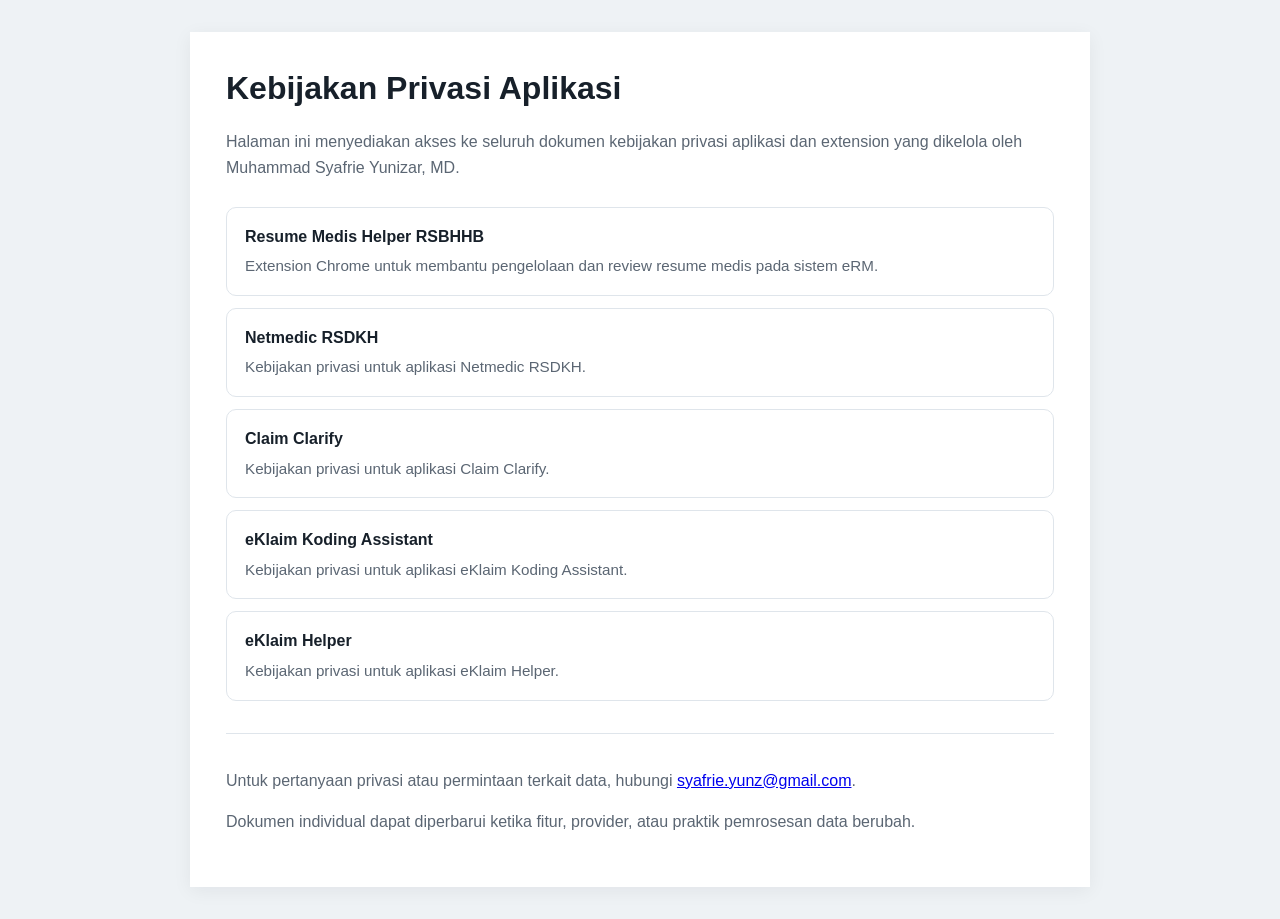
<file: index.html>
<!doctype html>
<html lang="id">
<head>
  <meta charset="utf-8">
  <meta name="viewport" content="width=device-width, initial-scale=1">
  <meta name="description" content="Kumpulan kebijakan privasi aplikasi dan extension yang dikelola Muhammad Syafrie Yunizar, MD.">
  <title>Kebijakan Privasi Aplikasi</title>
  <style>
    :root {
      color-scheme: light;
      --ink: #17202a;
      --muted: #5b6673;
      --line: #dfe5eb;
      --panel: #f5f8fa;
      --link: #075985;
    }
    * { box-sizing: border-box; }
    body {
      color: var(--ink);
      font-family: Arial, sans-serif;
      line-height: 1.6;
      margin: 0;
      background: #eef2f5;
    }
    main {
      background: #fff;
      margin: 32px auto;
      max-width: 900px;
      padding: 36px;
      box-shadow: 0 4px 18px rgba(15, 23, 42, .06);
    }
    h1 { margin-top: 0; line-height: 1.25; }
    .muted { color: var(--muted); }
    .policies { display: grid; gap: 12px; margin-top: 26px; }
    .policy {
      border: 1px solid var(--line);
      border-radius: 10px;
      display: block;
      padding: 16px 18px;
      text-decoration: none;
    }
    .policy:hover { background: var(--panel); }
    .policy strong { color: var(--ink); display: block; margin-bottom: 4px; }
    .policy span { color: var(--muted); font-size: .95rem; }
    footer {
      border-top: 1px solid var(--line);
      color: var(--muted);
      margin-top: 32px;
      padding-top: 18px;
    }
  </style>
</head>
<body>
  <main>
    <h1>Kebijakan Privasi Aplikasi</h1>
    <p class="muted">
      Halaman ini menyediakan akses ke seluruh dokumen kebijakan privasi aplikasi dan extension yang dikelola oleh Muhammad Syafrie Yunizar, MD.
    </p>

    <div class="policies">
      <a class="policy" href="./privacy-policy-resume-medis-maker.html">
        <strong>Resume Medis Helper RSBHHB</strong>
        <span>Extension Chrome untuk membantu pengelolaan dan review resume medis pada sistem eRM.</span>
      </a>
      <a class="policy" href="./privacy-policy-netmedic-rsdkh.html">
        <strong>Netmedic RSDKH</strong>
        <span>Kebijakan privasi untuk aplikasi Netmedic RSDKH.</span>
      </a>
      <a class="policy" href="./privacy-policy-claim-clarify.html">
        <strong>Claim Clarify</strong>
        <span>Kebijakan privasi untuk aplikasi Claim Clarify.</span>
      </a>
      <a class="policy" href="./privacy-policy-eklaim-koding-assistant.html">
        <strong>eKlaim Koding Assistant</strong>
        <span>Kebijakan privasi untuk aplikasi eKlaim Koding Assistant.</span>
      </a>
      <a class="policy" href="./privacy-policy-eklaim-helper.html">
        <strong>eKlaim Helper</strong>
        <span>Kebijakan privasi untuk aplikasi eKlaim Helper.</span>
      </a>
    </div>

    <footer>
      <p>Untuk pertanyaan privasi atau permintaan terkait data, hubungi <a href="mailto:syafrie.yunz@gmail.com">syafrie.yunz@gmail.com</a>.</p>
      <p>Dokumen individual dapat diperbarui ketika fitur, provider, atau praktik pemrosesan data berubah.</p>
    </footer>
  </main>
</body>
</html>
</file>
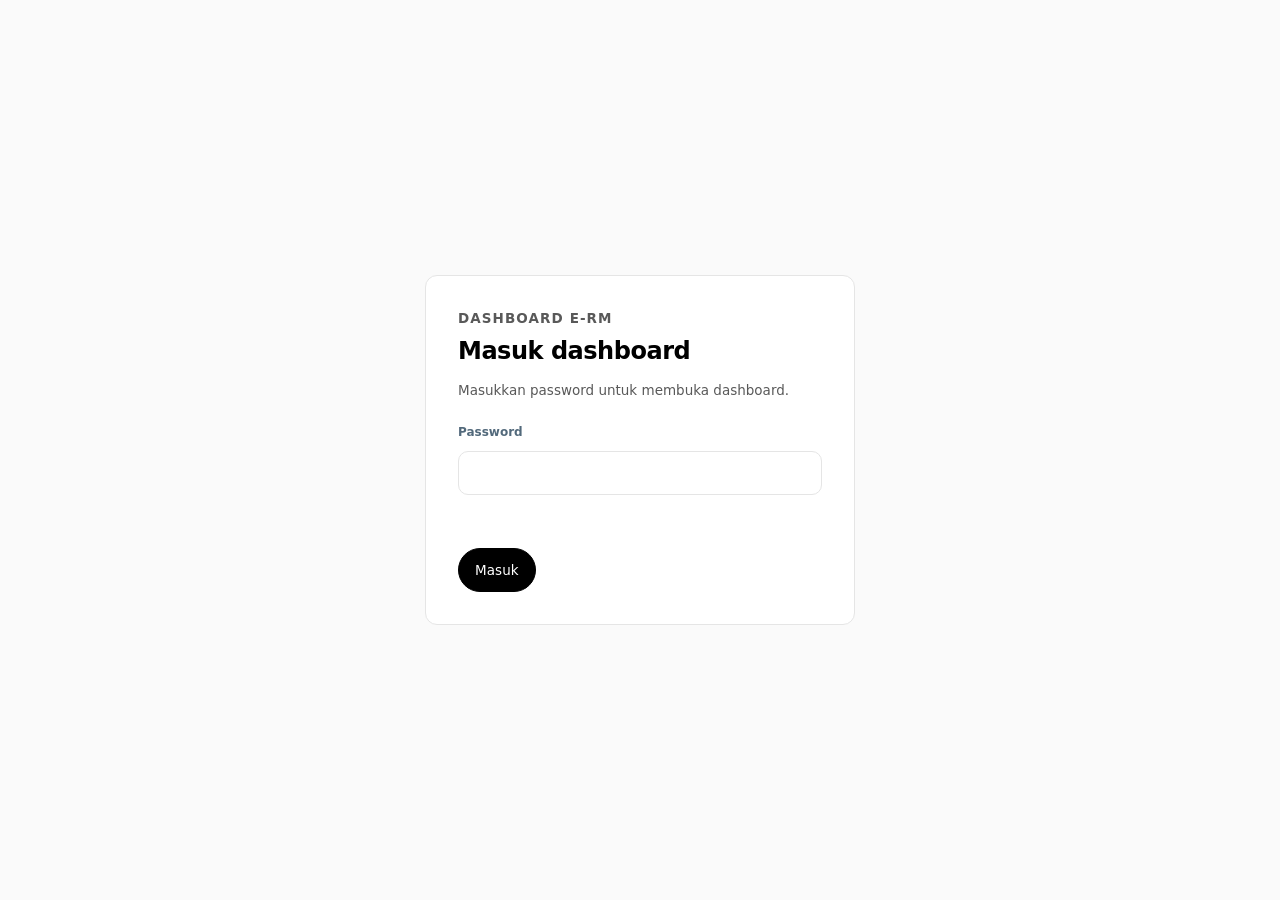
<file: dashboard-112026.html>
<!doctype html>
<html lang="id">
<head>
  <meta charset="utf-8">
  <meta name="viewport" content="width=device-width, initial-scale=1">
  <title>Dashboard Resume Medis</title>
  <link rel="stylesheet" href="dashboard.css?v=2.3.5">
  <link rel="stylesheet" href="dashboard-bw.css?v=1.0.0">
</head>
<body>
  <section id="login-screen" class="login-screen" aria-labelledby="login-title">
    <form id="login-form" class="login-card">
      <p class="eyebrow">DASHBOARD E-RM</p><h1 id="login-title">Masuk dashboard</h1>
      <p>Masukkan password untuk membuka dashboard.</p>
      <div class="settings-fields"><label id="login-email-label" hidden>Email akun pengelola<input id="login-email" name="username" type="email" autocomplete="username"></label><label>Password<input id="login-password" name="password" type="password" autocomplete="current-password" required></label></div>
      <p id="login-error" class="error" role="alert"></p><button class="button primary" type="submit">Masuk</button>

    </form>
  </section>
  <div class="shell" id="dashboard-shell" hidden>
    <header class="topbar">
      <div class="header-title"><button id="sidebar-toggle" class="sidebar-toggle" type="button" aria-label="Perluas navigasi" aria-expanded="false" aria-controls="sidebar">☰</button><span>Perkembangan Resume Medis</span></div>
      <div class="top-actions"><button id="dashboard-sep-toggle" class="button secondary" type="button" aria-pressed="false" title="Tandai nomor SEP yang tercatat di dashboard perangkat pada e-RM" hidden>💡 Tanda SEP: Mati</button><button id="logout" class="button secondary" type="button">Keluar</button><button class="button secondary" id="open-settings" type="button">Pengaturan</button></div>
    </header>
    <div class="app-layout">
      <aside id="sidebar" class="sidebar collapsed" aria-label="Navigasi dashboard">
        <nav class="sidebar-nav" aria-label="Halaman dashboard">
          <button id="nav-overview" class="nav-item active" type="button" aria-current="page" title="Dashboard utama"><span class="nav-icon" aria-hidden="true">👨‍⚕️</span><span class="nav-label">Dashboard utama</span></button>
          <button id="nav-doctors" class="nav-item" type="button" title="Kinerja per DPJP"><span class="nav-icon" aria-hidden="true">🩺</span><span class="nav-label">Kinerja per DPJP</span></button>
          <button id="nav-patients" class="nav-item" type="button" title="Rincian Pasien"><span class="nav-icon" aria-hidden="true">🚑</span><span class="nav-label">Rincian Pasien</span></button>
        </nav>
      </aside>
      <main id="dashboard-main">
        <div class="dashboard-controls controls">
          <label>Bulan pulang <input id="month" type="month"></label>
          <label id="source-label" hidden>Sumber data <select id="source"><option value="shared">Data bersama</option><option value="local">Perangkat ini (pengelola)</option></select></label>
          <button class="button secondary" id="refresh" type="button">Muat ulang</button><button class="button secondary" id="prepare-unfinished" type="button" hidden>Evaluasi Resume</button><button class="button primary" id="publish" type="button">Kirim ke Supabase</button>
        </div>
        <div class="notice"><span class="notice-dot" aria-hidden="true"></span><span id="source-caption">Data tersimpan di perangkat ini.</span></div>
        <p id="published-link" class="message" hidden>Tautan bulan ini: <a id="published-url" target="_blank" rel="noopener noreferrer"></a></p><p id="message" class="message" role="status" aria-live="polite"></p>
        <section id="overview-view" class="panel overview-panel" aria-labelledby="overview-heading">
          <div class="overview-heading"><h1 id="overview-heading">Dashboard utama</h1><span id="overview-count" class="count-pill">0 dokter</span></div>
          <p class="overview-note">Belum selesai mencakup resume belum ada dan yang belum diperiksa.</p>
          <table class="overview-table"><thead><tr><th>No.</th><th>Dokter DPJP</th><th>Resume selesai</th><th>Belum selesai</th></tr></thead><tbody id="overview-doctors"></tbody></table>
          <p class="empty" id="overview-empty" hidden>Belum ada data dokter untuk periode ini.</p>
        </section>
        <section id="doctors-view" aria-labelledby="doctors-heading" hidden>
          <section class="panel doctors-panel">
            <div class="section-heading"><div><p class="eyebrow">KINERJA DOKTER</p><h1 id="doctors-heading">Penyelesaian per DPJP</h1><p>Diurutkan berdasarkan persentase resume yang belum selesai, lalu jumlah berkas yang perlu dilengkapi.</p></div><div class="doctor-search-controls"><label class="search-label"><span class="sr-only">Cari nama dokter DPJP</span><input id="doctor-search" type="search" placeholder="Cari nama dokter" autocomplete="off"></label><span class="count-pill" id="doctor-count" aria-live="polite">0 dokter</span></div></div>
            <div class="table-wrap"><table class="doctor-table"><thead><tr><th>Dokter DPJP</th><th>Resume medis</th><th>Status kelengkapan berkas</th></tr></thead><tbody id="doctors"></tbody></table></div>
            <p class="empty" id="doctors-empty" hidden>Belum ada data dokter untuk periode ini.</p>
          </section>
          <section class="metrics" aria-label="Ringkasan bulan">
            <article class="metric"><span class="metric-label">Total pasien</span><strong id="total">0</strong><span class="metric-note">Pasien dalam periode</span></article>
            <article class="metric"><span class="metric-label">Resume selesai</span><strong id="done">0 <small>/ 0</small></strong><span class="metric-note" id="done-percent">0% dari seluruh pasien</span></article>
            <article class="metric"><span class="metric-label">Berkas lengkap</span><strong id="complete">0 <small>/ 0</small></strong><span class="metric-note">Dari pasien dengan resume selesai</span></article>
            <article class="metric"><span class="metric-label">Perlu dilengkapi</span><strong id="incomplete">0</strong><span class="metric-note">Resume selesai, berkas belum lengkap</span></article>
          </section>
        </section>
        <section id="patients-view" class="panel patients-panel" aria-labelledby="patients-heading" hidden>
          <div class="section-heading"><div><p class="eyebrow">RINCIAN PASIEN</p><h1 id="patients-heading" tabindex="-1">Daftar pasien</h1><p>Pilih judul kolom untuk mengurutkan data.</p></div><div class="patient-controls"><label class="search-label"><span class="sr-only">Cari pasien atau DPJP</span><input id="search" type="search" placeholder="Cari nama, SEP, RM, atau DPJP"></label><button id="undated" hidden class="button secondary" type="button">Tanggal belum tersedia <span id="undated-count">0</span></button></div></div>
          <div class="filter-bar" aria-label="Filter pasien">
            <details class="filter-menu" id="doctor-filter"><summary>Dokter DPJP <span id="doctor-filter-count">Semua</span></summary><div class="filter-popover"><label class="doctor-filter-search">Cari DPJP<input id="doctor-filter-search" type="search" autocomplete="off" aria-controls="doctor-filter-list"></label><div class="filter-list" id="doctor-filter-list"></div><p id="doctor-filter-no-match" class="doctor-filter-no-match" role="status" hidden>Tidak ada dokter yang cocok.</p><button class="filter-clear" type="button" data-clear-filter="doctor">Tampilkan semua</button></div></details>
            <details class="filter-menu" id="room-filter"><summary>Ruangan <span id="room-filter-count">Semua</span></summary><div class="filter-popover"><div class="filter-list" id="room-filter-list"></div><button class="filter-clear" type="button" data-clear-filter="room">Tampilkan semua</button></div></details>
            <label class="unfinished-filter"><input id="only-unfinished" type="checkbox"> Resume belum selesai</label>
            <form id="date-filter" class="date-range" aria-label="Filter rentang tanggal">
              <label>Jenis tanggal<select id="date-field"><option value="tglMasuk">Tanggal masuk</option><option value="tglPulang" selected>Tanggal pulang</option></select></label>
              <label>Dari<input id="date-from" type="date"></label><label>Sampai<input id="date-to" type="date"></label>
              <button type="submit" class="button primary" aria-label="Terapkan filter tanggal" title="Terapkan filter tanggal"><svg width="16" height="16" viewBox="0 0 24 24" fill="none" stroke="currentColor" stroke-width="2.2" stroke-linecap="round" aria-hidden="true" focusable="false"><circle cx="11" cy="11" r="7"></circle><path d="M20 20l-3.6-3.6"></path></svg></button>
              <button id="date-clear" type="button" class="button secondary">Hapus tanggal</button>
            </form>
            <div class="mobile-sort"><label>Urutkan<select id="mobile-sort"><option value="tglPulang">Tanggal pulang</option><option value="tglMasuk">Tanggal masuk</option><option value="ruangan">Ruangan</option><option value="dpjp">DPJP</option><option value="status">Resume medis</option><option value="completeness">Kelengkapan berkas</option></select></label><button id="mobile-direction" class="button secondary" type="button">Naik ↑</button></div>
            <span id="date-error" class="error" role="status"></span>
            <span id="patient-result-count" class="filter-result" aria-live="polite"></span>
          </div>
          <div class="table-wrap"><table class="patient-table"><thead><tr><th>No.</th><th data-sort-header="tglMasuk"><button class="sort-button" type="button" data-sort="tglMasuk">Masuk <span aria-hidden="true"></span></button></th><th data-sort-header="tglPulang"><button class="sort-button" type="button" data-sort="tglPulang">Pulang <span aria-hidden="true"></span></button></th><th>Nomor SEP</th><th>Nama</th><th>Nomor RM</th><th data-sort-header="ruangan"><button class="sort-button" type="button" data-sort="ruangan">Ruangan <span aria-hidden="true"></span></button></th><th data-sort-header="dpjp"><button class="sort-button" type="button" data-sort="dpjp">DPJP <span aria-hidden="true"></span></button></th><th data-sort-header="status"><button class="sort-button" type="button" data-sort="status">Resume medis <span aria-hidden="true"></span></button></th><th data-sort-header="completeness"><button class="sort-button" type="button" data-sort="completeness">Kelengkapan berkas <span aria-hidden="true"></span></button></th></tr></thead><tbody id="patients"></tbody></table></div>
          <p class="empty" id="patients-empty" hidden>Belum ada pasien pada tampilan ini.</p>
          <nav class="patient-pagination controls" aria-label="Halaman daftar pasien">
            <label>Pasien per halaman<select id="patient-page-size"><option>5</option><option selected>10</option><option>25</option><option>50</option><option>100</option></select></label>
            <button id="patient-prev" type="button" class="button secondary">Sebelumnya</button>
            <span id="patient-page-status" role="status"></span>
            <button id="patient-next" type="button" class="button secondary">Berikutnya</button>
          </nav>
        </section>
      </main>
    </div>
  </div>

  <dialog id="details-dialog" aria-labelledby="details-title"><div class="dialog-head"><div><p class="eyebrow">RINCIAN BERKAS</p><h2 id="details-title">Catatan</h2></div><button class="icon-button close-dialog" type="button" aria-label="Tutup">×</button></div><div id="details-body" class="details-body"></div><div class="dialog-footer"><button class="button secondary close-dialog" type="button">Tutup</button></div></dialog>
  <dialog id="settings-dialog" aria-labelledby="settings-title"><form id="settings-form"><div class="dialog-head"><div><p class="eyebrow">KONFIGURASI</p><h2 id="settings-title">Pengaturan Supabase</h2></div><button class="icon-button close-dialog" type="button" aria-label="Tutup">×</button></div><p class="settings-intro">Gunakan konfigurasi yang sama dengan pengguna lain untuk melihat data bersama.</p><div class="settings-fields"><label>Supabase URL<input id="settings-url" type="url" placeholder="https://project.supabase.co" autocomplete="url"></label><label>Anon Key<input id="settings-key" type="password" autocomplete="off"></label><label>Email akun pengelola Supabase<input id="settings-admin-email" type="email" autocomplete="off"></label><label>Identitas pengguna<input id="settings-user" type="text" autocomplete="name"></label><label>Password catatan lama <span>(opsional)</span><input id="settings-password" type="password" autocomplete="off"></label></div><p class="settings-warning">Anon Key tidak mengenali pengguna secara pribadi. Siapa pun yang memiliki key dan akses ke proyek dapat membaca data sesuai kebijakan Supabase.</p><p id="settings-error" class="error" role="alert"></p><div class="dialog-footer"><button class="button secondary close-dialog" type="button">Batal</button><button class="button primary" type="submit">Simpan pengaturan</button></div></form></dialog>

  <dialog id="publish-dialog"><form id="publish-form"><h2>Terbitkan dashboard</h2><p>Masukkan password dashboard saat ini. Untuk dashboard baru, masukkan password yang akan digunakan. Untuk mengganti password, isi juga password baru dan konfirmasinya.</p><div class="settings-fields"><label>Password saat ini atau untuk dashboard baru<input id="publish-password" type="password" required autocomplete="off"></label><label>Password baru (opsional, minimal 8 karakter)<input id="publish-new-password" type="password" autocomplete="new-password"></label><label>Konfirmasi password baru<input id="publish-confirm-password" type="password" autocomplete="new-password"></label></div><p id="publish-error" class="error" role="alert"></p><div class="dialog-footer"><button type="button" class="button secondary close-dialog">Batal</button><button type="submit" class="button primary">Enkripsi dan kirim</button></div></form></dialog>
  <dialog id="prepare-dialog" aria-labelledby="prepare-title"><form id="prepare-form"><h2 id="prepare-title">Evaluasi Resume</h2><p id="prepare-summary"></p><fieldset class="prepare-options"><legend>Pilih satu atau lebih</legend><label><input type="checkbox" name="evaluation" value="belum"> Sudah diperiksa, tapi belum ada resume</label><label><input type="checkbox" name="evaluation" value="pending"> Belum diperiksa</label><label><input type="checkbox" name="evaluation" value="dpjp"> DPJP kosong</label></fieldset><div class="settings-fields"><label>Email admin Supabase<input id="prepare-email" type="email" autocomplete="username" required></label><label>Password admin Supabase<input id="prepare-password" type="password" autocomplete="current-password" required></label></div><p id="prepare-error" class="error" role="alert"></p><div class="dialog-footer"><button type="button" class="button secondary close-dialog">Batal</button><button type="submit" class="button primary">Verifikasi dan siapkan</button></div></form></dialog>
  <script src="dashboard-config.js"></script><script src="dashboard-auth.js"></script><script src="dashboard-snapshot.js?v=20261118-session1"></script><script src="dashboard-core.js?v=2.3.4"></script><script src="dashboard.js?v=2.3.5"></script>
</body>
</html>
</file>
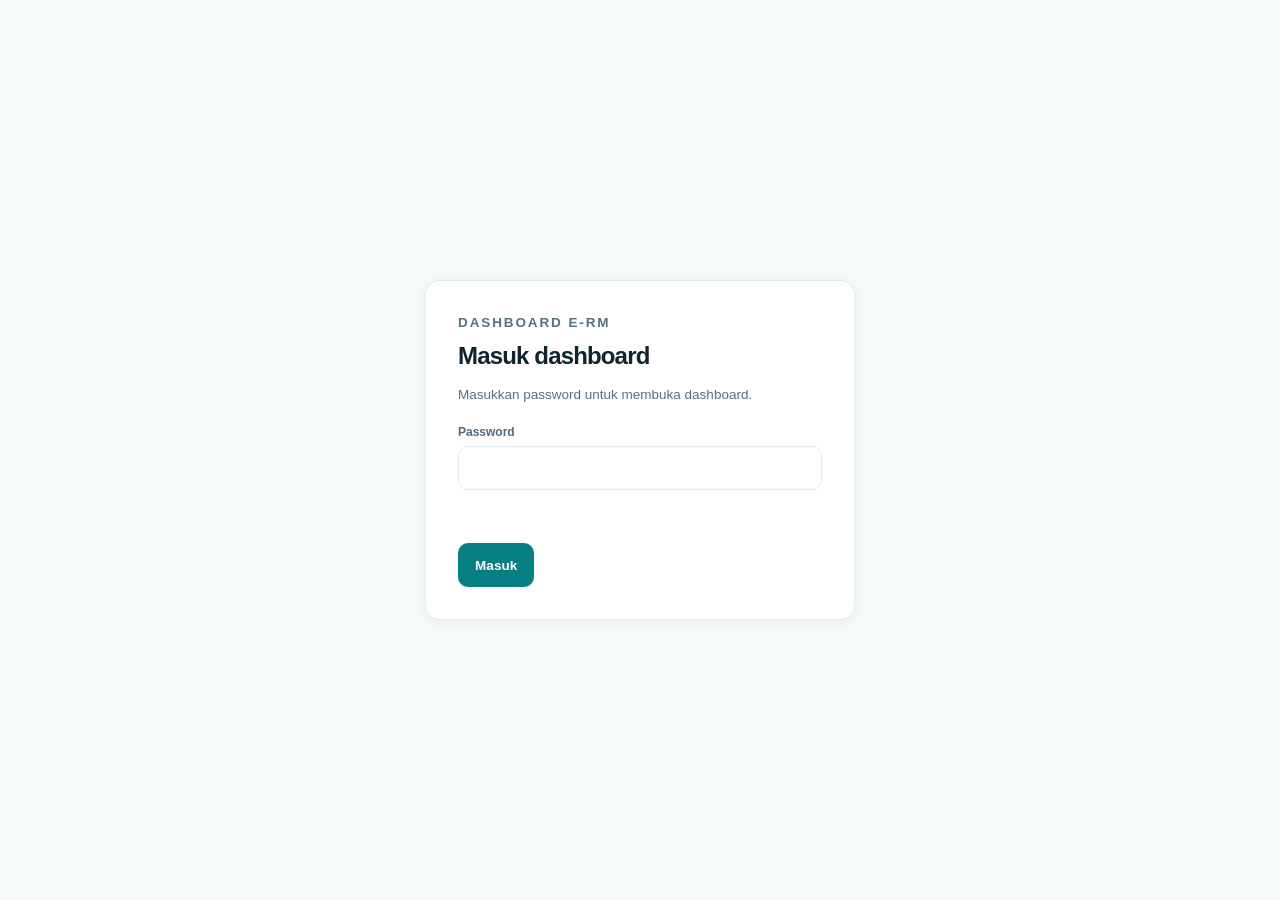
<file: dashboard.html>
<!doctype html>
<html lang="id">
<head>
  <meta charset="utf-8">
  <meta name="viewport" content="width=device-width, initial-scale=1">
  <title>Dashboard Resume Medis</title>
  <link rel="stylesheet" href="dashboard.css?v=2.3.5">
</head>
<body>
  <section id="login-screen" class="login-screen" aria-labelledby="login-title">
    <form id="login-form" class="login-card">
      <p class="eyebrow">DASHBOARD E-RM</p><h1 id="login-title">Masuk dashboard</h1>
      <p>Masukkan password untuk membuka dashboard.</p>
      <div class="settings-fields"><label id="login-email-label" hidden>Email akun pengelola<input id="login-email" name="username" type="email" autocomplete="username"></label><label>Password<input id="login-password" name="password" type="password" autocomplete="current-password" required></label></div>
      <p id="login-error" class="error" role="alert"></p><button class="button primary" type="submit">Masuk</button>

    </form>
  </section>
  <div class="shell" id="dashboard-shell" hidden>
    <header class="topbar">
      <div class="header-title"><button id="sidebar-toggle" class="sidebar-toggle" type="button" aria-label="Perluas navigasi" aria-expanded="false" aria-controls="sidebar">☰</button><span>Perkembangan Resume Medis</span></div>
      <div class="top-actions"><button id="dashboard-sep-toggle" class="button secondary" type="button" aria-pressed="false" title="Tandai nomor SEP yang tercatat di dashboard perangkat pada e-RM" hidden>💡 Tanda SEP: Mati</button><button id="logout" class="button secondary" type="button">Keluar</button><button class="button secondary" id="open-settings" type="button">Pengaturan</button></div>
    </header>
    <div class="app-layout">
      <aside id="sidebar" class="sidebar collapsed" aria-label="Navigasi dashboard">
        <nav class="sidebar-nav" aria-label="Halaman dashboard">
          <button id="nav-overview" class="nav-item active" type="button" aria-current="page" title="Dashboard utama"><span class="nav-icon" aria-hidden="true">👨‍⚕️</span><span class="nav-label">Dashboard utama</span></button>
          <button id="nav-doctors" class="nav-item" type="button" title="Kinerja per DPJP"><span class="nav-icon" aria-hidden="true">🩺</span><span class="nav-label">Kinerja per DPJP</span></button>
          <button id="nav-patients" class="nav-item" type="button" title="Rincian Pasien"><span class="nav-icon" aria-hidden="true">🚑</span><span class="nav-label">Rincian Pasien</span></button>
        </nav>
      </aside>
      <main id="dashboard-main">
        <div class="dashboard-controls controls">
          <label>Bulan pulang <input id="month" type="month"></label>
          <label id="source-label" hidden>Sumber data <select id="source"><option value="shared">Data bersama</option><option value="local">Perangkat ini (pengelola)</option></select></label>
          <button class="button secondary" id="refresh" type="button">Muat ulang</button><button class="button secondary" id="prepare-unfinished" type="button" hidden>Evaluasi Resume</button><button class="button primary" id="publish" type="button">Kirim ke Supabase</button>
        </div>
        <div class="notice"><span class="notice-dot" aria-hidden="true"></span><span id="source-caption">Data tersimpan di perangkat ini.</span></div>
        <p id="published-link" class="message" hidden>Tautan bulan ini: <a id="published-url" target="_blank" rel="noopener noreferrer"></a></p><p id="message" class="message" role="status" aria-live="polite"></p>
        <section id="overview-view" class="panel overview-panel" aria-labelledby="overview-heading">
          <div class="overview-heading"><h1 id="overview-heading">Dashboard utama</h1><span id="overview-count" class="count-pill">0 dokter</span></div>
          <p class="overview-note">Belum selesai mencakup resume belum ada dan yang belum diperiksa.</p>
          <table class="overview-table"><thead><tr><th>No.</th><th>Dokter DPJP</th><th>Resume selesai</th><th>Belum selesai</th></tr></thead><tbody id="overview-doctors"></tbody></table>
          <p class="empty" id="overview-empty" hidden>Belum ada data dokter untuk periode ini.</p>
        </section>
        <section id="doctors-view" aria-labelledby="doctors-heading" hidden>
          <section class="panel doctors-panel">
            <div class="section-heading"><div><p class="eyebrow">KINERJA DOKTER</p><h1 id="doctors-heading">Penyelesaian per DPJP</h1><p>Diurutkan berdasarkan persentase resume yang belum selesai, lalu jumlah berkas yang perlu dilengkapi.</p></div><div class="doctor-search-controls"><label class="search-label"><span class="sr-only">Cari nama dokter DPJP</span><input id="doctor-search" type="search" placeholder="Cari nama dokter" autocomplete="off"></label><span class="count-pill" id="doctor-count" aria-live="polite">0 dokter</span></div></div>
            <div class="table-wrap"><table class="doctor-table"><thead><tr><th>Dokter DPJP</th><th>Resume medis</th><th>Status kelengkapan berkas</th></tr></thead><tbody id="doctors"></tbody></table></div>
            <p class="empty" id="doctors-empty" hidden>Belum ada data dokter untuk periode ini.</p>
          </section>
          <section class="metrics" aria-label="Ringkasan bulan">
            <article class="metric"><span class="metric-label">Total pasien</span><strong id="total">0</strong><span class="metric-note">Pasien dalam periode</span></article>
            <article class="metric"><span class="metric-label">Resume selesai</span><strong id="done">0 <small>/ 0</small></strong><span class="metric-note" id="done-percent">0% dari seluruh pasien</span></article>
            <article class="metric"><span class="metric-label">Berkas lengkap</span><strong id="complete">0 <small>/ 0</small></strong><span class="metric-note">Dari pasien dengan resume selesai</span></article>
            <article class="metric"><span class="metric-label">Perlu dilengkapi</span><strong id="incomplete">0</strong><span class="metric-note">Resume selesai, berkas belum lengkap</span></article>
          </section>
        </section>
        <section id="patients-view" class="panel patients-panel" aria-labelledby="patients-heading" hidden>
          <div class="section-heading"><div><p class="eyebrow">RINCIAN PASIEN</p><h1 id="patients-heading" tabindex="-1">Daftar pasien</h1><p>Pilih judul kolom untuk mengurutkan data.</p></div><div class="patient-controls"><label class="search-label"><span class="sr-only">Cari pasien atau DPJP</span><input id="search" type="search" placeholder="Cari nama, SEP, RM, atau DPJP"></label><button id="undated" hidden class="button secondary" type="button">Tanggal belum tersedia <span id="undated-count">0</span></button></div></div>
          <div class="filter-bar" aria-label="Filter pasien">
            <details class="filter-menu" id="doctor-filter"><summary>Dokter DPJP <span id="doctor-filter-count">Semua</span></summary><div class="filter-popover"><label class="doctor-filter-search">Cari DPJP<input id="doctor-filter-search" type="search" autocomplete="off" aria-controls="doctor-filter-list"></label><div class="filter-list" id="doctor-filter-list"></div><p id="doctor-filter-no-match" class="doctor-filter-no-match" role="status" hidden>Tidak ada dokter yang cocok.</p><button class="filter-clear" type="button" data-clear-filter="doctor">Tampilkan semua</button></div></details>
            <details class="filter-menu" id="room-filter"><summary>Ruangan <span id="room-filter-count">Semua</span></summary><div class="filter-popover"><div class="filter-list" id="room-filter-list"></div><button class="filter-clear" type="button" data-clear-filter="room">Tampilkan semua</button></div></details>
            <label class="unfinished-filter"><input id="only-unfinished" type="checkbox"> Resume belum selesai</label>
            <form id="date-filter" class="date-range" aria-label="Filter rentang tanggal">
              <label>Jenis tanggal<select id="date-field"><option value="tglMasuk">Tanggal masuk</option><option value="tglPulang" selected>Tanggal pulang</option></select></label>
              <label>Dari<input id="date-from" type="date"></label><label>Sampai<input id="date-to" type="date"></label>
              <button type="submit" class="button primary" aria-label="Terapkan filter tanggal" title="Terapkan filter tanggal"><svg width="16" height="16" viewBox="0 0 24 24" fill="none" stroke="currentColor" stroke-width="2.2" stroke-linecap="round" aria-hidden="true" focusable="false"><circle cx="11" cy="11" r="7"></circle><path d="M20 20l-3.6-3.6"></path></svg></button>
              <button id="date-clear" type="button" class="button secondary">Hapus tanggal</button>
            </form>
            <div class="mobile-sort"><label>Urutkan<select id="mobile-sort"><option value="tglPulang">Tanggal pulang</option><option value="tglMasuk">Tanggal masuk</option><option value="ruangan">Ruangan</option><option value="dpjp">DPJP</option><option value="status">Resume medis</option><option value="completeness">Kelengkapan berkas</option></select></label><button id="mobile-direction" class="button secondary" type="button">Naik ↑</button></div>
            <span id="date-error" class="error" role="status"></span>
            <span id="patient-result-count" class="filter-result" aria-live="polite"></span>
          </div>
          <div class="table-wrap"><table class="patient-table"><thead><tr><th>No.</th><th data-sort-header="tglMasuk"><button class="sort-button" type="button" data-sort="tglMasuk">Masuk <span aria-hidden="true"></span></button></th><th data-sort-header="tglPulang"><button class="sort-button" type="button" data-sort="tglPulang">Pulang <span aria-hidden="true"></span></button></th><th>Nomor SEP</th><th>Nama</th><th>Nomor RM</th><th data-sort-header="ruangan"><button class="sort-button" type="button" data-sort="ruangan">Ruangan <span aria-hidden="true"></span></button></th><th data-sort-header="dpjp"><button class="sort-button" type="button" data-sort="dpjp">DPJP <span aria-hidden="true"></span></button></th><th data-sort-header="status"><button class="sort-button" type="button" data-sort="status">Resume medis <span aria-hidden="true"></span></button></th><th data-sort-header="completeness"><button class="sort-button" type="button" data-sort="completeness">Kelengkapan berkas <span aria-hidden="true"></span></button></th></tr></thead><tbody id="patients"></tbody></table></div>
          <p class="empty" id="patients-empty" hidden>Belum ada pasien pada tampilan ini.</p>
          <nav class="patient-pagination controls" aria-label="Halaman daftar pasien">
            <label>Pasien per halaman<select id="patient-page-size"><option>5</option><option selected>10</option><option>25</option><option>50</option><option>100</option></select></label>
            <button id="patient-prev" type="button" class="button secondary">Sebelumnya</button>
            <span id="patient-page-status" role="status"></span>
            <button id="patient-next" type="button" class="button secondary">Berikutnya</button>
          </nav>
        </section>
      </main>
    </div>
  </div>

  <dialog id="details-dialog" aria-labelledby="details-title"><div class="dialog-head"><div><p class="eyebrow">RINCIAN BERKAS</p><h2 id="details-title">Catatan</h2></div><button class="icon-button close-dialog" type="button" aria-label="Tutup">×</button></div><div id="details-body" class="details-body"></div><div class="dialog-footer"><button class="button secondary close-dialog" type="button">Tutup</button></div></dialog>
  <dialog id="settings-dialog" aria-labelledby="settings-title"><form id="settings-form"><div class="dialog-head"><div><p class="eyebrow">KONFIGURASI</p><h2 id="settings-title">Pengaturan Supabase</h2></div><button class="icon-button close-dialog" type="button" aria-label="Tutup">×</button></div><p class="settings-intro">Gunakan konfigurasi yang sama dengan pengguna lain untuk melihat data bersama.</p><div class="settings-fields"><label>Supabase URL<input id="settings-url" type="url" placeholder="https://project.supabase.co" autocomplete="url"></label><label>Anon Key<input id="settings-key" type="password" autocomplete="off"></label><label>Email akun pengelola Supabase<input id="settings-admin-email" type="email" autocomplete="off"></label><label>Identitas pengguna<input id="settings-user" type="text" autocomplete="name"></label><label>Password catatan lama <span>(opsional)</span><input id="settings-password" type="password" autocomplete="off"></label></div><p class="settings-warning">Anon Key tidak mengenali pengguna secara pribadi. Siapa pun yang memiliki key dan akses ke proyek dapat membaca data sesuai kebijakan Supabase.</p><p id="settings-error" class="error" role="alert"></p><div class="dialog-footer"><button class="button secondary close-dialog" type="button">Batal</button><button class="button primary" type="submit">Simpan pengaturan</button></div></form></dialog>

  <dialog id="publish-dialog"><form id="publish-form"><h2>Terbitkan dashboard</h2><p>Masukkan password dashboard saat ini. Untuk dashboard baru, masukkan password yang akan digunakan. Untuk mengganti password, isi juga password baru dan konfirmasinya.</p><div class="settings-fields"><label>Password saat ini atau untuk dashboard baru<input id="publish-password" type="password" required autocomplete="off"></label><label>Password baru (opsional, minimal 8 karakter)<input id="publish-new-password" type="password" autocomplete="new-password"></label><label>Konfirmasi password baru<input id="publish-confirm-password" type="password" autocomplete="new-password"></label></div><p id="publish-error" class="error" role="alert"></p><div class="dialog-footer"><button type="button" class="button secondary close-dialog">Batal</button><button type="submit" class="button primary">Enkripsi dan kirim</button></div></form></dialog>
  <dialog id="prepare-dialog" aria-labelledby="prepare-title"><form id="prepare-form"><h2 id="prepare-title">Evaluasi Resume</h2><p id="prepare-summary"></p><fieldset class="prepare-options"><legend>Pilih satu atau lebih</legend><label><input type="checkbox" name="evaluation" value="belum"> Sudah diperiksa, tapi belum ada resume</label><label><input type="checkbox" name="evaluation" value="pending"> Belum diperiksa</label><label><input type="checkbox" name="evaluation" value="dpjp"> DPJP kosong</label></fieldset><div class="settings-fields"><label>Email admin Supabase<input id="prepare-email" type="email" autocomplete="username" required></label><label>Password admin Supabase<input id="prepare-password" type="password" autocomplete="current-password" required></label></div><p id="prepare-error" class="error" role="alert"></p><div class="dialog-footer"><button type="button" class="button secondary close-dialog">Batal</button><button type="submit" class="button primary">Verifikasi dan siapkan</button></div></form></dialog>
  <script src="dashboard-config.js"></script><script src="dashboard-auth.js"></script><script src="dashboard-snapshot.js?v=20261118-session1"></script><script src="dashboard-core.js?v=2.3.4"></script><script src="dashboard.js?v=2.3.5"></script>
</body>
</html>
</file>
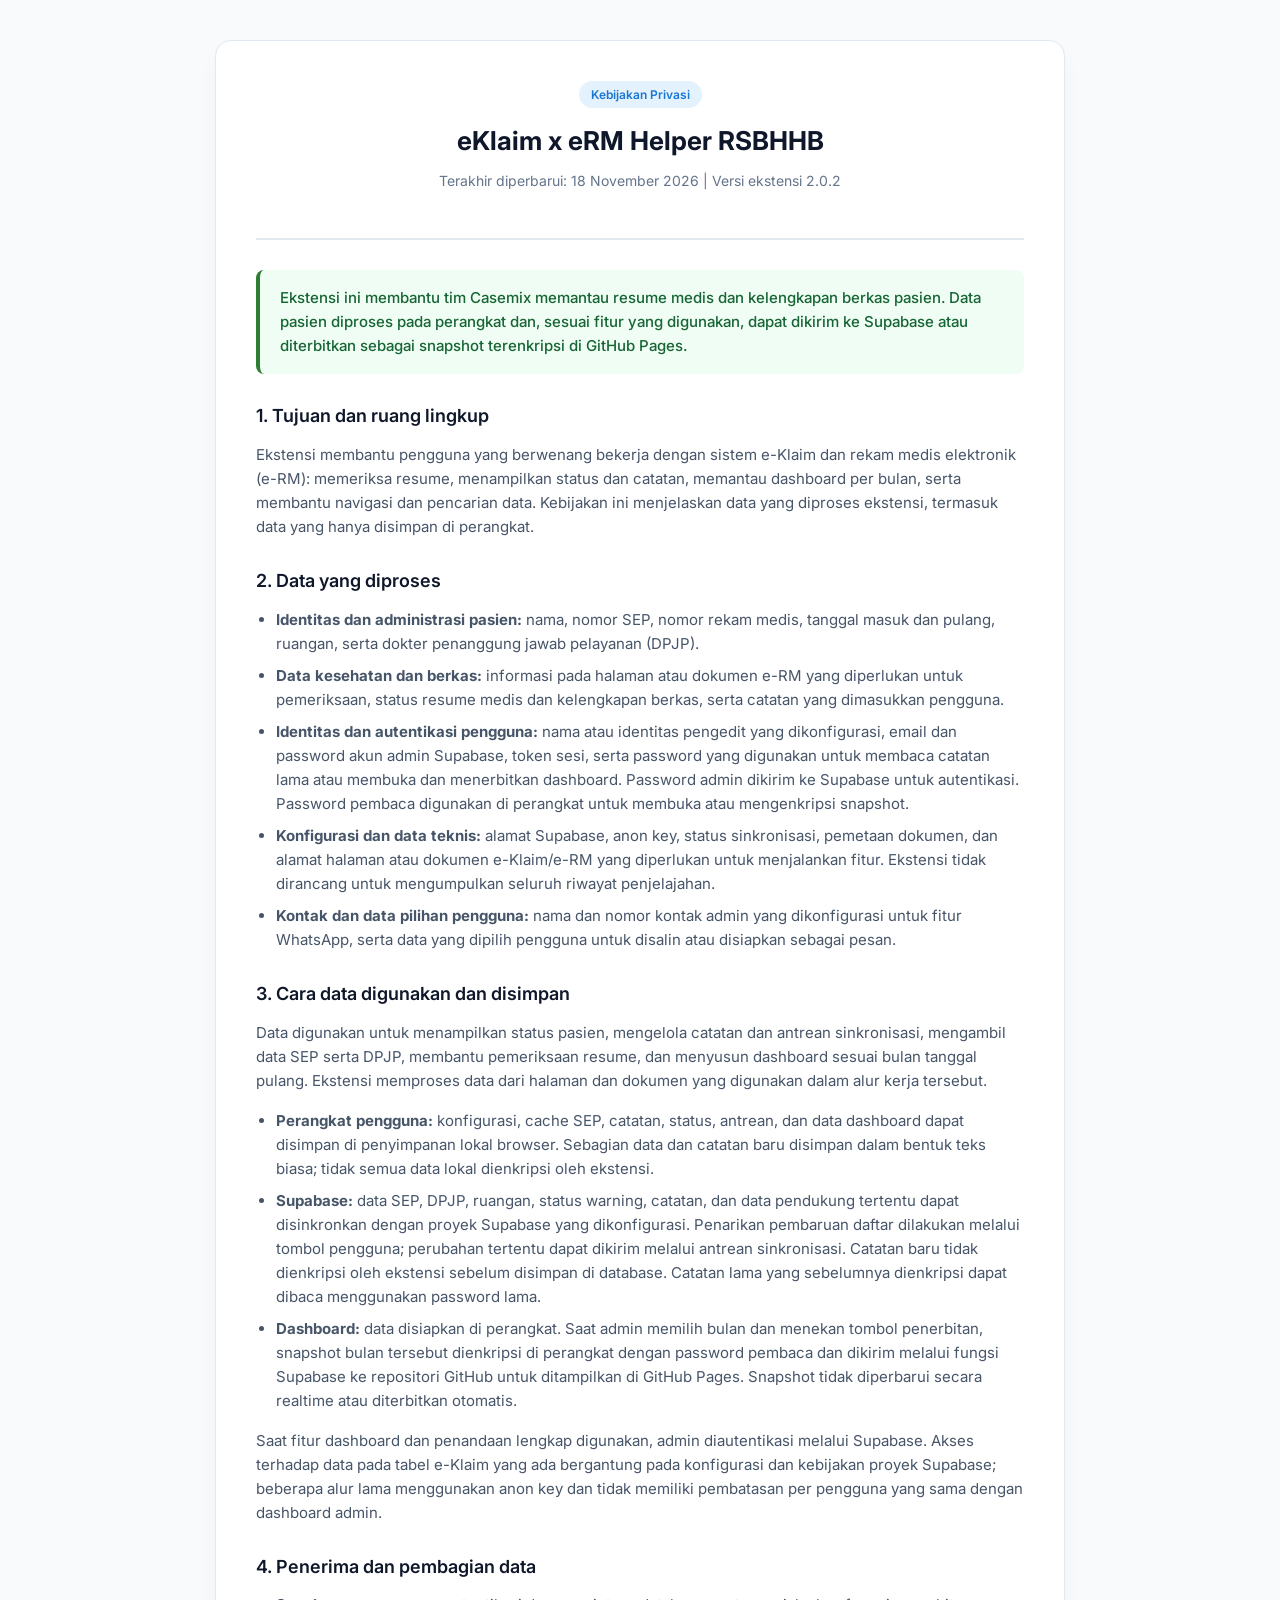
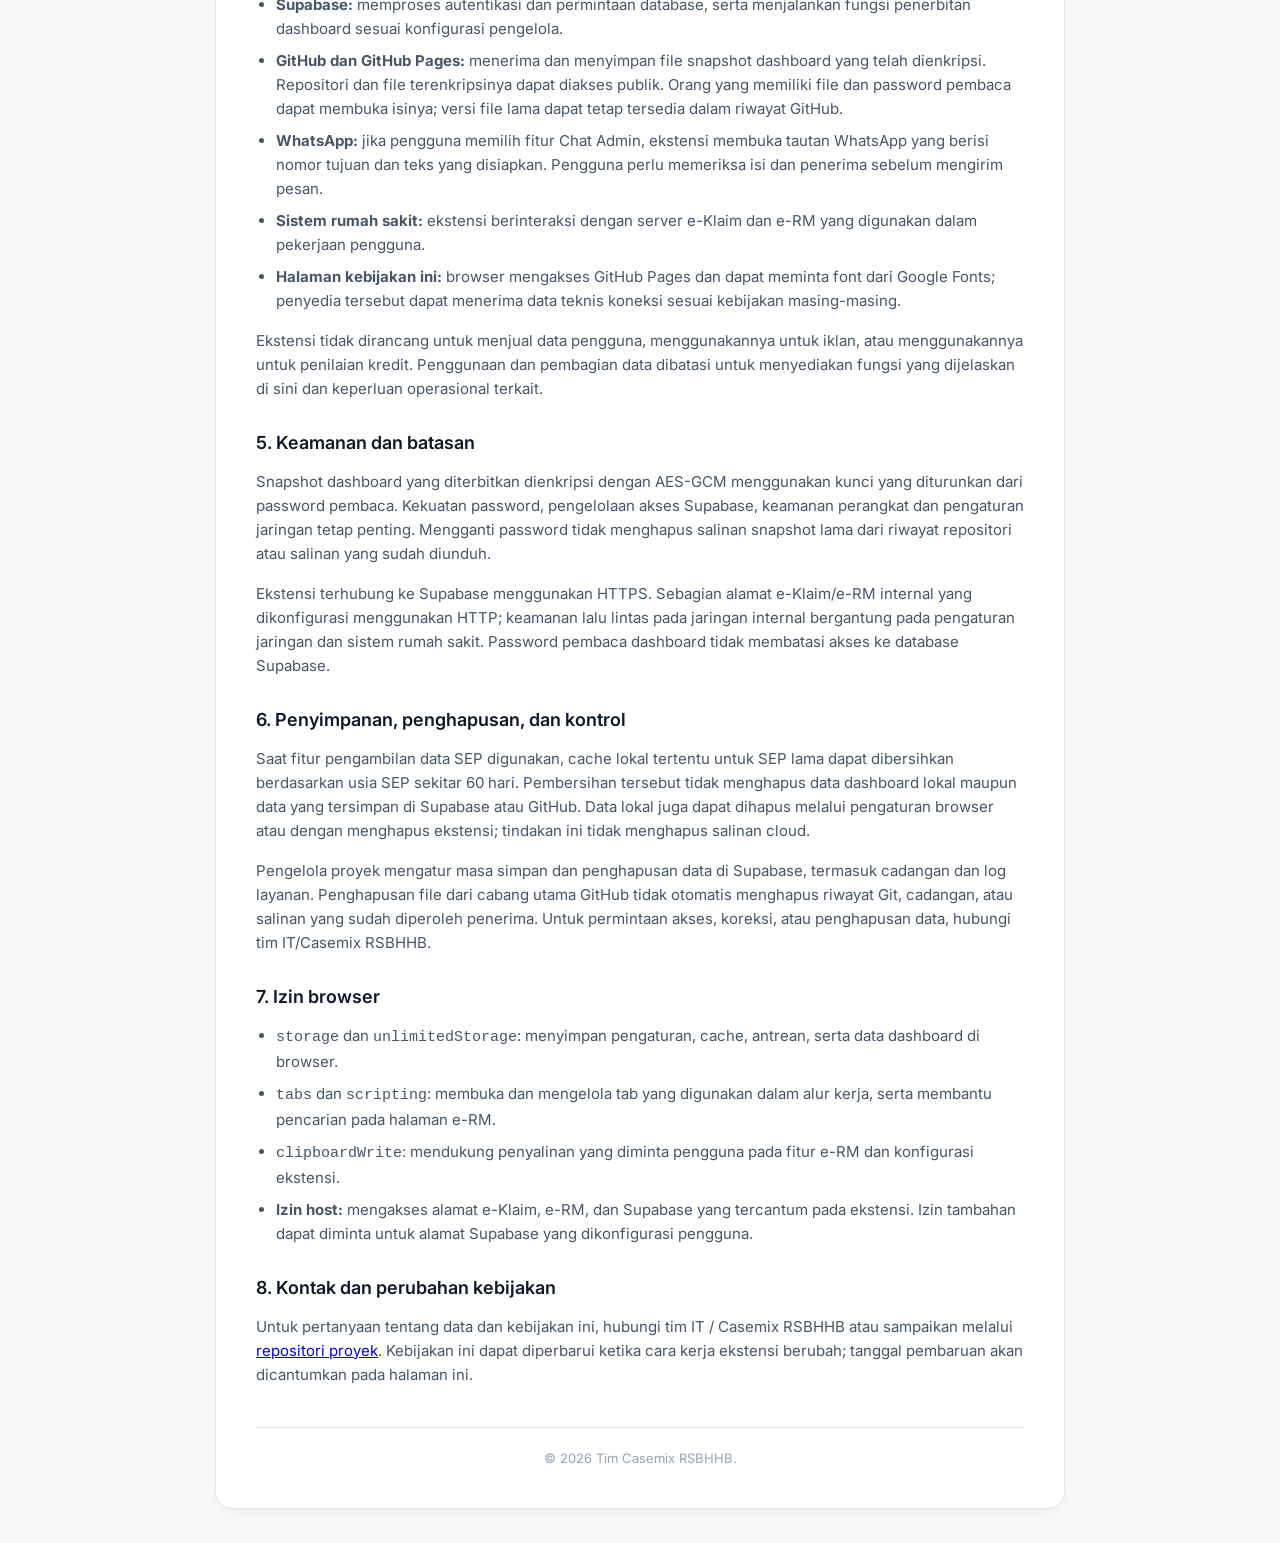
<file: privacy-policy-eklaim-helper.html>
<!DOCTYPE html>
<html lang="id">
<head>
    <meta charset="UTF-8">
    <meta name="viewport" content="width=device-width, initial-scale=1.0">
    <title>Kebijakan Privasi - eKlaim x eRM Helper RSBHHB</title>
    <link href="https://fonts.googleapis.com/css2?family=Inter:wght@300;400;500;600;700&display=swap" rel="stylesheet">
    <style>
        :root {
            --primary: #1976d2;
            --primary-dark: #0d47a1;
            --bg-color: #f8fafc;
            --card-bg: #ffffff;
            --text-color: #334155;
            --heading-color: #0f172a;
            --border-color: #e2e8f0;
            --accent-green: #2e7d32;
        }

        * {
            box-sizing: border-box;
            margin: 0;
            padding: 0;
        }

        body {
            font-family: 'Inter', sans-serif;
            background-color: var(--bg-color);
            color: var(--text-color);
            line-height: 1.6;
            padding: 40px 20px;
        }

        .container {
            max-width: 850px;
            margin: 0 auto;
            background: var(--card-bg);
            padding: 40px;
            border-radius: 16px;
            box-shadow: 0 10px 25px -5px rgba(0, 0, 0, 0.05), 0 8px 10px -6px rgba(0, 0, 0, 0.01);
            border: 1px solid var(--border-color);
        }

        .header {
            text-align: center;
            padding-bottom: 30px;
            border-bottom: 2px solid var(--border-color);
            margin-bottom: 30px;
        }

        .header h1 {
            color: var(--heading-color);
            font-size: 26px;
            font-weight: 700;
            margin-bottom: 8px;
        }

        .header p {
            color: #64748b;
            font-size: 14px;
        }

        .badge {
            display: inline-block;
            background: #e3f2fd;
            color: var(--primary);
            padding: 4px 12px;
            border-radius: 20px;
            font-size: 12px;
            font-weight: 600;
            margin-bottom: 12px;
        }

        h2 {
            color: var(--heading-color);
            font-size: 18px;
            font-weight: 600;
            margin-top: 28px;
            margin-bottom: 12px;
            display: flex;
            align-items: center;
            gap: 8px;
        }

        p, ul {
            margin-bottom: 16px;
            font-size: 15px;
            color: #475569;
        }

        ul {
            padding-left: 20px;
        }

        li {
            margin-bottom: 8px;
        }

        .highlight-box {
            background-color: #f0fdf4;
            border-left: 4px solid var(--accent-green);
            padding: 16px 20px;
            border-radius: 8px;
            margin: 20px 0;
        }

        .highlight-box p {
            color: #166534;
            margin-bottom: 0;
            font-weight: 500;
        }

        .footer {
            margin-top: 40px;
            padding-top: 20px;
            border-top: 1px solid var(--border-color);
            text-align: center;
            font-size: 13px;
            color: #94a3b8;
        }

        @media (max-width: 640px) {
            body {
                padding: 16px 10px;
            }
            .container {
                padding: 24px 16px;
            }
            .header h1 {
                font-size: 20px;
            }
        }
    </style>
</head>
<body>

<div class="container">
    <div class="header">
        <span class="badge">Kebijakan Privasi</span>
        <h1>eKlaim x eRM Helper RSBHHB</h1>
        <p>Terakhir diperbarui: 18 November 2026 | Versi ekstensi 2.0.2</p>
    </div>

    <div class="highlight-box">
        <p>Ekstensi ini membantu tim Casemix memantau resume medis dan kelengkapan berkas pasien. Data pasien diproses pada perangkat dan, sesuai fitur yang digunakan, dapat dikirim ke Supabase atau diterbitkan sebagai snapshot terenkripsi di GitHub Pages.</p>
    </div>

    <h2>1. Tujuan dan ruang lingkup</h2>
    <p>Ekstensi membantu pengguna yang berwenang bekerja dengan sistem e-Klaim dan rekam medis elektronik (e-RM): memeriksa resume, menampilkan status dan catatan, memantau dashboard per bulan, serta membantu navigasi dan pencarian data. Kebijakan ini menjelaskan data yang diproses ekstensi, termasuk data yang hanya disimpan di perangkat.</p>

    <h2>2. Data yang diproses</h2>
    <ul>
        <li><strong>Identitas dan administrasi pasien:</strong> nama, nomor SEP, nomor rekam medis, tanggal masuk dan pulang, ruangan, serta dokter penanggung jawab pelayanan (DPJP).</li>
        <li><strong>Data kesehatan dan berkas:</strong> informasi pada halaman atau dokumen e-RM yang diperlukan untuk pemeriksaan, status resume medis dan kelengkapan berkas, serta catatan yang dimasukkan pengguna.</li>
        <li><strong>Identitas dan autentikasi pengguna:</strong> nama atau identitas pengedit yang dikonfigurasi, email dan password akun admin Supabase, token sesi, serta password yang digunakan untuk membaca catatan lama atau membuka dan menerbitkan dashboard. Password admin dikirim ke Supabase untuk autentikasi. Password pembaca digunakan di perangkat untuk membuka atau mengenkripsi snapshot.</li>
        <li><strong>Konfigurasi dan data teknis:</strong> alamat Supabase, anon key, status sinkronisasi, pemetaan dokumen, dan alamat halaman atau dokumen e-Klaim/e-RM yang diperlukan untuk menjalankan fitur. Ekstensi tidak dirancang untuk mengumpulkan seluruh riwayat penjelajahan.</li>
        <li><strong>Kontak dan data pilihan pengguna:</strong> nama dan nomor kontak admin yang dikonfigurasi untuk fitur WhatsApp, serta data yang dipilih pengguna untuk disalin atau disiapkan sebagai pesan.</li>
    </ul>

    <h2>3. Cara data digunakan dan disimpan</h2>
    <p>Data digunakan untuk menampilkan status pasien, mengelola catatan dan antrean sinkronisasi, mengambil data SEP serta DPJP, membantu pemeriksaan resume, dan menyusun dashboard sesuai bulan tanggal pulang. Ekstensi memproses data dari halaman dan dokumen yang digunakan dalam alur kerja tersebut.</p>
    <ul>
        <li><strong>Perangkat pengguna:</strong> konfigurasi, cache SEP, catatan, status, antrean, dan data dashboard dapat disimpan di penyimpanan lokal browser. Sebagian data dan catatan baru disimpan dalam bentuk teks biasa; tidak semua data lokal dienkripsi oleh ekstensi.</li>
        <li><strong>Supabase:</strong> data SEP, DPJP, ruangan, status warning, catatan, dan data pendukung tertentu dapat disinkronkan dengan proyek Supabase yang dikonfigurasi. Penarikan pembaruan daftar dilakukan melalui tombol pengguna; perubahan tertentu dapat dikirim melalui antrean sinkronisasi. Catatan baru tidak dienkripsi oleh ekstensi sebelum disimpan di database. Catatan lama yang sebelumnya dienkripsi dapat dibaca menggunakan password lama.</li>
        <li><strong>Dashboard:</strong> data disiapkan di perangkat. Saat admin memilih bulan dan menekan tombol penerbitan, snapshot bulan tersebut dienkripsi di perangkat dengan password pembaca dan dikirim melalui fungsi Supabase ke repositori GitHub untuk ditampilkan di GitHub Pages. Snapshot tidak diperbarui secara realtime atau diterbitkan otomatis.</li>
    </ul>
    <p>Saat fitur dashboard dan penandaan lengkap digunakan, admin diautentikasi melalui Supabase. Akses terhadap data pada tabel e-Klaim yang ada bergantung pada konfigurasi dan kebijakan proyek Supabase; beberapa alur lama menggunakan anon key dan tidak memiliki pembatasan per pengguna yang sama dengan dashboard admin.</p>

    <h2>4. Penerima dan pembagian data</h2>
    <ul>
        <li><strong>Supabase:</strong> memproses autentikasi dan permintaan database, serta menjalankan fungsi penerbitan dashboard sesuai konfigurasi pengelola.</li>
        <li><strong>GitHub dan GitHub Pages:</strong> menerima dan menyimpan file snapshot dashboard yang telah dienkripsi. Repositori dan file terenkripsinya dapat diakses publik. Orang yang memiliki file dan password pembaca dapat membuka isinya; versi file lama dapat tetap tersedia dalam riwayat GitHub.</li>
        <li><strong>WhatsApp:</strong> jika pengguna memilih fitur Chat Admin, ekstensi membuka tautan WhatsApp yang berisi nomor tujuan dan teks yang disiapkan. Pengguna perlu memeriksa isi dan penerima sebelum mengirim pesan.</li>
        <li><strong>Sistem rumah sakit:</strong> ekstensi berinteraksi dengan server e-Klaim dan e-RM yang digunakan dalam pekerjaan pengguna.</li>
        <li><strong>Halaman kebijakan ini:</strong> browser mengakses GitHub Pages dan dapat meminta font dari Google Fonts; penyedia tersebut dapat menerima data teknis koneksi sesuai kebijakan masing-masing.</li>
    </ul>
    <p>Ekstensi tidak dirancang untuk menjual data pengguna, menggunakannya untuk iklan, atau menggunakannya untuk penilaian kredit. Penggunaan dan pembagian data dibatasi untuk menyediakan fungsi yang dijelaskan di sini dan keperluan operasional terkait.</p>

    <h2>5. Keamanan dan batasan</h2>
    <p>Snapshot dashboard yang diterbitkan dienkripsi dengan AES-GCM menggunakan kunci yang diturunkan dari password pembaca. Kekuatan password, pengelolaan akses Supabase, keamanan perangkat dan pengaturan jaringan tetap penting. Mengganti password tidak menghapus salinan snapshot lama dari riwayat repositori atau salinan yang sudah diunduh.</p>
    <p>Ekstensi terhubung ke Supabase menggunakan HTTPS. Sebagian alamat e-Klaim/e-RM internal yang dikonfigurasi menggunakan HTTP; keamanan lalu lintas pada jaringan internal bergantung pada pengaturan jaringan dan sistem rumah sakit. Password pembaca dashboard tidak membatasi akses ke database Supabase.</p>

    <h2>6. Penyimpanan, penghapusan, dan kontrol</h2>
    <p>Saat fitur pengambilan data SEP digunakan, cache lokal tertentu untuk SEP lama dapat dibersihkan berdasarkan usia SEP sekitar 60 hari. Pembersihan tersebut tidak menghapus data dashboard lokal maupun data yang tersimpan di Supabase atau GitHub. Data lokal juga dapat dihapus melalui pengaturan browser atau dengan menghapus ekstensi; tindakan ini tidak menghapus salinan cloud.</p>
    <p>Pengelola proyek mengatur masa simpan dan penghapusan data di Supabase, termasuk cadangan dan log layanan. Penghapusan file dari cabang utama GitHub tidak otomatis menghapus riwayat Git, cadangan, atau salinan yang sudah diperoleh penerima. Untuk permintaan akses, koreksi, atau penghapusan data, hubungi tim IT/Casemix RSBHHB.</p>

    <h2>7. Izin browser</h2>
    <ul>
        <li><code>storage</code> dan <code>unlimitedStorage</code>: menyimpan pengaturan, cache, antrean, serta data dashboard di browser.</li>
        <li><code>tabs</code> dan <code>scripting</code>: membuka dan mengelola tab yang digunakan dalam alur kerja, serta membantu pencarian pada halaman e-RM.</li>
        <li><code>clipboardWrite</code>: mendukung penyalinan yang diminta pengguna pada fitur e-RM dan konfigurasi ekstensi.</li>
        <li><strong>Izin host:</strong> mengakses alamat e-Klaim, e-RM, dan Supabase yang tercantum pada ekstensi. Izin tambahan dapat diminta untuk alamat Supabase yang dikonfigurasi pengguna.</li>
    </ul>

    <h2>8. Kontak dan perubahan kebijakan</h2>
    <p>Untuk pertanyaan tentang data dan kebijakan ini, hubungi tim IT / Casemix RSBHHB atau sampaikan melalui <a href="https://github.com/syafrieyunizar/eklaim-helper">repositori proyek</a>. Kebijakan ini dapat diperbarui ketika cara kerja ekstensi berubah; tanggal pembaruan akan dicantumkan pada halaman ini.</p>

    <div class="footer">
        &copy; 2026 Tim Casemix RSBHHB.
    </div>
</div>

</body>
</html>
</file>
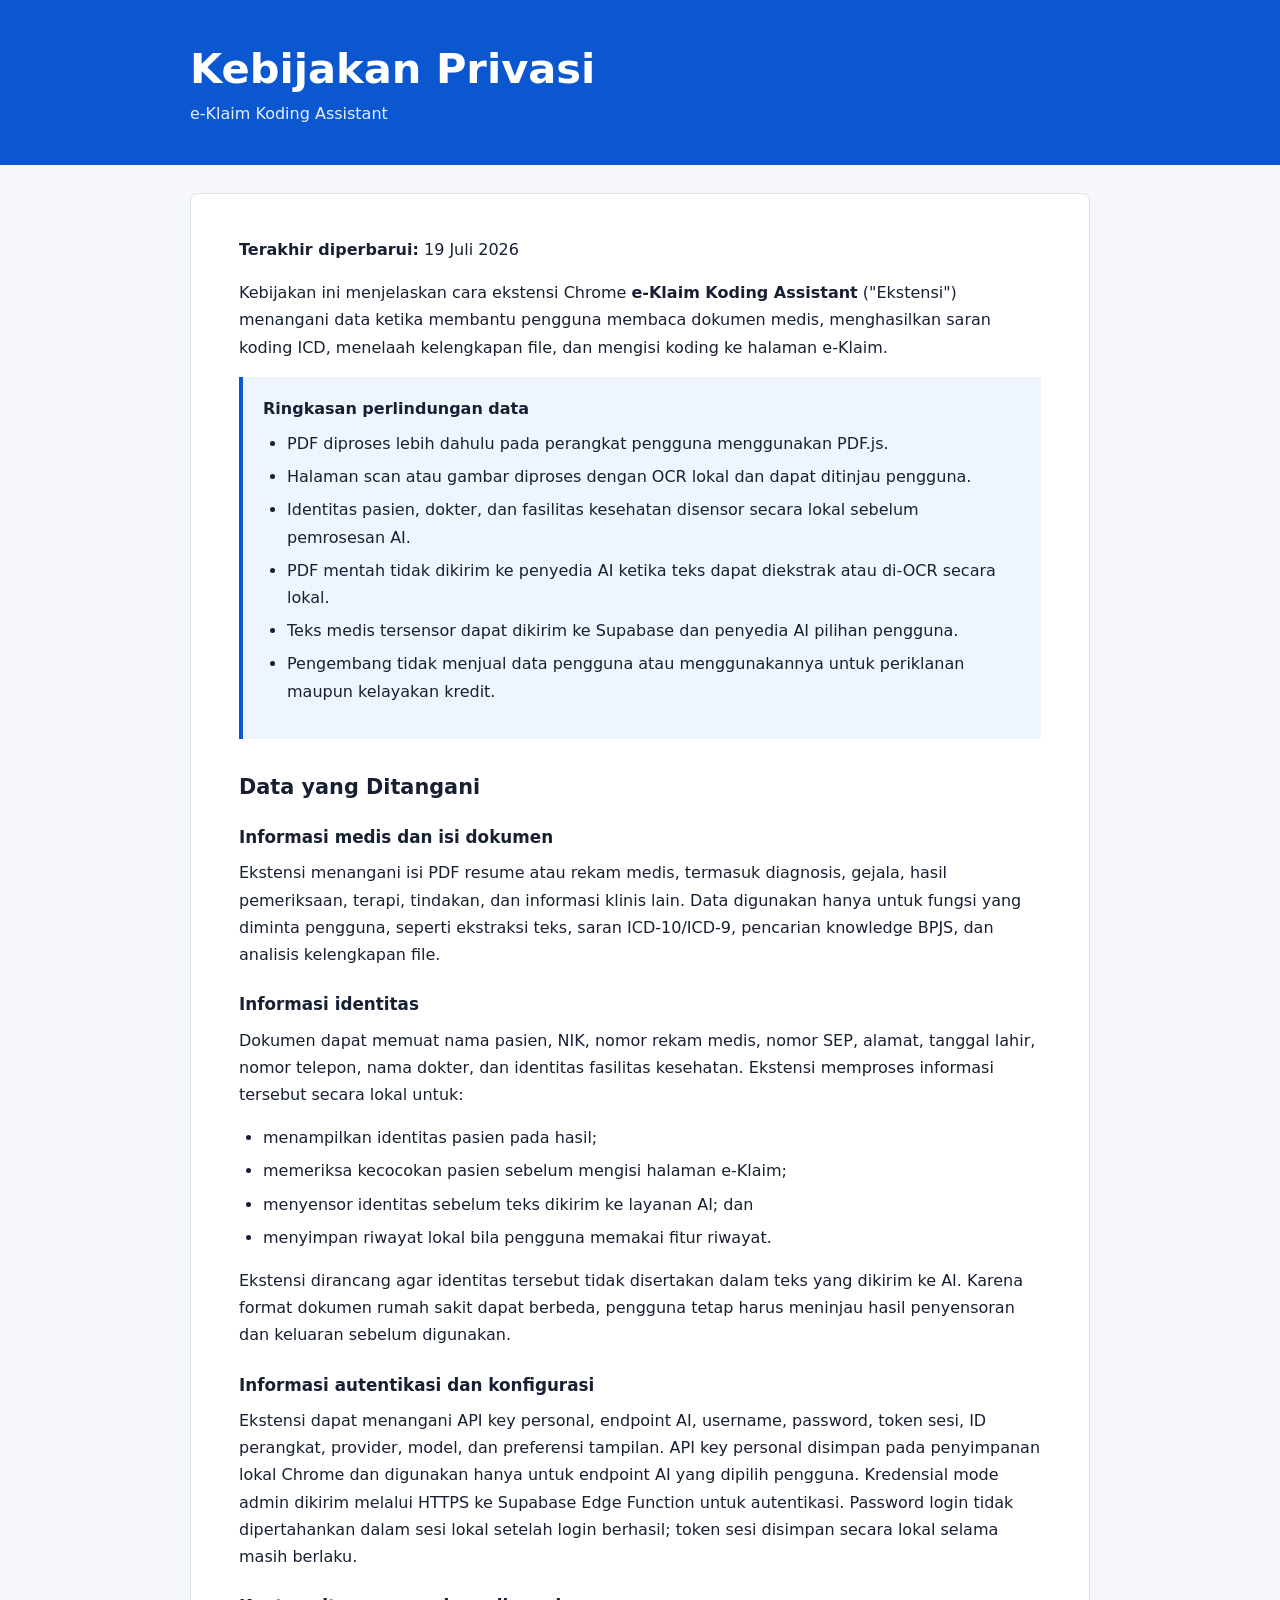
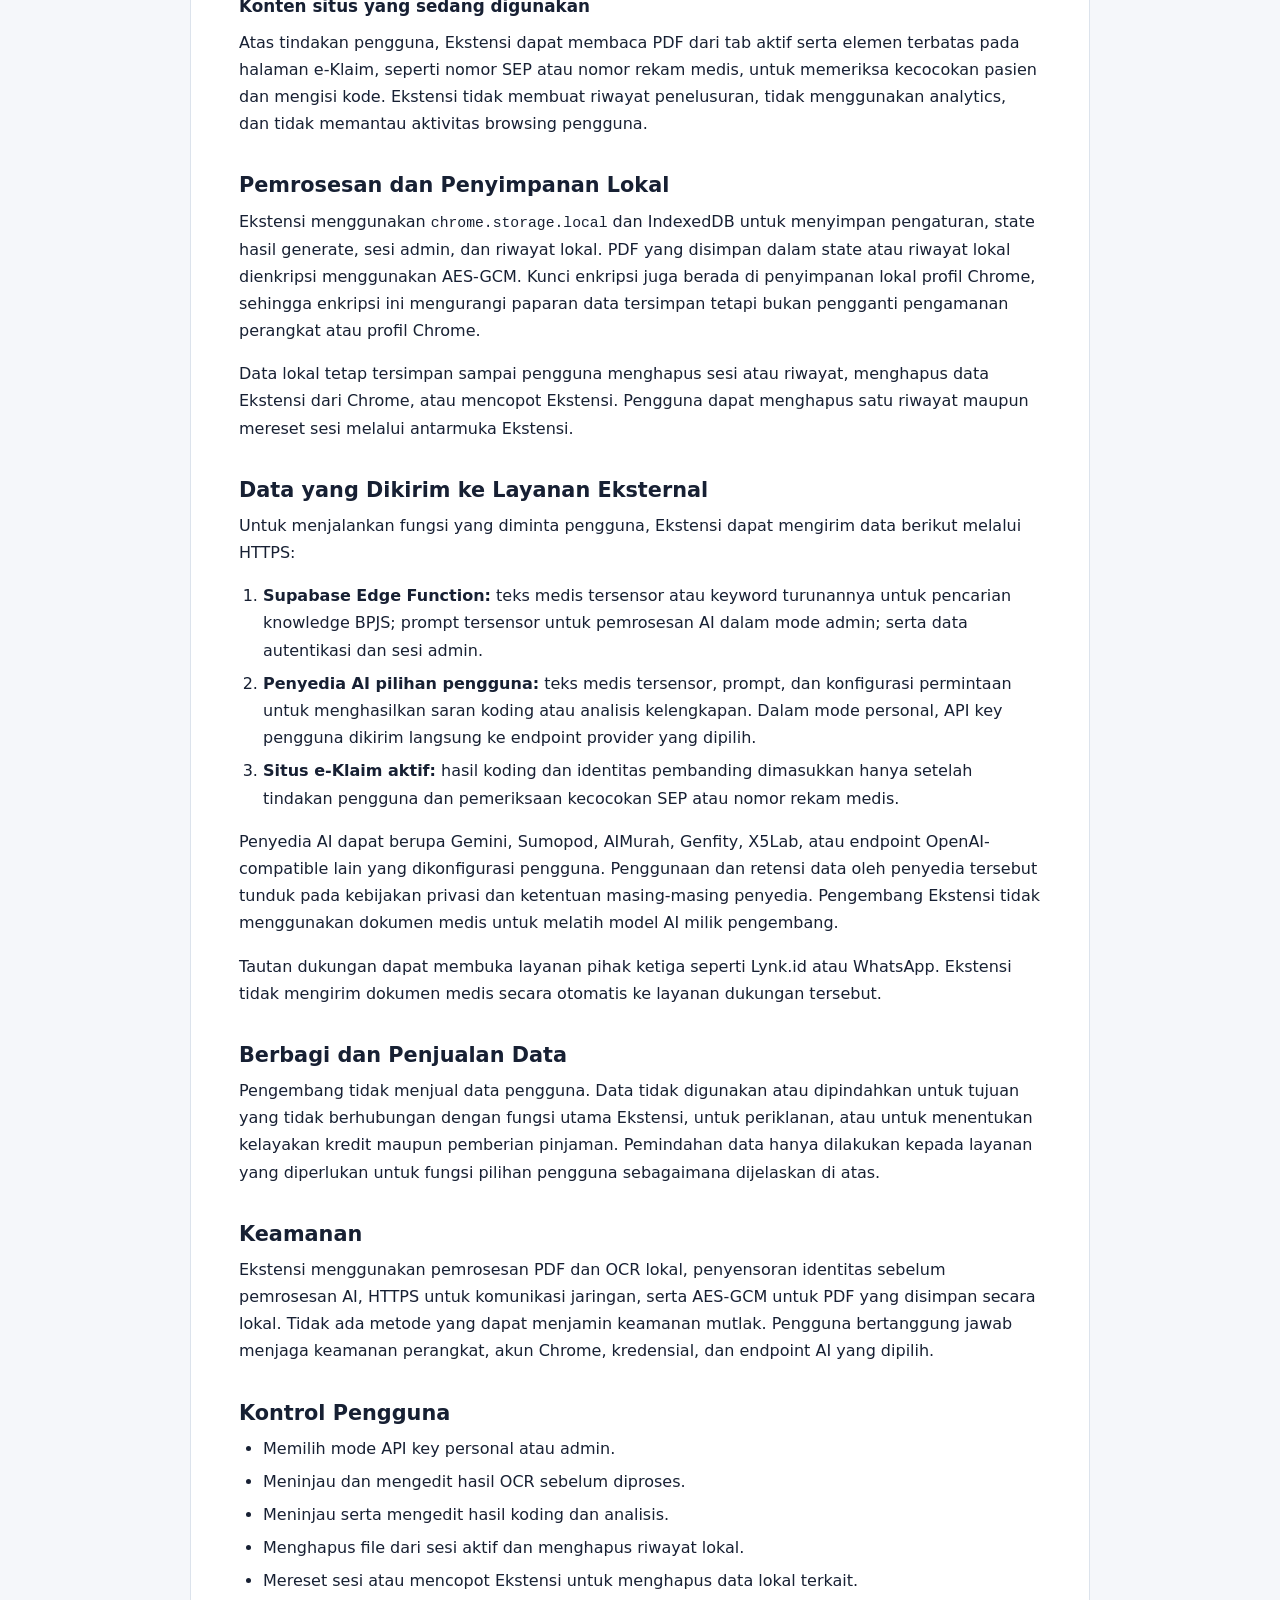
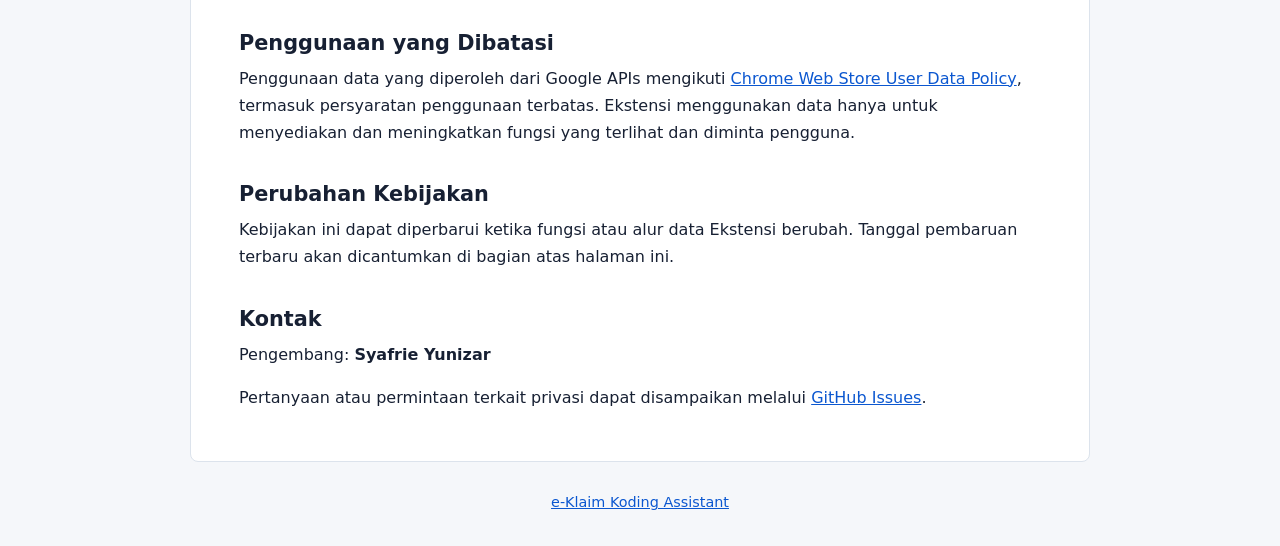
<file: privacy-policy-eklaim-koding-assistant.html>
<!doctype html>
<html lang="id">
<head>
  <meta charset="utf-8">
  <meta name="viewport" content="width=device-width, initial-scale=1">
  <meta name="description" content="Kebijakan Privasi e-Klaim Koding Assistant">
  <title>Kebijakan Privasi | e-Klaim Koding Assistant</title>
  <style>
    :root {
      color-scheme: light;
      --blue: #0b57d0;
      --ink: #172033;
      --muted: #5f6b7a;
      --line: #dce3ec;
      --soft: #eef5ff;
      --page: #f5f7fa;
    }

    * { box-sizing: border-box; }

    body {
      margin: 0;
      color: var(--ink);
      background: var(--page);
      font: 16px/1.7 system-ui, -apple-system, BlinkMacSystemFont, "Segoe UI", sans-serif;
    }

    header {
      color: #fff;
      background: var(--blue);
    }

    .header-inner,
    main,
    footer {
      width: min(900px, calc(100% - 32px));
      margin: 0 auto;
    }

    .header-inner { padding: 44px 0 38px; }

    h1 {
      margin: 0 0 6px;
      font-size: clamp(1.8rem, 5vw, 2.6rem);
      line-height: 1.2;
      letter-spacing: 0;
    }

    header p { margin: 0; opacity: .9; }

    main {
      margin-top: 28px;
      margin-bottom: 28px;
      padding: 34px clamp(20px, 5vw, 48px);
      background: #fff;
      border: 1px solid var(--line);
      border-radius: 8px;
    }

    .summary {
      margin: 0 0 30px;
      padding: 18px 20px;
      background: var(--soft);
      border-left: 4px solid var(--blue);
    }

    h2 {
      margin: 34px 0 8px;
      font-size: 1.3rem;
      line-height: 1.35;
      letter-spacing: 0;
    }

    h3 {
      margin: 22px 0 6px;
      font-size: 1.05rem;
      letter-spacing: 0;
    }

    p, ul, ol { margin-top: 8px; }
    ul, ol { padding-left: 24px; }
    li + li { margin-top: 6px; }
    a { color: var(--blue); }
    code { font-size: .92em; }

    footer {
      padding: 0 0 32px;
      color: var(--muted);
      font-size: .9rem;
      text-align: center;
    }

    @media (max-width: 540px) {
      .header-inner { padding: 32px 0 28px; }
      main { margin-top: 16px; padding: 24px 20px; }
    }
  </style>
</head>
<body>
  <header>
    <div class="header-inner">
      <h1>Kebijakan Privasi</h1>
      <p>e-Klaim Koding Assistant</p>
    </div>
  </header>

  <main>
    <p><strong>Terakhir diperbarui:</strong> 19 Juli 2026</p>

    <p>Kebijakan ini menjelaskan cara ekstensi Chrome <strong>e-Klaim Koding Assistant</strong> ("Ekstensi") menangani data ketika membantu pengguna membaca dokumen medis, menghasilkan saran koding ICD, menelaah kelengkapan file, dan mengisi koding ke halaman e-Klaim.</p>

    <div class="summary">
      <strong>Ringkasan perlindungan data</strong>
      <ul>
        <li>PDF diproses lebih dahulu pada perangkat pengguna menggunakan PDF.js.</li>
        <li>Halaman scan atau gambar diproses dengan OCR lokal dan dapat ditinjau pengguna.</li>
        <li>Identitas pasien, dokter, dan fasilitas kesehatan disensor secara lokal sebelum pemrosesan AI.</li>
        <li>PDF mentah tidak dikirim ke penyedia AI ketika teks dapat diekstrak atau di-OCR secara lokal.</li>
        <li>Teks medis tersensor dapat dikirim ke Supabase dan penyedia AI pilihan pengguna.</li>
        <li>Pengembang tidak menjual data pengguna atau menggunakannya untuk periklanan maupun kelayakan kredit.</li>
      </ul>
    </div>

    <h2>Data yang Ditangani</h2>

    <h3>Informasi medis dan isi dokumen</h3>
    <p>Ekstensi menangani isi PDF resume atau rekam medis, termasuk diagnosis, gejala, hasil pemeriksaan, terapi, tindakan, dan informasi klinis lain. Data digunakan hanya untuk fungsi yang diminta pengguna, seperti ekstraksi teks, saran ICD-10/ICD-9, pencarian knowledge BPJS, dan analisis kelengkapan file.</p>

    <h3>Informasi identitas</h3>
    <p>Dokumen dapat memuat nama pasien, NIK, nomor rekam medis, nomor SEP, alamat, tanggal lahir, nomor telepon, nama dokter, dan identitas fasilitas kesehatan. Ekstensi memproses informasi tersebut secara lokal untuk:</p>
    <ul>
      <li>menampilkan identitas pasien pada hasil;</li>
      <li>memeriksa kecocokan pasien sebelum mengisi halaman e-Klaim;</li>
      <li>menyensor identitas sebelum teks dikirim ke layanan AI; dan</li>
      <li>menyimpan riwayat lokal bila pengguna memakai fitur riwayat.</li>
    </ul>
    <p>Ekstensi dirancang agar identitas tersebut tidak disertakan dalam teks yang dikirim ke AI. Karena format dokumen rumah sakit dapat berbeda, pengguna tetap harus meninjau hasil penyensoran dan keluaran sebelum digunakan.</p>

    <h3>Informasi autentikasi dan konfigurasi</h3>
    <p>Ekstensi dapat menangani API key personal, endpoint AI, username, password, token sesi, ID perangkat, provider, model, dan preferensi tampilan. API key personal disimpan pada penyimpanan lokal Chrome dan digunakan hanya untuk endpoint AI yang dipilih pengguna. Kredensial mode admin dikirim melalui HTTPS ke Supabase Edge Function untuk autentikasi. Password login tidak dipertahankan dalam sesi lokal setelah login berhasil; token sesi disimpan secara lokal selama masih berlaku.</p>

    <h3>Konten situs yang sedang digunakan</h3>
    <p>Atas tindakan pengguna, Ekstensi dapat membaca PDF dari tab aktif serta elemen terbatas pada halaman e-Klaim, seperti nomor SEP atau nomor rekam medis, untuk memeriksa kecocokan pasien dan mengisi kode. Ekstensi tidak membuat riwayat penelusuran, tidak menggunakan analytics, dan tidak memantau aktivitas browsing pengguna.</p>

    <h2>Pemrosesan dan Penyimpanan Lokal</h2>
    <p>Ekstensi menggunakan <code>chrome.storage.local</code> dan IndexedDB untuk menyimpan pengaturan, state hasil generate, sesi admin, dan riwayat lokal. PDF yang disimpan dalam state atau riwayat lokal dienkripsi menggunakan AES-GCM. Kunci enkripsi juga berada di penyimpanan lokal profil Chrome, sehingga enkripsi ini mengurangi paparan data tersimpan tetapi bukan pengganti pengamanan perangkat atau profil Chrome.</p>
    <p>Data lokal tetap tersimpan sampai pengguna menghapus sesi atau riwayat, menghapus data Ekstensi dari Chrome, atau mencopot Ekstensi. Pengguna dapat menghapus satu riwayat maupun mereset sesi melalui antarmuka Ekstensi.</p>

    <h2>Data yang Dikirim ke Layanan Eksternal</h2>
    <p>Untuk menjalankan fungsi yang diminta pengguna, Ekstensi dapat mengirim data berikut melalui HTTPS:</p>
    <ol>
      <li><strong>Supabase Edge Function:</strong> teks medis tersensor atau keyword turunannya untuk pencarian knowledge BPJS; prompt tersensor untuk pemrosesan AI dalam mode admin; serta data autentikasi dan sesi admin.</li>
      <li><strong>Penyedia AI pilihan pengguna:</strong> teks medis tersensor, prompt, dan konfigurasi permintaan untuk menghasilkan saran koding atau analisis kelengkapan. Dalam mode personal, API key pengguna dikirim langsung ke endpoint provider yang dipilih.</li>
      <li><strong>Situs e-Klaim aktif:</strong> hasil koding dan identitas pembanding dimasukkan hanya setelah tindakan pengguna dan pemeriksaan kecocokan SEP atau nomor rekam medis.</li>
    </ol>
    <p>Penyedia AI dapat berupa Gemini, Sumopod, AIMurah, Genfity, X5Lab, atau endpoint OpenAI-compatible lain yang dikonfigurasi pengguna. Penggunaan dan retensi data oleh penyedia tersebut tunduk pada kebijakan privasi dan ketentuan masing-masing penyedia. Pengembang Ekstensi tidak menggunakan dokumen medis untuk melatih model AI milik pengembang.</p>
    <p>Tautan dukungan dapat membuka layanan pihak ketiga seperti Lynk.id atau WhatsApp. Ekstensi tidak mengirim dokumen medis secara otomatis ke layanan dukungan tersebut.</p>

    <h2>Berbagi dan Penjualan Data</h2>
    <p>Pengembang tidak menjual data pengguna. Data tidak digunakan atau dipindahkan untuk tujuan yang tidak berhubungan dengan fungsi utama Ekstensi, untuk periklanan, atau untuk menentukan kelayakan kredit maupun pemberian pinjaman. Pemindahan data hanya dilakukan kepada layanan yang diperlukan untuk fungsi pilihan pengguna sebagaimana dijelaskan di atas.</p>

    <h2>Keamanan</h2>
    <p>Ekstensi menggunakan pemrosesan PDF dan OCR lokal, penyensoran identitas sebelum pemrosesan AI, HTTPS untuk komunikasi jaringan, serta AES-GCM untuk PDF yang disimpan secara lokal. Tidak ada metode yang dapat menjamin keamanan mutlak. Pengguna bertanggung jawab menjaga keamanan perangkat, akun Chrome, kredensial, dan endpoint AI yang dipilih.</p>

    <h2>Kontrol Pengguna</h2>
    <ul>
      <li>Memilih mode API key personal atau admin.</li>
      <li>Meninjau dan mengedit hasil OCR sebelum diproses.</li>
      <li>Meninjau serta mengedit hasil koding dan analisis.</li>
      <li>Menghapus file dari sesi aktif dan menghapus riwayat lokal.</li>
      <li>Mereset sesi atau mencopot Ekstensi untuk menghapus data lokal terkait.</li>
    </ul>

    <h2>Penggunaan yang Dibatasi</h2>
    <p>Penggunaan data yang diperoleh dari Google APIs mengikuti <a href="https://developer.chrome.com/docs/webstore/program-policies/user-data-faq">Chrome Web Store User Data Policy</a>, termasuk persyaratan penggunaan terbatas. Ekstensi menggunakan data hanya untuk menyediakan dan meningkatkan fungsi yang terlihat dan diminta pengguna.</p>

    <h2>Perubahan Kebijakan</h2>
    <p>Kebijakan ini dapat diperbarui ketika fungsi atau alur data Ekstensi berubah. Tanggal pembaruan terbaru akan dicantumkan di bagian atas halaman ini.</p>

    <h2>Kontak</h2>
    <p>Pengembang: <strong>Syafrie Yunizar</strong></p>
    <p>Pertanyaan atau permintaan terkait privasi dapat disampaikan melalui <a href="https://github.com/syafrieyunizar/eklaim-koding-assistant/issues">GitHub Issues</a>.</p>
  </main>

  <footer>
    <a href="https://github.com/syafrieyunizar/eklaim-koding-assistant">e-Klaim Koding Assistant</a>
  </footer>
</body>
</html>
</file>
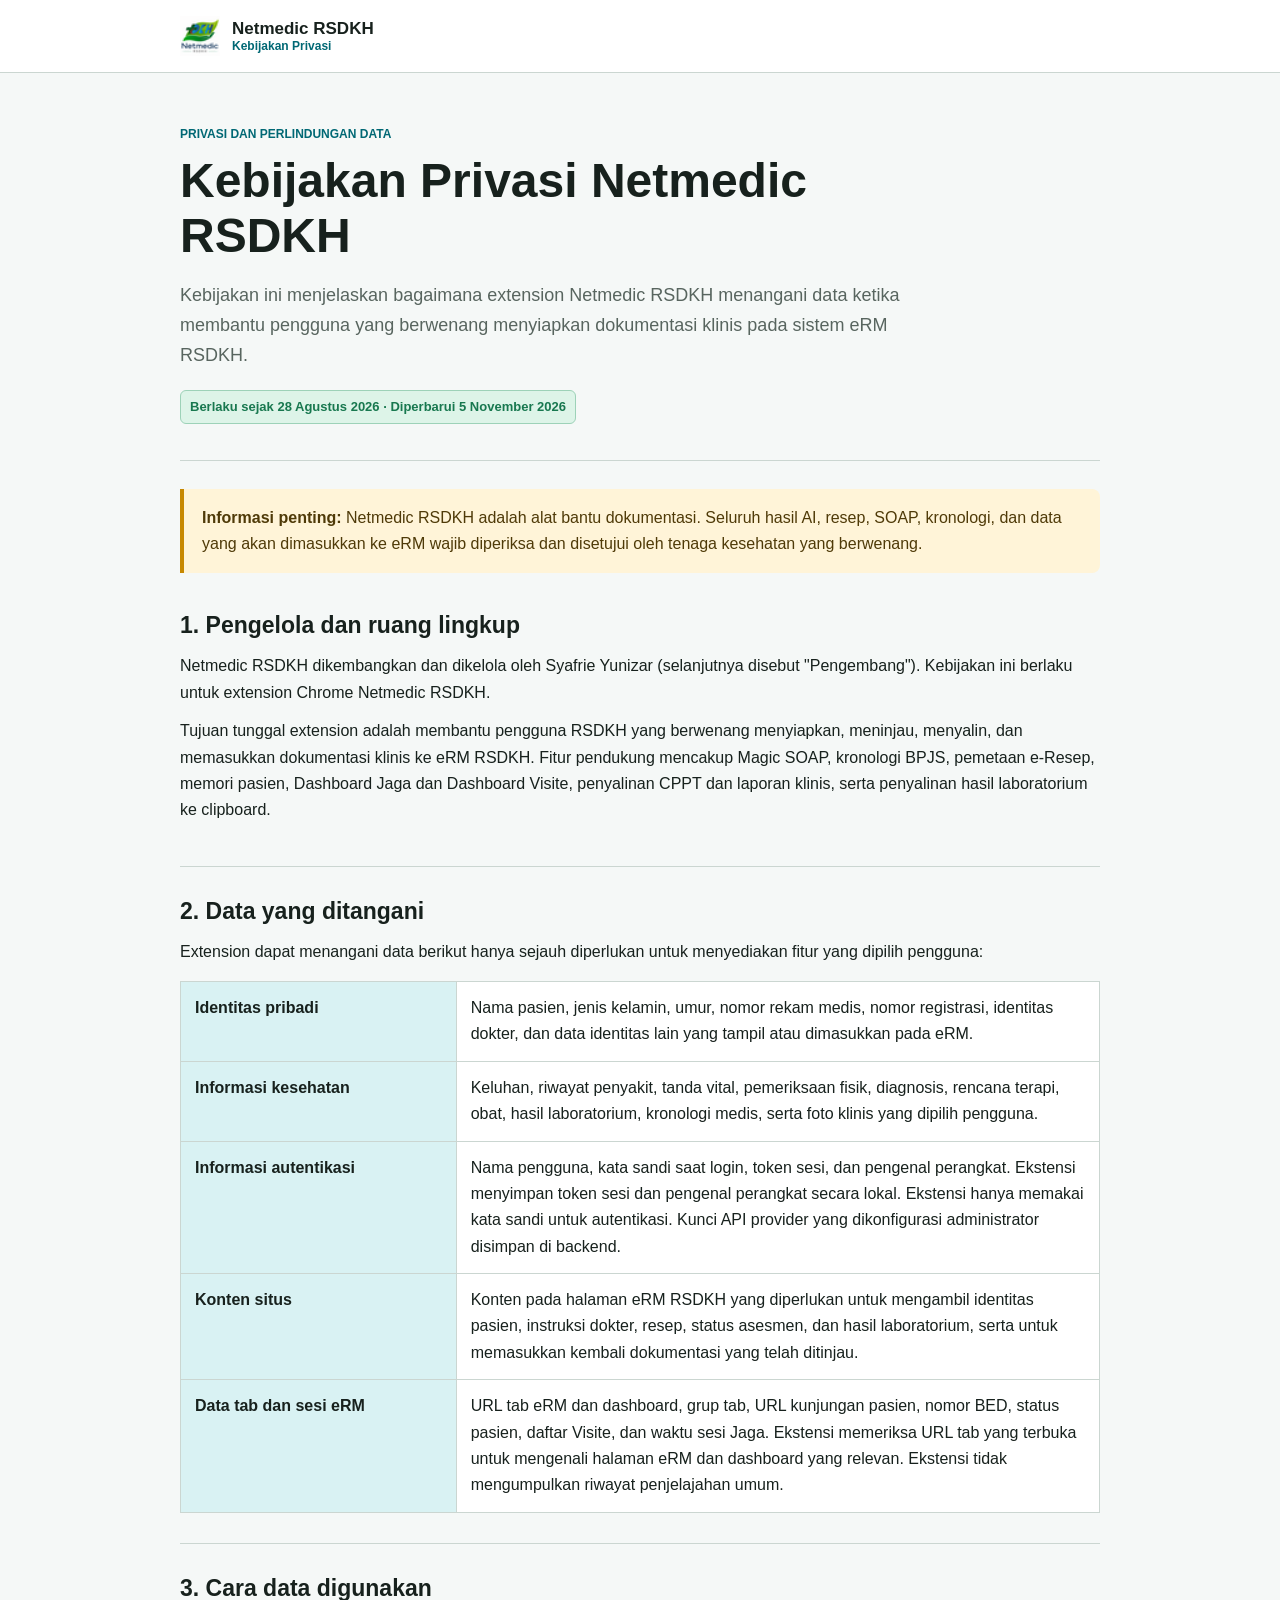
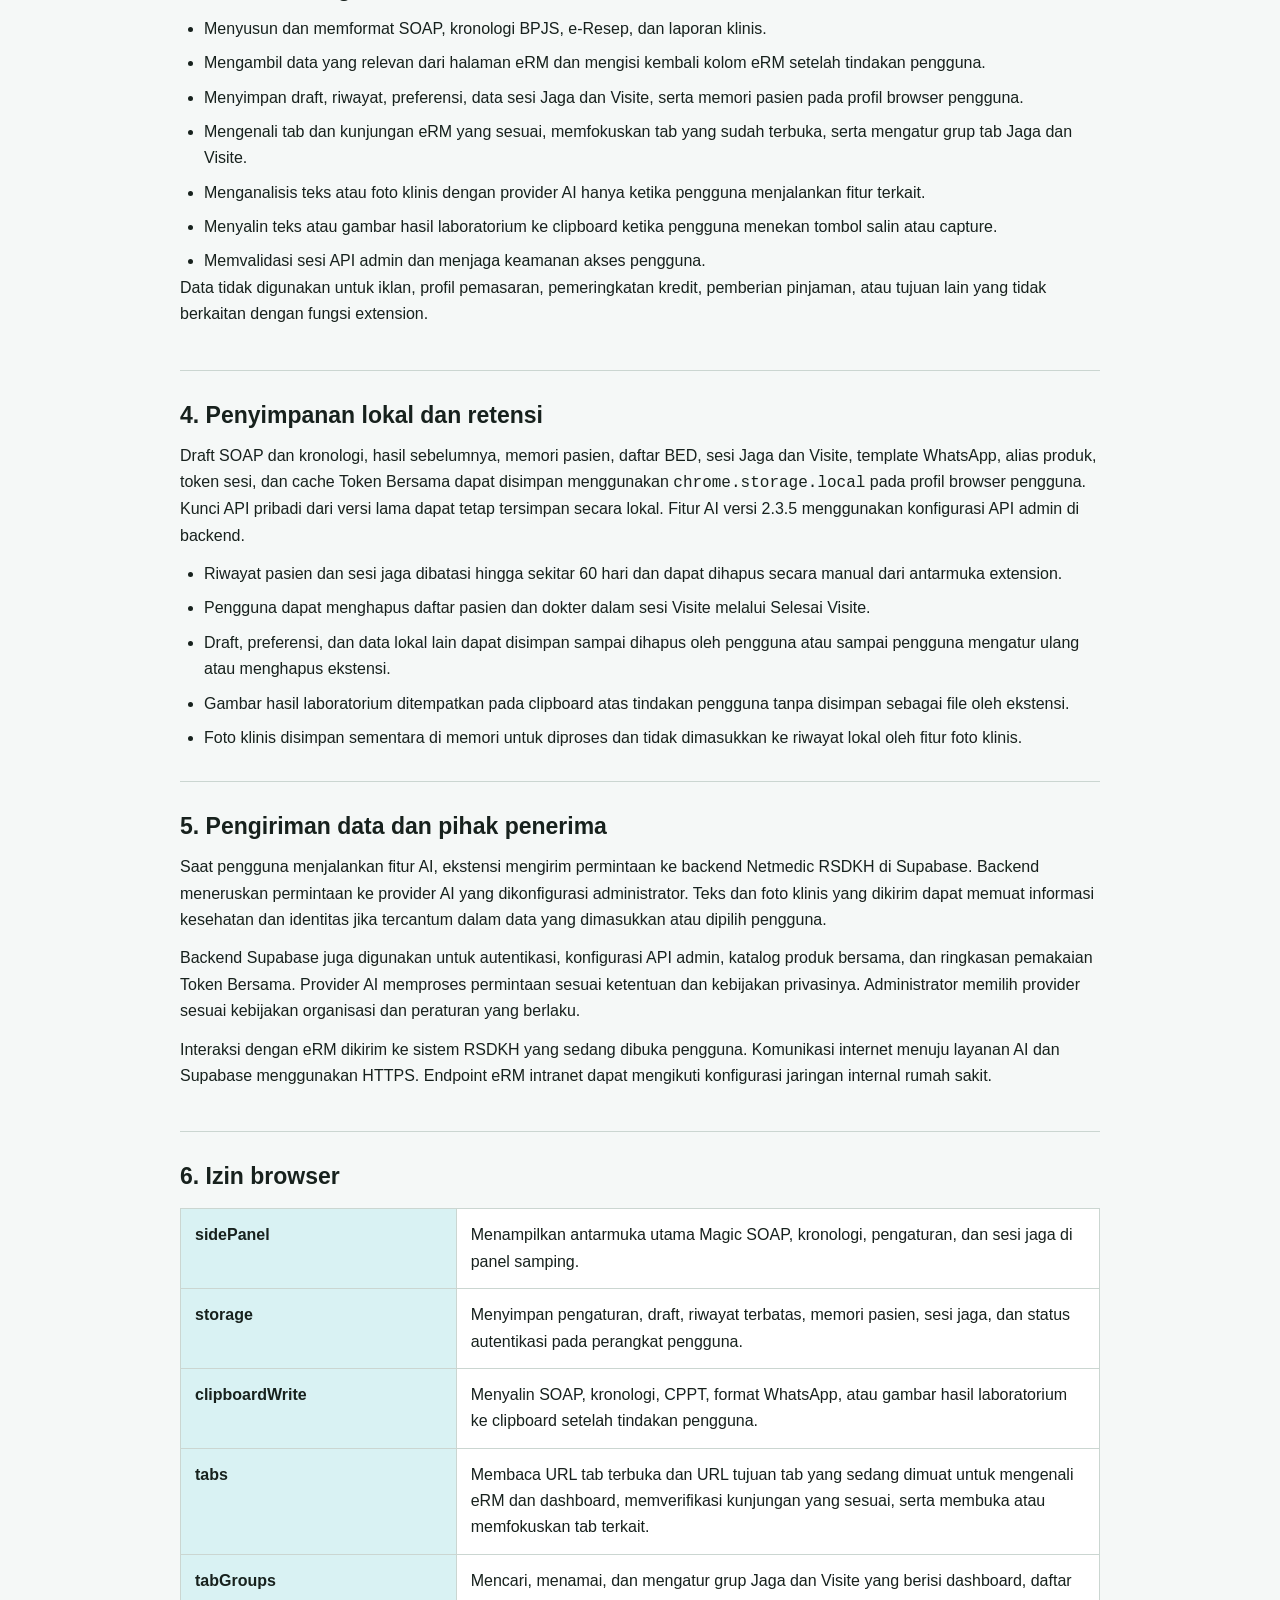
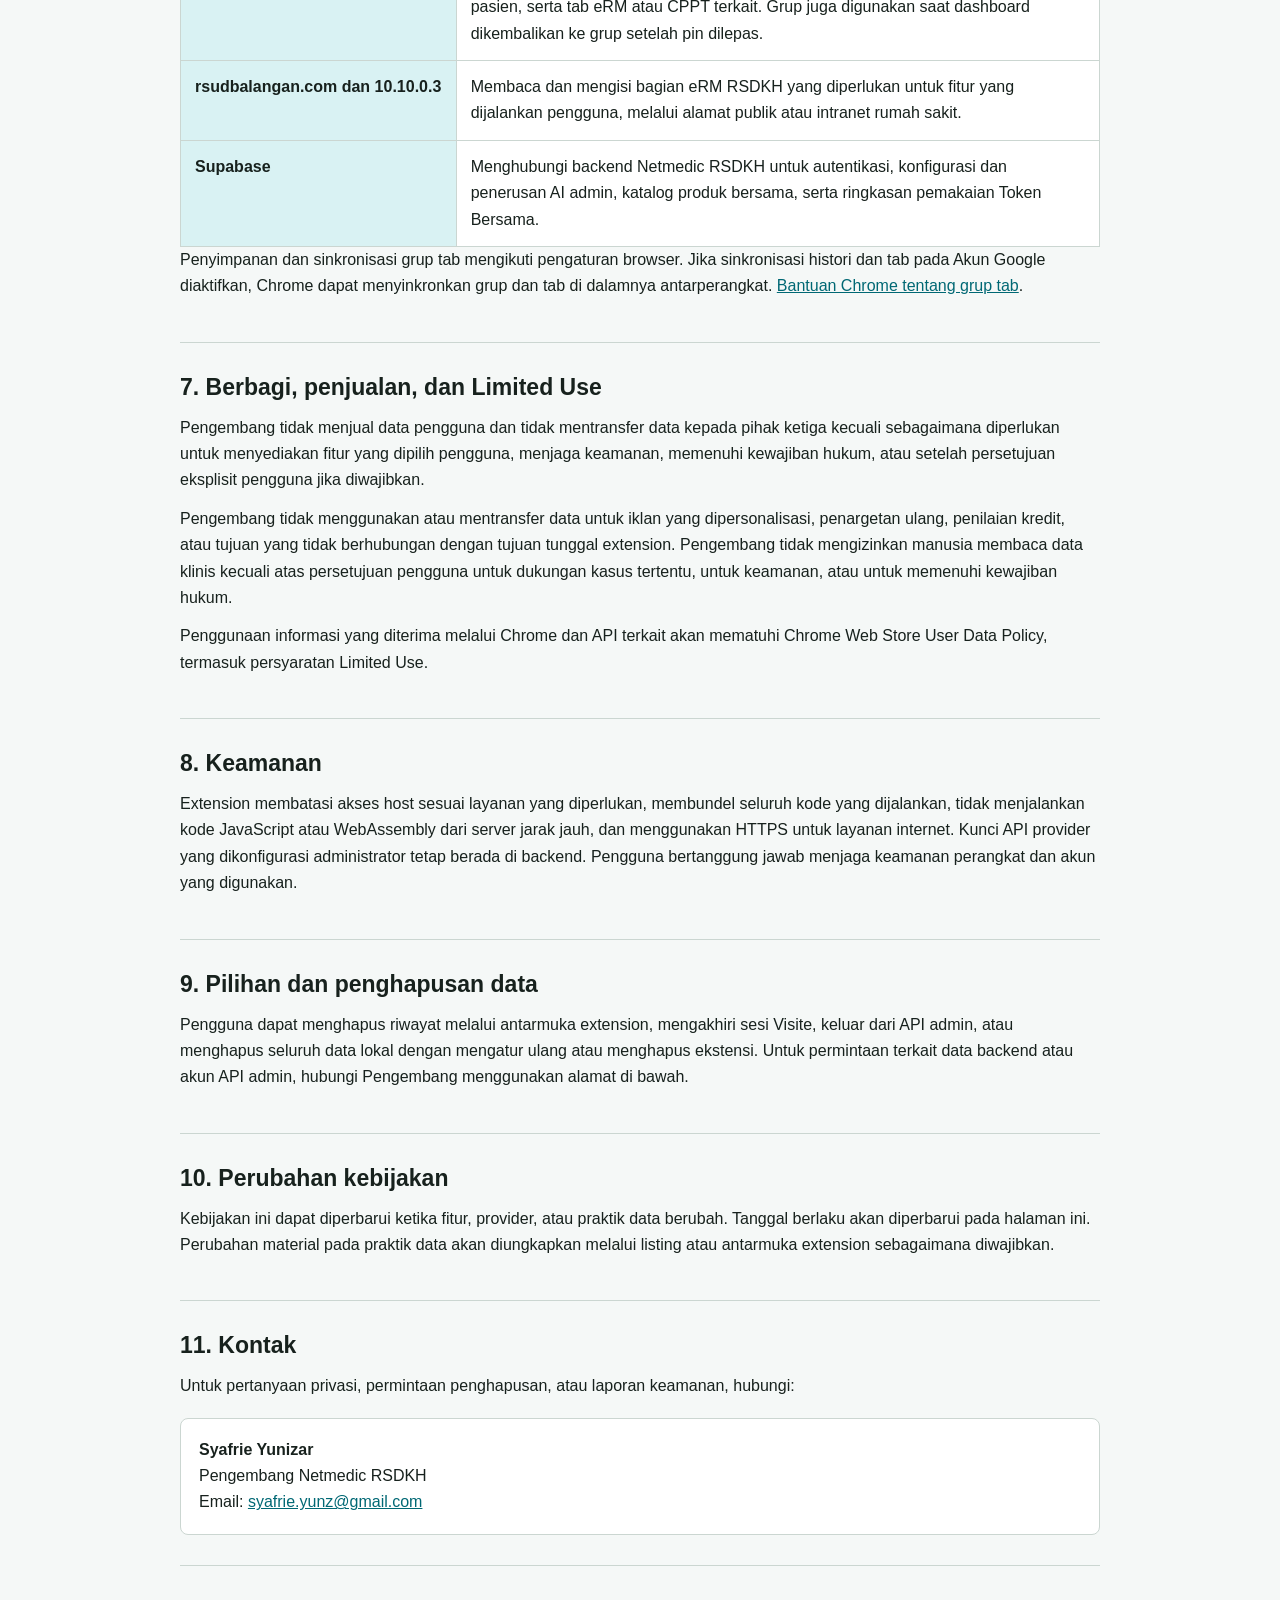
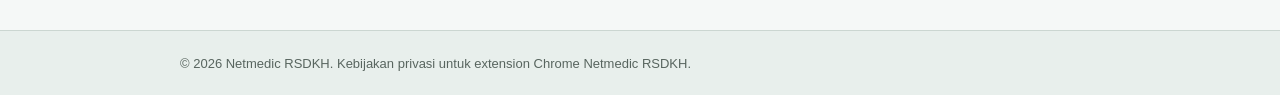
<file: privacy-policy-netmedic-rsdkh.html>
<!doctype html>
<html lang="id">
<head>
  <meta charset="utf-8">
  <meta name="viewport" content="width=device-width, initial-scale=1">
  <meta name="description" content="Kebijakan Privasi extension Netmedic RSDKH.">
  <title>Kebijakan Privasi - Netmedic RSDKH</title>
  <style>
    :root {
      color-scheme: light;
      --surface: #f5f8f7;
      --paper: #ffffff;
      --text: #17211d;
      --muted: #58655f;
      --line: #cbd6d1;
      --primary: #006874;
      --primary-soft: #d9f2f3;
      --green: #18784f;
      --warning: #8a5a00;
      --radius: 8px;
    }

    * { box-sizing: border-box; }
    html { scroll-behavior: smooth; }
    body {
      margin: 0;
      color: var(--text);
      background: var(--surface);
      font-family: "Segoe UI", Arial, sans-serif;
      font-size: 16px;
      line-height: 1.65;
      letter-spacing: 0;
    }

    a { color: var(--primary); }
    a:hover { color: #004f58; }
    a:focus-visible { outline: 3px solid rgba(0, 104, 116, 0.28); outline-offset: 3px; }

    .site-header {
      background: var(--paper);
      border-bottom: 1px solid var(--line);
    }

    .header-inner,
    main,
    .footer-inner {
      width: min(920px, calc(100% - 40px));
      margin: 0 auto;
    }

    .header-inner {
      display: flex;
      min-height: 72px;
      align-items: center;
      gap: 12px;
    }

    .brand-logo { width: 40px; height: 40px; object-fit: contain; }
    .brand { display: grid; line-height: 1.25; }
    .brand strong { font-size: 17px; }
    .brand span { color: var(--primary); font-size: 12px; font-weight: 600; }

    main { padding: 52px 0 64px; }
    .intro { padding-bottom: 36px; border-bottom: 1px solid var(--line); }
    .eyebrow { margin: 0 0 8px; color: var(--primary); font-size: 12px; font-weight: 700; text-transform: uppercase; }
    h1 { max-width: 760px; margin: 0; font-size: clamp(32px, 6vw, 48px); line-height: 1.15; }
    .lead { max-width: 760px; margin: 18px 0 0; color: var(--muted); font-size: 18px; }
    .effective-date { display: inline-block; margin-top: 20px; padding: 5px 9px; color: var(--green); background: #ddf4e8; border: 1px solid #9dd2b8; border-radius: 6px; font-size: 13px; font-weight: 700; }

    .notice {
      margin: 28px 0 8px;
      padding: 16px 18px;
      color: #4f3a08;
      background: #fff4d8;
      border-left: 4px solid #c78800;
      border-radius: 0 var(--radius) var(--radius) 0;
    }

    section { padding: 30px 0; border-bottom: 1px solid var(--line); }
    h2 { margin: 0 0 12px; font-size: 23px; line-height: 1.3; }
    h3 { margin: 22px 0 8px; font-size: 17px; }
    p { margin: 0 0 12px; }
    ul { margin: 10px 0 0; padding-left: 24px; }
    li + li { margin-top: 8px; }

    .data-table { width: 100%; margin-top: 16px; border-collapse: collapse; background: var(--paper); }
    .data-table th,
    .data-table td { padding: 13px 14px; border: 1px solid var(--line); text-align: left; vertical-align: top; }
    .data-table th { width: 30%; background: var(--primary-soft); }

    .contact {
      margin-top: 18px;
      padding: 18px;
      background: var(--paper);
      border: 1px solid var(--line);
      border-radius: var(--radius);
    }

    footer { color: var(--muted); background: #e8efec; border-top: 1px solid var(--line); }
    .footer-inner { padding: 22px 0; font-size: 13px; }

    @media (max-width: 640px) {
      .header-inner, main, .footer-inner { width: min(100% - 28px, 920px); }
      main { padding-top: 36px; }
      h1 { font-size: 34px; }
      .lead { font-size: 16px; }
      .data-table, .data-table tbody, .data-table tr, .data-table th, .data-table td { display: block; width: 100%; }
      .data-table tr + tr { margin-top: 12px; }
      .data-table td { border-top: 0; }
    }
  </style>
</head>
<body>
  <header class="site-header">
    <div class="header-inner">
      <img class="brand-logo" src="[data-uri]" alt="Logo Netmedic RSDKH">
      <div class="brand"><strong>Netmedic RSDKH</strong><span>Kebijakan Privasi</span></div>
    </div>
  </header>

  <main>
    <div class="intro">
      <p class="eyebrow">Privasi dan perlindungan data</p>
      <h1>Kebijakan Privasi Netmedic RSDKH</h1>
      <p class="lead">Kebijakan ini menjelaskan bagaimana extension Netmedic RSDKH menangani data ketika membantu pengguna yang berwenang menyiapkan dokumentasi klinis pada sistem eRM RSDKH.</p>
      <span class="effective-date">Berlaku sejak 28 Agustus 2026 · Diperbarui 5 November 2026</span>
    </div>

    <div class="notice"><strong>Informasi penting:</strong> Netmedic RSDKH adalah alat bantu dokumentasi. Seluruh hasil AI, resep, SOAP, kronologi, dan data yang akan dimasukkan ke eRM wajib diperiksa dan disetujui oleh tenaga kesehatan yang berwenang.</div>

    <section>
      <h2>1. Pengelola dan ruang lingkup</h2>
      <p>Netmedic RSDKH dikembangkan dan dikelola oleh Syafrie Yunizar (selanjutnya disebut "Pengembang"). Kebijakan ini berlaku untuk extension Chrome Netmedic RSDKH.</p>
      <p>Tujuan tunggal extension adalah membantu pengguna RSDKH yang berwenang menyiapkan, meninjau, menyalin, dan memasukkan dokumentasi klinis ke eRM RSDKH. Fitur pendukung mencakup Magic SOAP, kronologi BPJS, pemetaan e-Resep, memori pasien, Dashboard Jaga dan Dashboard Visite, penyalinan CPPT dan laporan klinis, serta penyalinan hasil laboratorium ke clipboard.</p>
    </section>

    <section>
      <h2>2. Data yang ditangani</h2>
      <p>Extension dapat menangani data berikut hanya sejauh diperlukan untuk menyediakan fitur yang dipilih pengguna:</p>
      <table class="data-table">
        <tbody>
          <tr><th>Identitas pribadi</th><td>Nama pasien, jenis kelamin, umur, nomor rekam medis, nomor registrasi, identitas dokter, dan data identitas lain yang tampil atau dimasukkan pada eRM.</td></tr>
          <tr><th>Informasi kesehatan</th><td>Keluhan, riwayat penyakit, tanda vital, pemeriksaan fisik, diagnosis, rencana terapi, obat, hasil laboratorium, kronologi medis, serta foto klinis yang dipilih pengguna.</td></tr>
          <tr><th>Informasi autentikasi</th><td>Nama pengguna, kata sandi saat login, token sesi, dan pengenal perangkat. Ekstensi menyimpan token sesi dan pengenal perangkat secara lokal. Ekstensi hanya memakai kata sandi untuk autentikasi. Kunci API provider yang dikonfigurasi administrator disimpan di backend.</td></tr>
          <tr><th>Konten situs</th><td>Konten pada halaman eRM RSDKH yang diperlukan untuk mengambil identitas pasien, instruksi dokter, resep, status asesmen, dan hasil laboratorium, serta untuk memasukkan kembali dokumentasi yang telah ditinjau.</td></tr>
          <tr><th>Data tab dan sesi eRM</th><td>URL tab eRM dan dashboard, grup tab, URL kunjungan pasien, nomor BED, status pasien, daftar Visite, dan waktu sesi Jaga. Ekstensi memeriksa URL tab yang terbuka untuk mengenali halaman eRM dan dashboard yang relevan. Ekstensi tidak mengumpulkan riwayat penjelajahan umum.</td></tr>
        </tbody>
      </table>
    </section>

    <section>
      <h2>3. Cara data digunakan</h2>
      <ul>
        <li>Menyusun dan memformat SOAP, kronologi BPJS, e-Resep, dan laporan klinis.</li>
        <li>Mengambil data yang relevan dari halaman eRM dan mengisi kembali kolom eRM setelah tindakan pengguna.</li>
        <li>Menyimpan draft, riwayat, preferensi, data sesi Jaga dan Visite, serta memori pasien pada profil browser pengguna.</li>
        <li>Mengenali tab dan kunjungan eRM yang sesuai, memfokuskan tab yang sudah terbuka, serta mengatur grup tab Jaga dan Visite.</li>
        <li>Menganalisis teks atau foto klinis dengan provider AI hanya ketika pengguna menjalankan fitur terkait.</li>
        <li>Menyalin teks atau gambar hasil laboratorium ke clipboard ketika pengguna menekan tombol salin atau capture.</li>
        <li>Memvalidasi sesi API admin dan menjaga keamanan akses pengguna.</li>
      </ul>
      <p>Data tidak digunakan untuk iklan, profil pemasaran, pemeringkatan kredit, pemberian pinjaman, atau tujuan lain yang tidak berkaitan dengan fungsi extension.</p>
    </section>

    <section>
      <h2>4. Penyimpanan lokal dan retensi</h2>
      <p>Draft SOAP dan kronologi, hasil sebelumnya, memori pasien, daftar BED, sesi Jaga dan Visite, template WhatsApp, alias produk, token sesi, dan cache Token Bersama dapat disimpan menggunakan <code>chrome.storage.local</code> pada profil browser pengguna. Kunci API pribadi dari versi lama dapat tetap tersimpan secara lokal. Fitur AI versi 2.3.5 menggunakan konfigurasi API admin di backend.</p>
      <ul>
        <li>Riwayat pasien dan sesi jaga dibatasi hingga sekitar 60 hari dan dapat dihapus secara manual dari antarmuka extension.</li>
        <li>Pengguna dapat menghapus daftar pasien dan dokter dalam sesi Visite melalui Selesai Visite.</li>
        <li>Draft, preferensi, dan data lokal lain dapat disimpan sampai dihapus oleh pengguna atau sampai pengguna mengatur ulang atau menghapus ekstensi.</li>
        <li>Gambar hasil laboratorium ditempatkan pada clipboard atas tindakan pengguna tanpa disimpan sebagai file oleh ekstensi.</li>
        <li>Foto klinis disimpan sementara di memori untuk diproses dan tidak dimasukkan ke riwayat lokal oleh fitur foto klinis.</li>
      </ul>
    </section>

    <section>
      <h2>5. Pengiriman data dan pihak penerima</h2>
      <p>Saat pengguna menjalankan fitur AI, ekstensi mengirim permintaan ke backend Netmedic RSDKH di Supabase. Backend meneruskan permintaan ke provider AI yang dikonfigurasi administrator. Teks dan foto klinis yang dikirim dapat memuat informasi kesehatan dan identitas jika tercantum dalam data yang dimasukkan atau dipilih pengguna.</p>
      <p>Backend Supabase juga digunakan untuk autentikasi, konfigurasi API admin, katalog produk bersama, dan ringkasan pemakaian Token Bersama. Provider AI memproses permintaan sesuai ketentuan dan kebijakan privasinya. Administrator memilih provider sesuai kebijakan organisasi dan peraturan yang berlaku.</p>
      <p>Interaksi dengan eRM dikirim ke sistem RSDKH yang sedang dibuka pengguna. Komunikasi internet menuju layanan AI dan Supabase menggunakan HTTPS. Endpoint eRM intranet dapat mengikuti konfigurasi jaringan internal rumah sakit.</p>
    </section>

    <section>
      <h2>6. Izin browser</h2>
      <table class="data-table">
        <tbody>
          <tr><th>sidePanel</th><td>Menampilkan antarmuka utama Magic SOAP, kronologi, pengaturan, dan sesi jaga di panel samping.</td></tr>
          <tr><th>storage</th><td>Menyimpan pengaturan, draft, riwayat terbatas, memori pasien, sesi jaga, dan status autentikasi pada perangkat pengguna.</td></tr>
          <tr><th>clipboardWrite</th><td>Menyalin SOAP, kronologi, CPPT, format WhatsApp, atau gambar hasil laboratorium ke clipboard setelah tindakan pengguna.</td></tr>
          <tr><th>tabs</th><td>Membaca URL tab terbuka dan URL tujuan tab yang sedang dimuat untuk mengenali eRM dan dashboard, memverifikasi kunjungan yang sesuai, serta membuka atau memfokuskan tab terkait.</td></tr>
          <tr><th>tabGroups</th><td>Mencari, menamai, dan mengatur grup Jaga dan Visite yang berisi dashboard, daftar pasien, serta tab eRM atau CPPT terkait. Grup juga digunakan saat dashboard dikembalikan ke grup setelah pin dilepas.</td></tr>
          <tr><th>rsudbalangan.com dan 10.10.0.3</th><td>Membaca dan mengisi bagian eRM RSDKH yang diperlukan untuk fitur yang dijalankan pengguna, melalui alamat publik atau intranet rumah sakit.</td></tr>
          <tr><th>Supabase</th><td>Menghubungi backend Netmedic RSDKH untuk autentikasi, konfigurasi dan penerusan AI admin, katalog produk bersama, serta ringkasan pemakaian Token Bersama.</td></tr>
        </tbody>
      </table>
      <p>Penyimpanan dan sinkronisasi grup tab mengikuti pengaturan browser. Jika sinkronisasi histori dan tab pada Akun Google diaktifkan, Chrome dapat menyinkronkan grup dan tab di dalamnya antarperangkat. <a href="https://support.google.com/chrome/answer/2391819">Bantuan Chrome tentang grup tab</a>.</p>
    </section>

    <section>
      <h2>7. Berbagi, penjualan, dan Limited Use</h2>
      <p>Pengembang tidak menjual data pengguna dan tidak mentransfer data kepada pihak ketiga kecuali sebagaimana diperlukan untuk menyediakan fitur yang dipilih pengguna, menjaga keamanan, memenuhi kewajiban hukum, atau setelah persetujuan eksplisit pengguna jika diwajibkan.</p>
      <p>Pengembang tidak menggunakan atau mentransfer data untuk iklan yang dipersonalisasi, penargetan ulang, penilaian kredit, atau tujuan yang tidak berhubungan dengan tujuan tunggal extension. Pengembang tidak mengizinkan manusia membaca data klinis kecuali atas persetujuan pengguna untuk dukungan kasus tertentu, untuk keamanan, atau untuk memenuhi kewajiban hukum.</p>
      <p>Penggunaan informasi yang diterima melalui Chrome dan API terkait akan mematuhi Chrome Web Store User Data Policy, termasuk persyaratan Limited Use.</p>
    </section>

    <section>
      <h2>8. Keamanan</h2>
      <p>Extension membatasi akses host sesuai layanan yang diperlukan, membundel seluruh kode yang dijalankan, tidak menjalankan kode JavaScript atau WebAssembly dari server jarak jauh, dan menggunakan HTTPS untuk layanan internet. Kunci API provider yang dikonfigurasi administrator tetap berada di backend. Pengguna bertanggung jawab menjaga keamanan perangkat dan akun yang digunakan.</p>
    </section>

    <section>
      <h2>9. Pilihan dan penghapusan data</h2>
      <p>Pengguna dapat menghapus riwayat melalui antarmuka extension, mengakhiri sesi Visite, keluar dari API admin, atau menghapus seluruh data lokal dengan mengatur ulang atau menghapus ekstensi. Untuk permintaan terkait data backend atau akun API admin, hubungi Pengembang menggunakan alamat di bawah.</p>
    </section>

    <section>
      <h2>10. Perubahan kebijakan</h2>
      <p>Kebijakan ini dapat diperbarui ketika fitur, provider, atau praktik data berubah. Tanggal berlaku akan diperbarui pada halaman ini. Perubahan material pada praktik data akan diungkapkan melalui listing atau antarmuka extension sebagaimana diwajibkan.</p>
    </section>

    <section>
      <h2>11. Kontak</h2>
      <p>Untuk pertanyaan privasi, permintaan penghapusan, atau laporan keamanan, hubungi:</p>
      <div class="contact">
        <strong>Syafrie Yunizar</strong><br>
        Pengembang Netmedic RSDKH<br>
        Email: <a href="mailto:syafrie.yunz@gmail.com">syafrie.yunz@gmail.com</a>
      </div>
    </section>
  </main>

  <footer><div class="footer-inner">&copy; 2026 Netmedic RSDKH. Kebijakan privasi untuk extension Chrome Netmedic RSDKH.</div></footer>
</body>
</html>
</file>
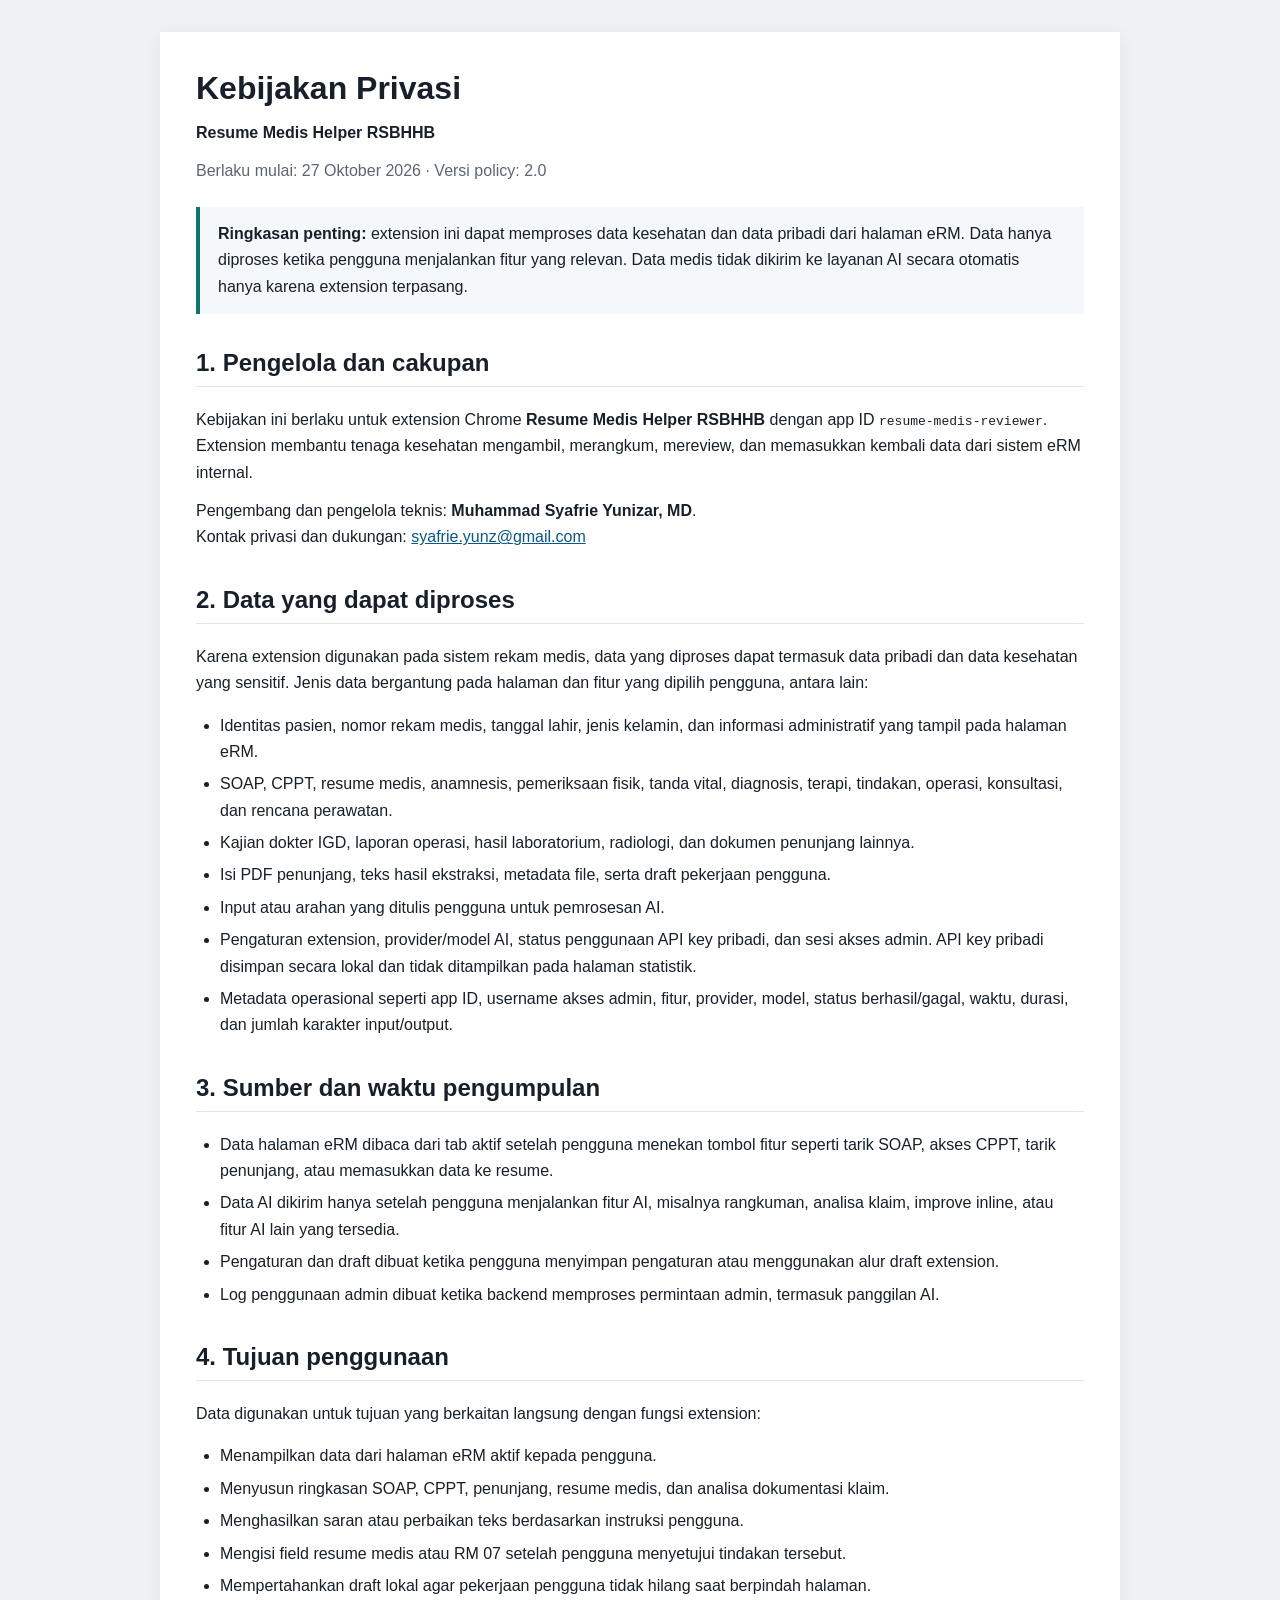
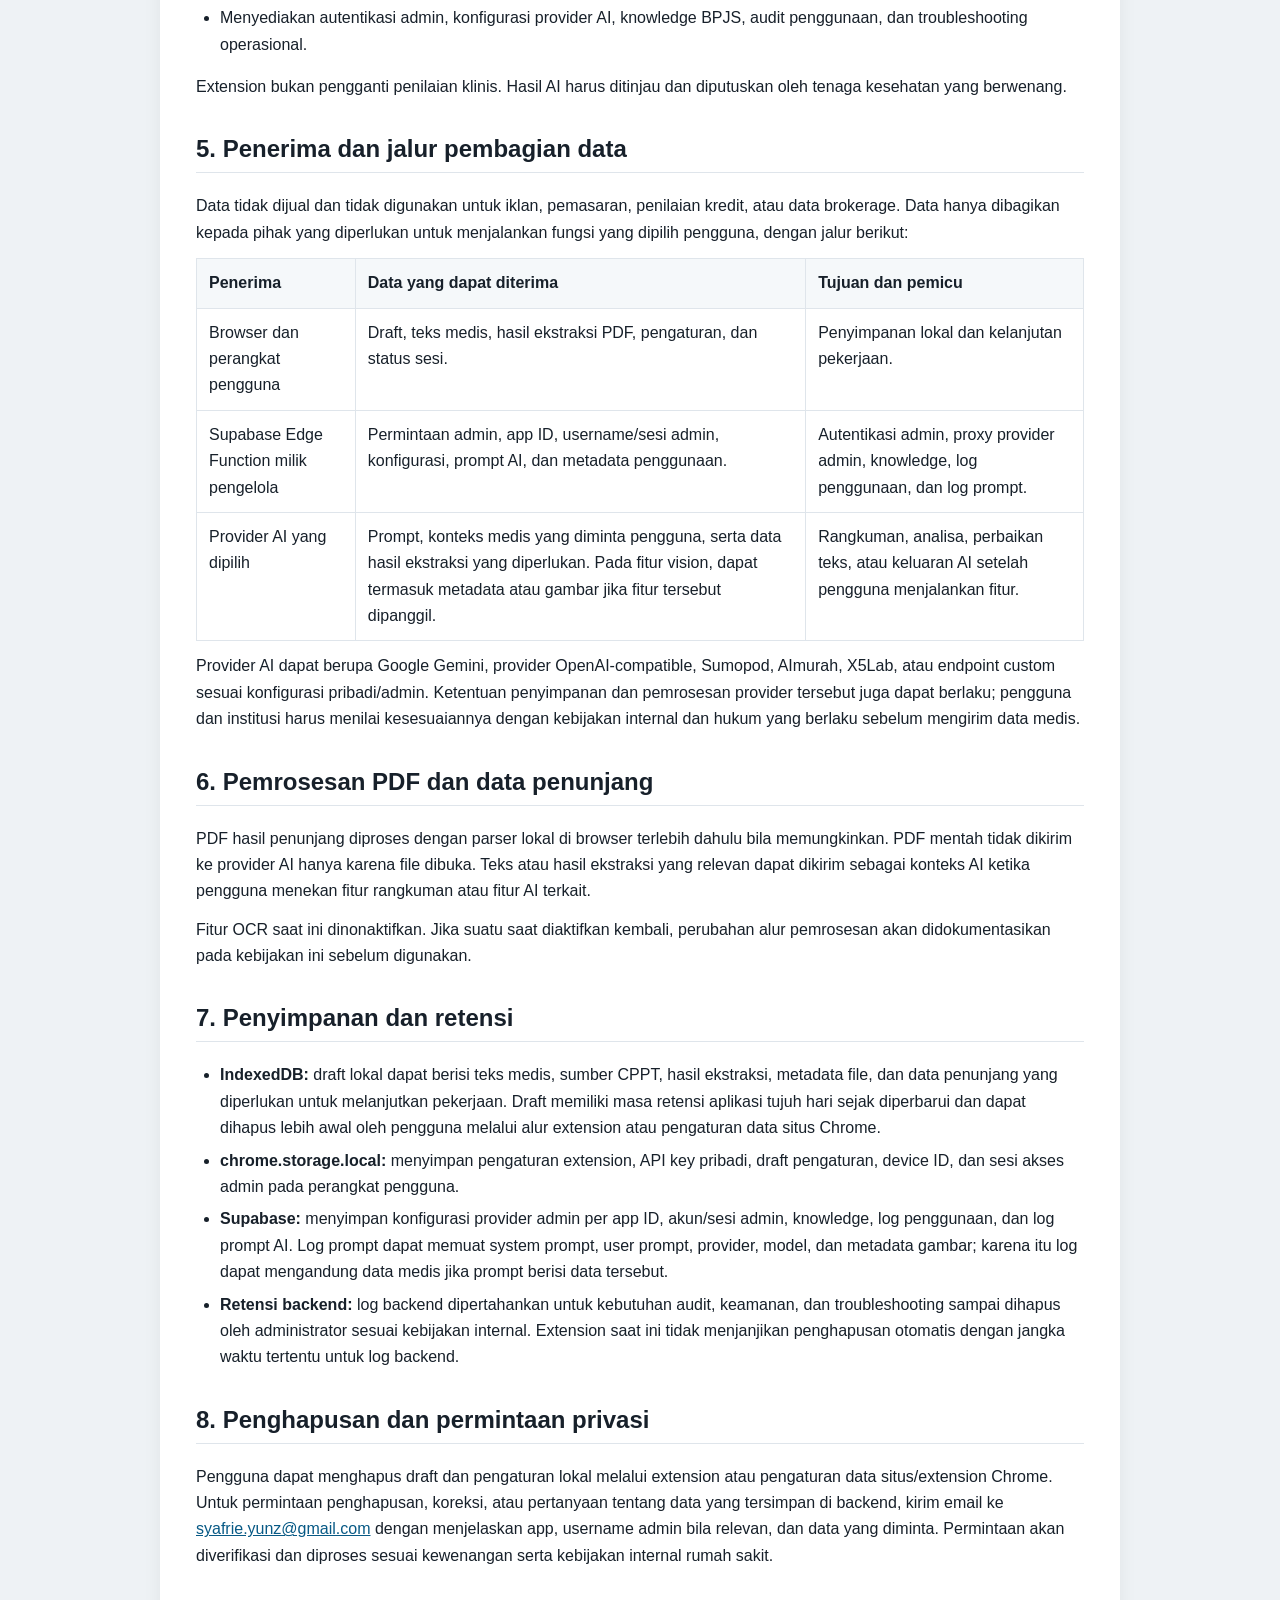
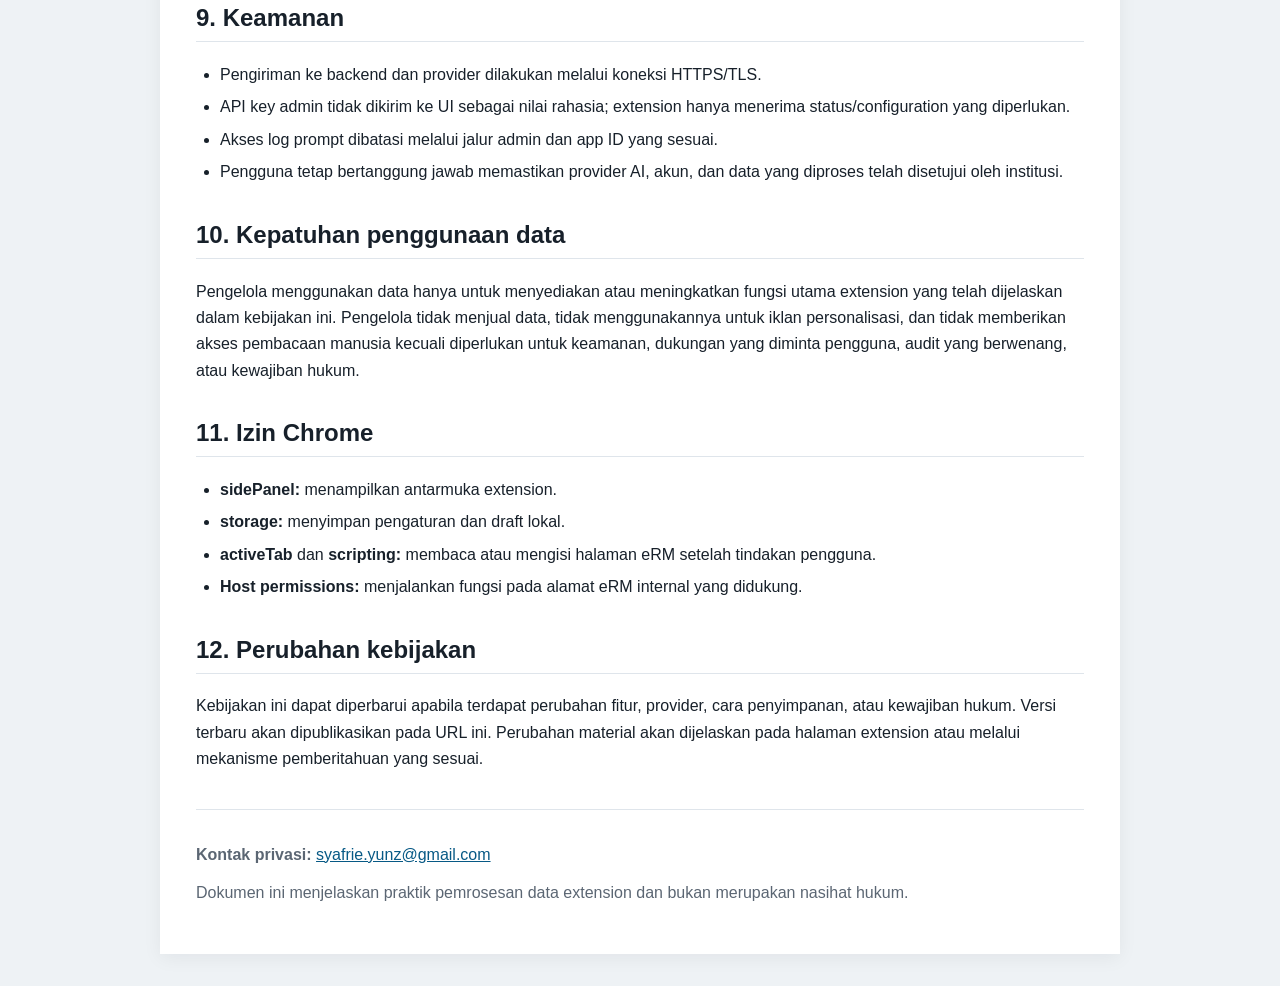
<file: privacy-policy-resume-medis-maker.html>
<!doctype html>
<html lang="id">
<head>
  <meta charset="utf-8">
  <meta name="viewport" content="width=device-width, initial-scale=1">
  <meta name="description" content="Kebijakan privasi Resume Medis Helper RSBHHB.">
  <title>Kebijakan Privasi - Resume Medis Helper RSBHHB</title>
  <style>
    :root {
      color-scheme: light;
      --ink: #17202a;
      --muted: #5b6673;
      --line: #dfe5eb;
      --panel: #f5f8fa;
      --link: #075985;
    }
    * { box-sizing: border-box; }
    body {
      color: var(--ink);
      font-family: Arial, sans-serif;
      line-height: 1.65;
      margin: 0;
      background: #eef2f5;
    }
    main {
      background: #fff;
      margin: 32px auto;
      max-width: 960px;
      padding: 36px;
      box-shadow: 0 4px 18px rgba(15, 23, 42, .06);
    }
    h1, h2, h3 { line-height: 1.25; }
    h1 { margin-top: 0; margin-bottom: 8px; }
    h2 { border-bottom: 1px solid var(--line); margin-top: 34px; padding-bottom: 8px; }
    h3 { margin-top: 24px; }
    p { margin: 12px 0; }
    ul { padding-left: 24px; }
    li { margin: 6px 0; }
    a { color: var(--link); }
    .muted { color: var(--muted); }
    .notice {
      background: var(--panel);
      border-left: 4px solid #0f766e;
      margin: 22px 0;
      padding: 14px 18px;
    }
    .table-wrap { overflow-x: auto; }
    table { border-collapse: collapse; min-width: 680px; width: 100%; }
    th, td { border: 1px solid var(--line); padding: 11px 12px; text-align: left; vertical-align: top; }
    th { background: var(--panel); }
    footer { border-top: 1px solid var(--line); color: var(--muted); margin-top: 36px; padding-top: 20px; }
  </style>
</head>
<body>
  <main>
    <h1>Kebijakan Privasi</h1>
    <p><strong>Resume Medis Helper RSBHHB</strong></p>
    <p class="muted">Berlaku mulai: 27 Oktober 2026 &middot; Versi policy: 2.0</p>

    <div class="notice">
      <strong>Ringkasan penting:</strong> extension ini dapat memproses data kesehatan dan data pribadi dari halaman eRM. Data hanya diproses ketika pengguna menjalankan fitur yang relevan. Data medis tidak dikirim ke layanan AI secara otomatis hanya karena extension terpasang.
    </div>

    <h2>1. Pengelola dan cakupan</h2>
    <p>
      Kebijakan ini berlaku untuk extension Chrome <strong>Resume Medis Helper RSBHHB</strong> dengan app ID <code>resume-medis-reviewer</code>. Extension membantu tenaga kesehatan mengambil, merangkum, mereview, dan memasukkan kembali data dari sistem eRM internal.
    </p>
    <p>
      Pengembang dan pengelola teknis: <strong>Muhammad Syafrie Yunizar, MD</strong>.<br>
      Kontak privasi dan dukungan: <a href="mailto:syafrie.yunz@gmail.com">syafrie.yunz@gmail.com</a>
    </p>

    <h2>2. Data yang dapat diproses</h2>
    <p>
      Karena extension digunakan pada sistem rekam medis, data yang diproses dapat termasuk data pribadi dan data kesehatan yang sensitif. Jenis data bergantung pada halaman dan fitur yang dipilih pengguna, antara lain:
    </p>
    <ul>
      <li>Identitas pasien, nomor rekam medis, tanggal lahir, jenis kelamin, dan informasi administratif yang tampil pada halaman eRM.</li>
      <li>SOAP, CPPT, resume medis, anamnesis, pemeriksaan fisik, tanda vital, diagnosis, terapi, tindakan, operasi, konsultasi, dan rencana perawatan.</li>
      <li>Kajian dokter IGD, laporan operasi, hasil laboratorium, radiologi, dan dokumen penunjang lainnya.</li>
      <li>Isi PDF penunjang, teks hasil ekstraksi, metadata file, serta draft pekerjaan pengguna.</li>
      <li>Input atau arahan yang ditulis pengguna untuk pemrosesan AI.</li>
      <li>Pengaturan extension, provider/model AI, status penggunaan API key pribadi, dan sesi akses admin. API key pribadi disimpan secara lokal dan tidak ditampilkan pada halaman statistik.</li>
      <li>Metadata operasional seperti app ID, username akses admin, fitur, provider, model, status berhasil/gagal, waktu, durasi, dan jumlah karakter input/output.</li>
    </ul>

    <h2>3. Sumber dan waktu pengumpulan</h2>
    <ul>
      <li>Data halaman eRM dibaca dari tab aktif setelah pengguna menekan tombol fitur seperti tarik SOAP, akses CPPT, tarik penunjang, atau memasukkan data ke resume.</li>
      <li>Data AI dikirim hanya setelah pengguna menjalankan fitur AI, misalnya rangkuman, analisa klaim, improve inline, atau fitur AI lain yang tersedia.</li>
      <li>Pengaturan dan draft dibuat ketika pengguna menyimpan pengaturan atau menggunakan alur draft extension.</li>
      <li>Log penggunaan admin dibuat ketika backend memproses permintaan admin, termasuk panggilan AI.</li>
    </ul>

    <h2>4. Tujuan penggunaan</h2>
    <p>Data digunakan untuk tujuan yang berkaitan langsung dengan fungsi extension:</p>
    <ul>
      <li>Menampilkan data dari halaman eRM aktif kepada pengguna.</li>
      <li>Menyusun ringkasan SOAP, CPPT, penunjang, resume medis, dan analisa dokumentasi klaim.</li>
      <li>Menghasilkan saran atau perbaikan teks berdasarkan instruksi pengguna.</li>
      <li>Mengisi field resume medis atau RM 07 setelah pengguna menyetujui tindakan tersebut.</li>
      <li>Mempertahankan draft lokal agar pekerjaan pengguna tidak hilang saat berpindah halaman.</li>
      <li>Menyediakan autentikasi admin, konfigurasi provider AI, knowledge BPJS, audit penggunaan, dan troubleshooting operasional.</li>
    </ul>
    <p>
      Extension bukan pengganti penilaian klinis. Hasil AI harus ditinjau dan diputuskan oleh tenaga kesehatan yang berwenang.
    </p>

    <h2>5. Penerima dan jalur pembagian data</h2>
    <p>
      Data tidak dijual dan tidak digunakan untuk iklan, pemasaran, penilaian kredit, atau data brokerage. Data hanya dibagikan kepada pihak yang diperlukan untuk menjalankan fungsi yang dipilih pengguna, dengan jalur berikut:
    </p>
    <div class="table-wrap">
      <table>
        <thead>
          <tr>
            <th>Penerima</th>
            <th>Data yang dapat diterima</th>
            <th>Tujuan dan pemicu</th>
          </tr>
        </thead>
        <tbody>
          <tr>
            <td>Browser dan perangkat pengguna</td>
            <td>Draft, teks medis, hasil ekstraksi PDF, pengaturan, dan status sesi.</td>
            <td>Penyimpanan lokal dan kelanjutan pekerjaan.</td>
          </tr>
          <tr>
            <td>Supabase Edge Function milik pengelola</td>
            <td>Permintaan admin, app ID, username/sesi admin, konfigurasi, prompt AI, dan metadata penggunaan.</td>
            <td>Autentikasi admin, proxy provider admin, knowledge, log penggunaan, dan log prompt.</td>
          </tr>
          <tr>
            <td>Provider AI yang dipilih</td>
            <td>Prompt, konteks medis yang diminta pengguna, serta data hasil ekstraksi yang diperlukan. Pada fitur vision, dapat termasuk metadata atau gambar jika fitur tersebut dipanggil.</td>
            <td>Rangkuman, analisa, perbaikan teks, atau keluaran AI setelah pengguna menjalankan fitur.</td>
          </tr>
        </tbody>
      </table>
    </div>
    <p>
      Provider AI dapat berupa Google Gemini, provider OpenAI-compatible, Sumopod, AImurah, X5Lab, atau endpoint custom sesuai konfigurasi pribadi/admin. Ketentuan penyimpanan dan pemrosesan provider tersebut juga dapat berlaku; pengguna dan institusi harus menilai kesesuaiannya dengan kebijakan internal dan hukum yang berlaku sebelum mengirim data medis.
    </p>

    <h2>6. Pemrosesan PDF dan data penunjang</h2>
    <p>
      PDF hasil penunjang diproses dengan parser lokal di browser terlebih dahulu bila memungkinkan. PDF mentah tidak dikirim ke provider AI hanya karena file dibuka. Teks atau hasil ekstraksi yang relevan dapat dikirim sebagai konteks AI ketika pengguna menekan fitur rangkuman atau fitur AI terkait.
    </p>
    <p>
      Fitur OCR saat ini dinonaktifkan. Jika suatu saat diaktifkan kembali, perubahan alur pemrosesan akan didokumentasikan pada kebijakan ini sebelum digunakan.
    </p>

    <h2>7. Penyimpanan dan retensi</h2>
    <ul>
      <li><strong>IndexedDB:</strong> draft lokal dapat berisi teks medis, sumber CPPT, hasil ekstraksi, metadata file, dan data penunjang yang diperlukan untuk melanjutkan pekerjaan. Draft memiliki masa retensi aplikasi tujuh hari sejak diperbarui dan dapat dihapus lebih awal oleh pengguna melalui alur extension atau pengaturan data situs Chrome.</li>
      <li><strong>chrome.storage.local:</strong> menyimpan pengaturan extension, API key pribadi, draft pengaturan, device ID, dan sesi akses admin pada perangkat pengguna.</li>
      <li><strong>Supabase:</strong> menyimpan konfigurasi provider admin per app ID, akun/sesi admin, knowledge, log penggunaan, dan log prompt AI. Log prompt dapat memuat system prompt, user prompt, provider, model, dan metadata gambar; karena itu log dapat mengandung data medis jika prompt berisi data tersebut.</li>
      <li><strong>Retensi backend:</strong> log backend dipertahankan untuk kebutuhan audit, keamanan, dan troubleshooting sampai dihapus oleh administrator sesuai kebijakan internal. Extension saat ini tidak menjanjikan penghapusan otomatis dengan jangka waktu tertentu untuk log backend.</li>
    </ul>

    <h2>8. Penghapusan dan permintaan privasi</h2>
    <p>
      Pengguna dapat menghapus draft dan pengaturan lokal melalui extension atau pengaturan data situs/extension Chrome. Untuk permintaan penghapusan, koreksi, atau pertanyaan tentang data yang tersimpan di backend, kirim email ke <a href="mailto:syafrie.yunz@gmail.com">syafrie.yunz@gmail.com</a> dengan menjelaskan app, username admin bila relevan, dan data yang diminta. Permintaan akan diverifikasi dan diproses sesuai kewenangan serta kebijakan internal rumah sakit.
    </p>

    <h2>9. Keamanan</h2>
    <ul>
      <li>Pengiriman ke backend dan provider dilakukan melalui koneksi HTTPS/TLS.</li>
      <li>API key admin tidak dikirim ke UI sebagai nilai rahasia; extension hanya menerima status/configuration yang diperlukan.</li>
      <li>Akses log prompt dibatasi melalui jalur admin dan app ID yang sesuai.</li>
      <li>Pengguna tetap bertanggung jawab memastikan provider AI, akun, dan data yang diproses telah disetujui oleh institusi.</li>
    </ul>

    <h2>10. Kepatuhan penggunaan data</h2>
    <p>
      Pengelola menggunakan data hanya untuk menyediakan atau meningkatkan fungsi utama extension yang telah dijelaskan dalam kebijakan ini. Pengelola tidak menjual data, tidak menggunakannya untuk iklan personalisasi, dan tidak memberikan akses pembacaan manusia kecuali diperlukan untuk keamanan, dukungan yang diminta pengguna, audit yang berwenang, atau kewajiban hukum.
    </p>

    <h2>11. Izin Chrome</h2>
    <ul>
      <li><strong>sidePanel:</strong> menampilkan antarmuka extension.</li>
      <li><strong>storage:</strong> menyimpan pengaturan dan draft lokal.</li>
      <li><strong>activeTab</strong> dan <strong>scripting:</strong> membaca atau mengisi halaman eRM setelah tindakan pengguna.</li>
      <li><strong>Host permissions:</strong> menjalankan fungsi pada alamat eRM internal yang didukung.</li>
    </ul>

    <h2>12. Perubahan kebijakan</h2>
    <p>
      Kebijakan ini dapat diperbarui apabila terdapat perubahan fitur, provider, cara penyimpanan, atau kewajiban hukum. Versi terbaru akan dipublikasikan pada URL ini. Perubahan material akan dijelaskan pada halaman extension atau melalui mekanisme pemberitahuan yang sesuai.
    </p>

    <footer>
      <p><strong>Kontak privasi:</strong> <a href="mailto:syafrie.yunz@gmail.com">syafrie.yunz@gmail.com</a></p>
      <p>Dokumen ini menjelaskan praktik pemrosesan data extension dan bukan merupakan nasihat hukum.</p>
    </footer>
  </main>
</body>
</html>
</file>
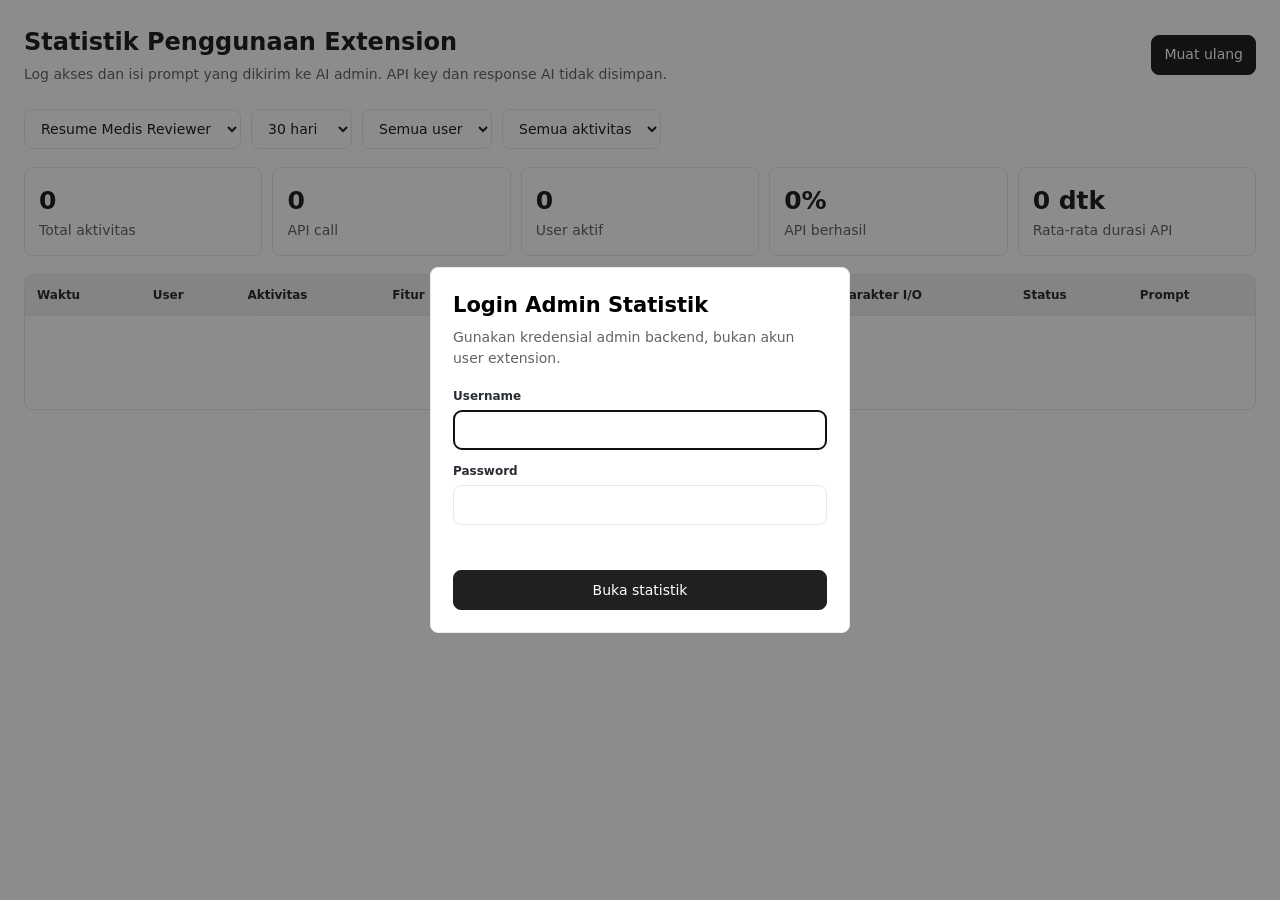
<file: statistic.html>
<!doctype html>
<html lang="id">
<head>
  <meta charset="utf-8">
  <meta name="viewport" content="width=device-width, initial-scale=1">
  <title>Statistik Penggunaan Extension</title>
  <style>
    :root { --ink:#202020; --slate:#292d34; --muted:#646464; --line:#e8e8e8; --soft:#f0f0f0; --green:#16a34a; --red:#b91c1c; }
    * { box-sizing:border-box; }
    body { margin:0; color:var(--ink); background:#fff; font:14px/1.5 Inter,system-ui,-apple-system,"Segoe UI",sans-serif; }
    button,input,select { font:inherit; }
    button { cursor:pointer; }
    .page { max-width:1280px; margin:auto; padding:24px; }
    header { display:flex; align-items:center; justify-content:space-between; gap:16px; margin-bottom:24px; }
    h1 { margin:0; font-size:24px; }
    .sub { color:var(--muted); margin:4px 0 0; }
    .filters,.cards { display:flex; flex-wrap:wrap; gap:10px; }
    input,select,button { min-height:40px; border:1px solid var(--line); border-radius:8px; background:#fff; padding:8px 12px; color:var(--ink); }
    button.primary { color:#fff; background:var(--ink); border-color:var(--ink); }
    button.primary:hover { color:var(--ink); background:#fff; }
    .cards { margin:18px 0; }
    .card { flex:1 1 170px; border:1px solid var(--line); border-radius:8px; padding:14px; }
    .card strong { display:block; font-size:25px; }
    .card span { color:var(--muted); }
    .table-wrap { overflow:auto; border:1px solid var(--line); border-radius:8px; }
    table { width:100%; border-collapse:collapse; white-space:nowrap; }
    th,td { padding:11px 12px; border-bottom:1px solid var(--line); text-align:left; }
    th { background:var(--soft); color:var(--slate); font-size:12px; position:sticky; top:0; }
    tr:last-child td { border-bottom:0; }
    .ok { color:var(--green); }
    .fail { color:var(--red); }
    .empty { padding:36px; text-align:center; color:var(--muted); }
    .prompt-button { min-height:32px; padding:5px 9px; font-size:12px; }
    .prompt-dialog { width:min(860px,calc(100% - 32px)); }
    .prompt-block { margin-top:16px; }
    .prompt-block h3 { margin:0 0 6px; font-size:13px; }
    .prompt-heading { display:flex; align-items:center; justify-content:space-between; gap:12px; }
    .prompt-copy { min-height:30px; padding:4px 10px; font-size:12px; }
    .prompt-block pre { max-height:240px; overflow:auto; margin:0; padding:12px; border:1px solid var(--line); border-radius:6px; background:#fafafa; white-space:pre-wrap; overflow-wrap:anywhere; font:12px/1.5 ui-monospace,SFMono-Regular,Consolas,monospace; }
    .prompt-actions { display:flex; justify-content:flex-end; margin-top:18px; }
    dialog { width:min(420px,calc(100% - 32px)); border:1px solid var(--line); border-radius:8px; padding:22px; }
    dialog::backdrop { background:rgba(0,0,0,.45); }
    dialog h2 { margin:0 0 6px; }
    dialog form { display:grid; gap:12px; margin-top:18px; }
    label { display:grid; gap:5px; color:var(--slate); font-size:12px; font-weight:600; }
    #status { min-height:21px; color:var(--red); }
    @media (max-width:700px) { .page{padding:16px} header{align-items:flex-start;flex-direction:column} .filters>*{flex:1 1 100%} }
  </style>
</head>
<body>
  <main class="page">
    <header>
      <div>
        <h1>Statistik Penggunaan Extension</h1>
        <p class="sub">Log akses dan isi prompt yang dikirim ke AI admin. API key dan response AI tidak disimpan.</p>
      </div>
      <button id="refresh" class="primary">Muat ulang</button>
    </header>

    <div class="filters">
      <select id="app" aria-label="Aplikasi">
        <option value="resume-medis-reviewer">Resume Medis Reviewer</option>
        <option value="eklaim-koding-assistant">eKlaim Koding Assistant</option>
        <option value="soap-gen">SOAP Generator</option>
        <option value="icd-search-helper">ICD Search Helper</option>
        <option value="netmedic-rsdkh">Netmedic RSDKH</option>
        <option value="claim-clarify">Claim Clarify</option>
      </select>
      <select id="days" aria-label="Periode">
        <option value="7">7 hari</option>
        <option value="30" selected>30 hari</option>
        <option value="90">90 hari</option>
        <option value="365">1 tahun</option>
      </select>
      <select id="user" aria-label="User"><option value="">Semua user</option></select>
      <select id="event" aria-label="Jenis log">
        <option value="">Semua aktivitas</option>
        <option value="api_call">API call</option>
        <option value="login">Login</option>
      </select>
    </div>

    <section class="cards">
      <div class="card"><strong id="total">0</strong><span>Total aktivitas</span></div>
      <div class="card"><strong id="calls">0</strong><span>API call</span></div>
      <div class="card"><strong id="users">0</strong><span>User aktif</span></div>
      <div class="card"><strong id="success">0%</strong><span>API berhasil</span></div>
      <div class="card"><strong id="duration">0 dtk</strong><span>Rata-rata durasi API</span></div>
    </section>

    <div class="table-wrap">
      <table>
        <thead><tr><th>Waktu</th><th>User</th><th>Aktivitas</th><th>Fitur</th><th>Provider / Model</th><th>Durasi</th><th>Karakter I/O</th><th>Status</th><th>Prompt</th></tr></thead>
        <tbody id="rows"></tbody>
      </table>
      <div id="empty" class="empty">Belum ada data.</div>
    </div>
  </main>

  <dialog id="login">
    <h2>Login Admin Statistik</h2>
    <p class="sub">Gunakan kredensial admin backend, bukan akun user extension.</p>
    <form id="loginForm">
      <label>Username<input id="adminUser" autocomplete="username" required></label>
      <label>Password<input id="adminPass" type="password" autocomplete="current-password" required></label>
      <div id="status"></div>
      <button class="primary" type="submit">Buka statistik</button>
    </form>
  </dialog>

  <dialog id="promptDetail" class="prompt-dialog">
    <h2>Isi yang dikirim ke AI</h2>
    <p id="promptMeta" class="sub"></p>
    <div id="promptStatus" class="sub"></div>
    <section class="prompt-block">
      <div class="prompt-heading"><h3>System prompt</h3><button type="button" id="copySystemPrompt" class="prompt-copy" disabled>Salin</button></div>
      <pre id="systemPrompt"></pre>
    </section>
    <section class="prompt-block">
      <div class="prompt-heading"><h3>User prompt</h3><button type="button" id="copyUserPrompt" class="prompt-copy" disabled>Salin</button></div>
      <pre id="userPrompt"></pre>
    </section>
    <section id="imageMeta" class="prompt-block" hidden>
      <h3>Gambar</h3>
      <pre id="imageMetaText"></pre>
    </section>
    <div class="prompt-actions"><button type="button" id="closePrompt">Tutup</button></div>
  </dialog>

  <script>
    const ENDPOINT="https://yvcqgwpfjoxhuyhxuiry.supabase.co/functions/v1/knowledge-admin";
    const ANON_KEY="eyJhbGciOiJIUzI1NiIsInR5cCI6IkpXVCJ9.eyJpc3MiOiJzdXBhYmFzZSIsInJlZiI6Inl2Y3Fnd3Bmam94aHV5aHh1aXJ5Iiwicm9sZSI6ImFub24iLCJpYXQiOjE3Nzg0NzkxOTIsImV4cCI6MjA5NDA1NTE5Mn0.cSVjIjIpC9hlm8Sb5nISxUitoRHtEL0pC6ZphQ9SxLw";
    const $=id=>document.getElementById(id);
    let auth=null, logs=[];

    const esc=value=>String(value??"").replace(/[&<>"']/g,char=>({"&":"&amp;","<":"&lt;",">":"&gt;",'"':"&quot;","'":"&#39;"}[char]));
    const label=value=>String(value||"-").replaceAll("_"," ");
    const when=value=>new Date(value).toLocaleString("id-ID",{dateStyle:"medium",timeStyle:"medium"});

    async function copyPrompt(promptId,button){
      const value=$(promptId).textContent;
      try{
        if(navigator.clipboard?.writeText)await navigator.clipboard.writeText(value);
        else{
          const input=document.createElement("textarea");
          input.value=value;
          input.style.position="fixed";
          input.style.opacity="0";
          document.body.appendChild(input);
          input.select();
          const copied=document.execCommand("copy");
          input.remove();
          if(!copied)throw new Error("Clipboard tidak tersedia");
        }
        button.textContent="Tersalin";
        setTimeout(()=>button.textContent="Salin",2000);
      }catch(error){$("promptStatus").textContent="Gagal menyalin prompt. Periksa izin clipboard browser.";}
    }

    async function showPrompt(logId){
      $("promptMeta").textContent="Memuat detail log...";
      $("promptStatus").textContent="";
      $("systemPrompt").textContent="";
      $("userPrompt").textContent="";
      $("copySystemPrompt").disabled=true;
      $("copyUserPrompt").disabled=true;
      $("copySystemPrompt").textContent="Salin";
      $("copyUserPrompt").textContent="Salin";
      $("imageMeta").hidden=true;
      $("promptDetail").showModal();
      try{
        const response=await fetch(ENDPOINT,{method:"POST",headers:{"Content-Type":"application/json",apikey:ANON_KEY,Authorization:`Bearer ${ANON_KEY}`},body:JSON.stringify({action:"usage_log_detail",app_id:$('app').value,log_id:logId,...auth})});
        const data=await response.json().catch(()=>({}));
        if(!response.ok||data.error)throw new Error(data.error||`HTTP ${response.status}`);
        if(!data.log)throw new Error("Isi prompt tidak tersedia untuk log ini");
        const log=data.log;
        $("promptMeta").textContent=`${label(log.feature)} · ${label(log.provider)} / ${log.model||"-"} · ${when(log.created_at)}`;
        $("systemPrompt").textContent=log.system_prompt||"(tidak ada)";
        $("userPrompt").textContent=log.user_prompt||"(tidak ada)";
        $("copySystemPrompt").disabled=!log.system_prompt;
        $("copyUserPrompt").disabled=!log.user_prompt;
        if(log.image_mime_type){
          $("imageMeta").hidden=false;
          $("imageMetaText").textContent=`${log.image_mime_type}, ${Number(log.image_bytes||0).toLocaleString("id-ID")} byte dikirim sebagai gambar`;
        }
      }catch(error){
        $("promptMeta").textContent="";
        $("promptStatus").textContent=error.message;
      }
    }

    $("copySystemPrompt").addEventListener("click",()=>copyPrompt("systemPrompt",$("copySystemPrompt")));
    $("copyUserPrompt").addEventListener("click",()=>copyPrompt("userPrompt",$("copyUserPrompt")));

    async function load(){
      if(!auth)return $("login").showModal();
      $("refresh").disabled=true;
      try{
        const response=await fetch(ENDPOINT,{method:"POST",headers:{"Content-Type":"application/json",apikey:ANON_KEY,Authorization:`Bearer ${ANON_KEY}`},body:JSON.stringify({action:"usage_logs",app_id:$("app").value,days:Number($("days").value),limit:1000,...auth})});
        const data=await response.json().catch(()=>({}));
        if(!response.ok||data.error)throw new Error(data.error||`HTTP ${response.status}`);
        logs=data.logs||[];
        fillUsers();
        render();
      }catch(error){
        auth=null;
        $("status").textContent=error.message;
        if(!$("login").open)$("login").showModal();
      }finally{$("refresh").disabled=false}
    }

    function fillUsers(){
      const selected=$("user").value;
      const users=[...new Set(logs.map(row=>row.username))].sort();
      $("user").innerHTML='<option value="">Semua user</option>'+users.map(user=>`<option value="${esc(user)}">${esc(user)}</option>`).join("");
      if(users.includes(selected))$("user").value=selected;
    }

    function render(){
      const filtered=logs.filter(row=>(!$("user").value||row.username===$("user").value)&&(!$("event").value||row.event_type===$("event").value));
      const calls=filtered.filter(row=>row.event_type==="api_call");
      $("total").textContent=filtered.length;
      $("calls").textContent=calls.length;
      $("users").textContent=new Set(filtered.map(row=>row.username)).size;
      $("success").textContent=calls.length?`${Math.round(calls.filter(row=>row.success).length/calls.length*100)}%`:"0%";
      $("duration").textContent=calls.length?`${(calls.reduce((sum,row)=>sum+(row.duration_ms||0),0)/calls.length/1000).toFixed(1)} dtk`:"0 dtk";
      $("rows").innerHTML=filtered.map(row=>`<tr>
        <td>${esc(when(row.created_at))}</td><td>${esc(row.username)}</td><td>${esc(label(row.event_type))}</td>
        <td>${esc(label(row.feature))}</td><td>${esc([row.provider,row.model].filter(Boolean).join(" / ")||"-")}</td>
        <td>${row.duration_ms==null?"-":`${(row.duration_ms/1000).toFixed(1)} dtk`}</td><td>${row.input_chars==null?"-":`${row.input_chars} / ${row.output_chars||0}`}</td>
        <td class="${row.success?"ok":"fail"}">${row.success?"Berhasil":esc(row.error_message||"Gagal")}</td>
        <td>${row.event_type==="api_call"?`<button type="button" class="prompt-button" data-log-id="${esc(row.id)}">Lihat prompt</button>`:"-"}</td></tr>`).join("");
      $("empty").hidden=filtered.length>0;
    }

    $("loginForm").addEventListener("submit",event=>{event.preventDefault();auth={username:$("adminUser").value.trim(),password:$("adminPass").value};$("status").textContent="";$("login").close();load()});
    $("refresh").addEventListener("click",load);
    $("app").addEventListener("change",load);
    $("days").addEventListener("change",load);
    $("user").addEventListener("change",render);
    $("event").addEventListener("change",render);
    $("rows").addEventListener("click",event=>{const button=event.target.closest("[data-log-id]");if(button)showPrompt(button.dataset.logId)});
    $("closePrompt").addEventListener("click",()=>$("promptDetail").close());
    $("login").showModal();
  </script>
</body>
</html>
</file>
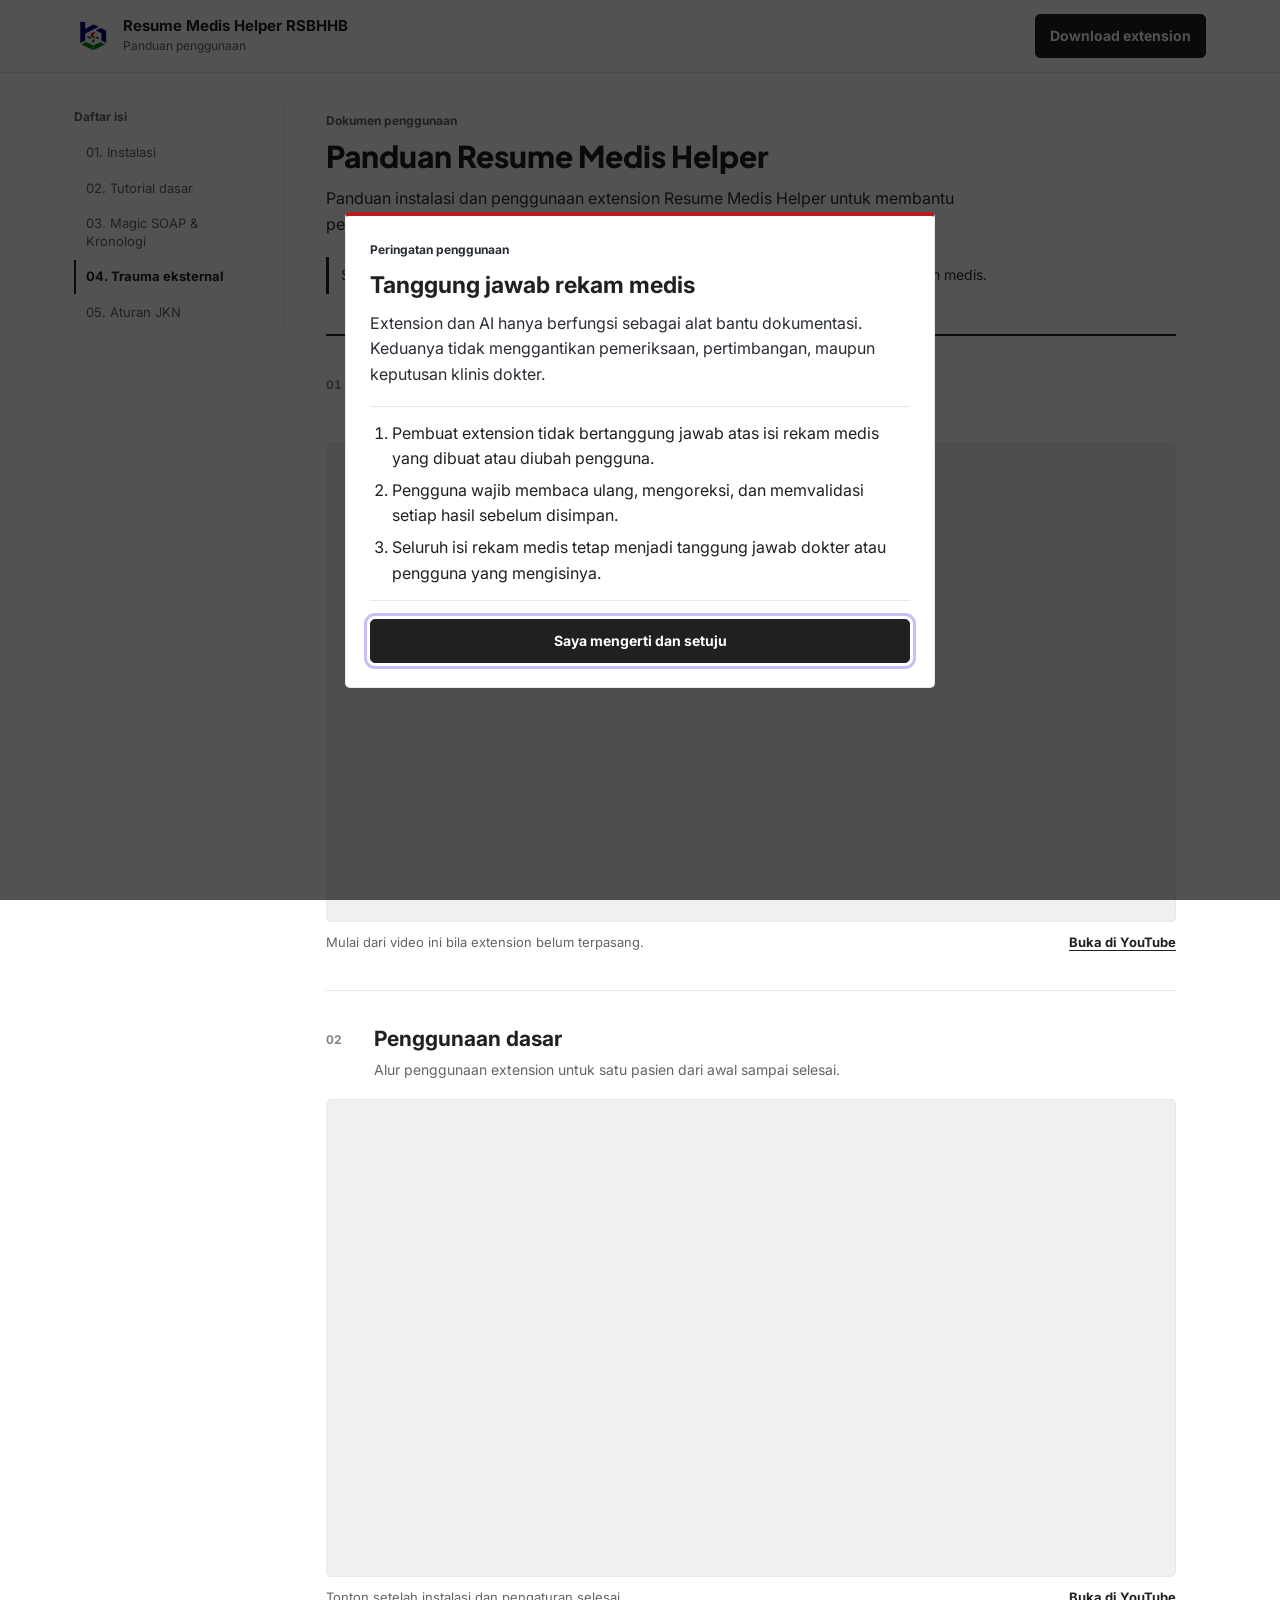
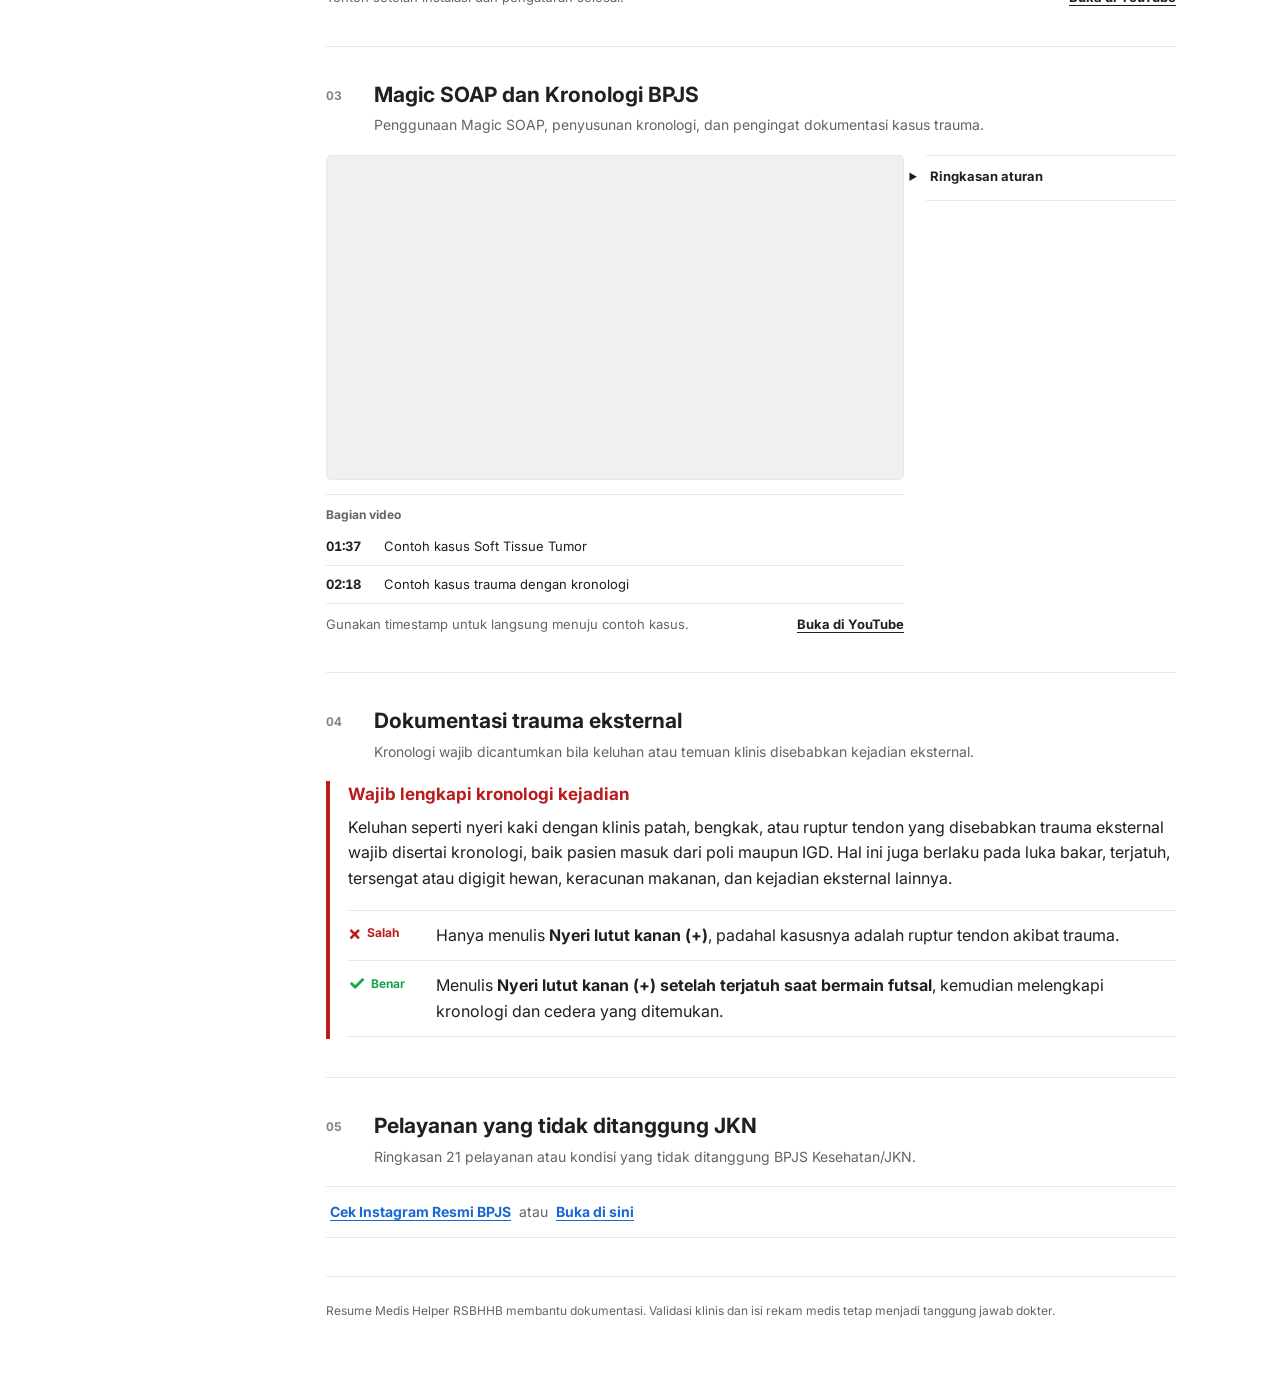
<file: tutorial.html>
<!doctype html>
<html lang="id">
<head>
  <meta charset="utf-8">
  <meta name="viewport" content="width=device-width, initial-scale=1">
  <title>Panduan Resume Medis Helper RSBHHB</title>
  <link rel="preconnect" href="https://fonts.googleapis.com">
  <link rel="preconnect" href="https://fonts.gstatic.com" crossorigin>
  <link href="https://fonts.googleapis.com/css2?family=Inter:wght@400;500;600;700&family=Plus+Jakarta+Sans:wght@700;800&display=swap" rel="stylesheet">
  <style>
    :root {
      --canvas-white: #ffffff;
      --graphite-black: #000000;
      --ink-solid: #202020;
      --slate-gray: #292d34;
      --subtle-gray: #646464;
      --ash-gray: #838383;
      --whisper-white: #f0f0f0;
      --cloud-gray: #e8e8e8;
      --electric-violet: #7b68ee;
      --link-blue: #1967d2;
      --success: #16a34a;
      --error: #b91c1c;
      --error-soft: #fee2e2;
    }

    * {
      box-sizing: border-box;
    }

    html {
      scroll-behavior: smooth;
    }

    body {
      background: var(--canvas-white);
      color: var(--ink-solid);
      font-family: Inter, "Segoe UI", Arial, sans-serif;
      font-size: 16px;
      letter-spacing: 0;
      line-height: 1.6;
      margin: 0;
    }

    body.is-locked {
      overflow: hidden;
    }

    a {
      color: inherit;
    }

    button,
    summary {
      font: inherit;
    }

    :focus-visible {
      outline: 3px solid rgba(123, 104, 238, 0.42);
      outline-offset: 3px;
    }

    .skip-link {
      background: var(--ink-solid);
      color: var(--canvas-white);
      left: 12px;
      padding: 8px 12px;
      position: fixed;
      top: -60px;
      z-index: 30;
    }

    .skip-link:focus {
      top: 12px;
    }

    .site-header {
      background: var(--canvas-white);
      border-bottom: 1px solid var(--cloud-gray);
      position: sticky;
      top: 0;
      z-index: 5;
    }

    .header-inner {
      align-items: center;
      display: flex;
      gap: 20px;
      justify-content: space-between;
      margin: 0 auto;
      max-width: 1180px;
      min-height: 72px;
      padding: 10px 24px;
    }

    .brand {
      align-items: center;
      display: flex;
      gap: 11px;
      min-width: 0;
    }

    .brand img {
      display: block;
      height: 38px;
      object-fit: contain;
      width: 38px;
    }

    .brand-name {
      font-size: 15px;
      font-weight: 700;
      line-height: 1.25;
      margin: 0;
    }

    .brand-context {
      color: var(--subtle-gray);
      font-size: 12px;
      margin: 1px 0 0;
    }

    .button {
      align-items: center;
      border: 1px solid var(--ink-solid);
      border-radius: 5px;
      display: inline-flex;
      font-size: 14px;
      font-weight: 700;
      justify-content: center;
      min-height: 44px;
      padding: 9px 14px;
      text-decoration: none;
      transition: background 160ms ease, color 160ms ease;
    }

    .button-primary {
      background: var(--ink-solid);
      color: var(--canvas-white);
    }

    .button-primary:hover {
      background: var(--canvas-white);
      color: var(--ink-solid);
    }

    .button-secondary {
      background: var(--canvas-white);
      border-color: var(--cloud-gray);
      color: var(--ink-solid);
    }

    .button-secondary:hover {
      border-color: var(--ink-solid);
    }

    .document-layout {
      display: grid;
      gap: 42px;
      grid-template-columns: 210px minmax(0, 850px);
      margin: 0 auto;
      max-width: 1180px;
      padding: 34px 24px 72px;
    }

    .toc {
      align-self: start;
      border-right: 1px solid var(--cloud-gray);
      padding-right: 22px;
      position: sticky;
      top: 106px;
    }

    .toc-title {
      color: var(--subtle-gray);
      font-size: 12px;
      font-weight: 700;
      margin: 0 0 10px;
    }

    .toc-list {
      display: grid;
      gap: 2px;
      list-style: none;
      margin: 0;
      padding: 0;
    }

    .toc-link {
      border-left: 2px solid transparent;
      color: var(--subtle-gray);
      display: block;
      font-size: 13px;
      line-height: 1.35;
      padding: 8px 10px;
      text-decoration: none;
    }

    .toc-link:hover,
    .toc-link[aria-current="location"] {
      color: var(--ink-solid);
    }

    .toc-link[aria-current="location"] {
      border-left-color: var(--ink-solid);
      font-weight: 700;
    }

    .mobile-toc {
      display: none;
    }

    .document {
      min-width: 0;
    }

    .document-header {
      border-bottom: 2px solid var(--ink-solid);
      padding: 4px 0 26px;
    }

    .document-label {
      color: var(--subtle-gray);
      font-size: 12px;
      font-weight: 700;
      margin: 0 0 8px;
    }

    h1,
    h2,
    h3,
    p {
      margin-top: 0;
    }

    h1 {
      font-family: "Plus Jakarta Sans", Inter, "Segoe UI", Arial, sans-serif;
      font-size: 30px;
      font-weight: 800;
      line-height: 1.2;
      margin-bottom: 12px;
    }

    h2 {
      font-size: 21px;
      line-height: 1.3;
      margin-bottom: 6px;
    }

    h3 {
      font-size: 15px;
      line-height: 1.4;
    }

    .document-lead {
      color: var(--slate-gray);
      margin: 0;
      max-width: 720px;
    }

    .responsibility-note {
      border-left: 3px solid var(--ink-solid);
      color: var(--slate-gray);
      font-size: 14px;
      margin-top: 20px;
      padding: 7px 0 7px 12px;
    }

    .manual-section {
      border-bottom: 1px solid var(--cloud-gray);
      padding: 34px 0 38px;
      scroll-margin-top: 92px;
    }

    .section-heading {
      display: grid;
      gap: 14px;
      grid-template-columns: 34px minmax(0, 1fr);
      margin-bottom: 18px;
    }

    .section-number {
      color: var(--ash-gray);
      font-size: 12px;
      font-variant-numeric: tabular-nums;
      font-weight: 700;
      padding-top: 5px;
    }

    .section-heading p {
      color: var(--subtle-gray);
      font-size: 14px;
      margin: 0;
    }

    .video-frame {
      aspect-ratio: 16 / 9;
      background: var(--whisper-white);
      border: 1px solid var(--cloud-gray);
      border-radius: 5px;
      overflow: hidden;
    }

    .video-frame iframe {
      border: 0;
      display: block;
      height: 100%;
      width: 100%;
    }

    .video-footer {
      align-items: center;
      display: flex;
      gap: 12px;
      justify-content: space-between;
      margin-top: 10px;
    }

    .video-footer p {
      color: var(--subtle-gray);
      font-size: 13px;
      margin: 0;
    }

    .text-link {
      color: var(--ink-solid);
      font-size: 13px;
      font-weight: 700;
      text-underline-offset: 3px;
      white-space: nowrap;
    }

    .magic-layout {
      align-items: start;
      display: grid;
      gap: 22px;
      grid-template-columns: minmax(0, 1fr) 250px;
    }

    .rules-summary {
      border-bottom: 1px solid var(--cloud-gray);
      border-top: 1px solid var(--cloud-gray);
      font-size: 13px;
    }

    .rules-summary summary,
    .mobile-toc summary {
      cursor: pointer;
      font-weight: 700;
      list-style-position: outside;
      min-height: 44px;
      padding: 10px 4px;
    }

    .rules-summary[open] summary {
      border-bottom: 1px solid var(--cloud-gray);
    }

    .rule-group {
      padding: 13px 4px 4px;
    }

    .rule-group + .rule-group {
      border-top: 1px solid var(--cloud-gray);
      margin-top: 10px;
    }

    .rule-group h3 {
      margin-bottom: 7px;
    }

    .rule-group ol {
      margin: 0;
      padding-left: 19px;
    }

    .rule-group li + li {
      margin-top: 5px;
    }

    .timestamp-block {
      border-top: 1px solid var(--cloud-gray);
      margin-top: 14px;
    }

    .timestamp-label {
      color: var(--subtle-gray);
      font-size: 12px;
      font-weight: 700;
      margin: 10px 0 4px;
    }

    .timestamp-list {
      list-style: none;
      margin: 0;
      padding: 0;
    }

    .timestamp-list a {
      align-items: baseline;
      border-bottom: 1px solid var(--cloud-gray);
      display: grid;
      font-size: 13px;
      gap: 12px;
      grid-template-columns: 46px minmax(0, 1fr);
      padding: 8px 0;
      text-decoration: none;
    }

    .timestamp-list a:hover {
      text-decoration: underline;
      text-underline-offset: 3px;
    }

    .timestamp-time {
      font-variant-numeric: tabular-nums;
      font-weight: 700;
    }

    .trauma-rule {
      border-left: 4px solid var(--error);
      padding: 2px 0 2px 18px;
    }

    .trauma-rule h3 {
      color: var(--error);
      font-size: 17px;
      margin-bottom: 8px;
    }

    .trauma-rule > p {
      margin-bottom: 18px;
    }

    .example-list {
      border-top: 1px solid var(--cloud-gray);
    }

    .example-row {
      align-items: start;
      border-bottom: 1px solid var(--cloud-gray);
      display: grid;
      gap: 12px;
      grid-template-columns: 76px minmax(0, 1fr);
      padding: 12px 0;
    }

    .example-row p {
      margin: 0;
    }

    .example-status {
      align-items: center;
      display: flex;
      font-size: 12px;
      font-weight: 700;
      gap: 6px;
    }

    .example-status span {
      font-size: 20px;
      line-height: 1;
    }

    .example-wrong .example-status {
      color: var(--error);
    }

    .example-correct .example-status {
      color: var(--success);
    }

    .jkn-options {
      align-items: center;
      border-bottom: 1px solid var(--cloud-gray);
      border-top: 1px solid var(--cloud-gray);
      display: flex;
      flex-wrap: wrap;
      font-size: 14px;
      gap: 8px;
      min-height: 52px;
      padding: 8px 4px;
    }

    .jkn-link,
    .jkn-toggle {
      color: var(--link-blue);
      cursor: pointer;
      font-weight: 700;
      text-decoration: underline;
      text-decoration-thickness: 1px;
      text-underline-offset: 3px;
    }

    .jkn-link:hover,
    .jkn-toggle:hover {
      text-decoration-thickness: 2px;
    }

    .jkn-toggle {
      background: transparent;
      border: 0;
      padding: 0;
    }

    .jkn-separator {
      color: var(--subtle-gray);
    }

    .legal-content {
      border-bottom: 1px solid var(--cloud-gray);
      padding: 18px 4px 8px;
    }

    .legal-content[hidden] {
      display: none;
    }

    .jkn-list {
      margin: 0;
      padding-left: 24px;
    }

    .jkn-list li {
      padding-left: 4px;
    }

    .jkn-list li + li {
      margin-top: 8px;
    }

    .document-footer {
      color: var(--subtle-gray);
      font-size: 12px;
      padding-top: 24px;
    }

    .consent-overlay {
      align-items: center;
      background: rgba(0, 0, 0, 0.68);
      display: flex;
      inset: 0;
      justify-content: center;
      padding: 18px;
      position: fixed;
      z-index: 20;
    }

    .consent-overlay[hidden] {
      display: none;
    }

    .consent-sheet {
      background: var(--canvas-white);
      border: 1px solid var(--cloud-gray);
      border-radius: 5px;
      border-top: 4px solid var(--error);
      max-height: calc(100vh - 36px);
      max-width: 590px;
      overflow-y: auto;
      padding: 24px;
      width: 100%;
    }

    .consent-label {
      color: var(--error);
      font-size: 12px;
      font-weight: 700;
      margin: 0 0 6px;
    }

    .consent-sheet h2 {
      font-size: 23px;
      margin-bottom: 10px;
    }

    .consent-sheet p {
      color: var(--slate-gray);
      margin-bottom: 12px;
    }

    .consent-points {
      border-bottom: 1px solid var(--cloud-gray);
      border-top: 1px solid var(--cloud-gray);
      margin: 18px 0;
      padding: 14px 0 14px 22px;
    }

    .consent-points li + li {
      margin-top: 6px;
    }

    .consent-sheet .button {
      cursor: pointer;
      width: 100%;
    }

    @media (max-width: 900px) {
      .document-layout {
        display: block;
        max-width: 880px;
      }

      .toc {
        display: none;
      }

      .mobile-toc {
        border-bottom: 1px solid var(--cloud-gray);
        border-top: 1px solid var(--cloud-gray);
        display: block;
        margin-bottom: 28px;
      }

      .mobile-toc .toc-list {
        padding-bottom: 10px;
      }
    }

    @media (max-width: 640px) {
      .header-inner {
        align-items: stretch;
        flex-direction: column;
        gap: 10px;
        padding: 12px 16px;
      }

      .header-inner .button {
        width: 100%;
      }

      .document-layout {
        padding: 24px 16px 56px;
      }

      h1 {
        font-size: 26px;
      }

      .manual-section {
        padding: 28px 0 32px;
        scroll-margin-top: 138px;
      }

      .magic-layout,
      .example-row {
        grid-template-columns: 1fr;
      }

      .example-row {
        gap: 5px;
      }

      .video-footer {
        align-items: flex-start;
        flex-direction: column;
      }

      .consent-sheet {
        padding: 20px;
      }
    }

    @media (prefers-reduced-motion: reduce) {
      html {
        scroll-behavior: auto;
      }

      *,
      *::before,
      *::after {
        transition-duration: 0.01ms !important;
      }
    }
  </style>
</head>
<body class="is-locked">
  <div class="consent-overlay" id="disclaimer" role="dialog" aria-modal="true" aria-labelledby="disclaimerTitle" aria-describedby="disclaimerDescription">
    <div class="consent-sheet">
      <p class="consent-label">Peringatan penggunaan</p>
      <h2 id="disclaimerTitle">Tanggung jawab rekam medis</h2>
      <div id="disclaimerDescription">
        <p>Extension dan AI hanya berfungsi sebagai alat bantu dokumentasi. Keduanya tidak menggantikan pemeriksaan, pertimbangan, maupun keputusan klinis dokter.</p>
        <ol class="consent-points">
          <li>Pembuat extension tidak bertanggung jawab atas isi rekam medis yang dibuat atau diubah pengguna.</li>
          <li>Pengguna wajib membaca ulang, mengoreksi, dan memvalidasi setiap hasil sebelum disimpan.</li>
          <li>Seluruh isi rekam medis tetap menjadi tanggung jawab dokter atau pengguna yang mengisinya.</li>
        </ol>
      </div>
      <button class="button button-primary" id="agreeButton" type="button">Saya mengerti dan setuju</button>
    </div>
  </div>

  <div id="pageContent" inert>
    <a class="skip-link" href="#mainContent">Lewati ke isi panduan</a>

    <header class="site-header" id="top">
      <div class="header-inner">
        <div class="brand">
          <img src="logo-rsbhhb.png" alt="Logo RSBHHB">
          <div>
            <p class="brand-name">Resume Medis Helper RSBHHB</p>
            <p class="brand-context">Panduan penggunaan</p>
          </div>
        </div>
        <a class="button button-primary" href="https://s.id/resumehasanbasry" target="_blank" rel="noopener">Download extension</a>
      </div>
    </header>

    <main class="document-layout" id="mainContent">
      <aside class="toc" aria-label="Daftar isi">
        <p class="toc-title">Daftar isi</p>
        <ol class="toc-list">
          <li><a class="toc-link" href="#instalasi" aria-current="location">01. Instalasi</a></li>
          <li><a class="toc-link" href="#tutorial-dasar">02. Tutorial dasar</a></li>
          <li><a class="toc-link" href="#magic-soap-kronologi">03. Magic SOAP &amp; Kronologi</a></li>
          <li><a class="toc-link" href="#trauma-eksternal">04. Trauma eksternal</a></li>
          <li><a class="toc-link" href="#aturan-jkn">05. Aturan JKN</a></li>
        </ol>
      </aside>

      <article class="document">
        <details class="mobile-toc">
          <summary>Daftar isi panduan</summary>
          <ol class="toc-list">
            <li><a class="toc-link" href="#instalasi" aria-current="location">01. Instalasi</a></li>
            <li><a class="toc-link" href="#tutorial-dasar">02. Tutorial dasar</a></li>
            <li><a class="toc-link" href="#magic-soap-kronologi">03. Magic SOAP &amp; Kronologi</a></li>
            <li><a class="toc-link" href="#trauma-eksternal">04. Trauma eksternal</a></li>
            <li><a class="toc-link" href="#aturan-jkn">05. Aturan JKN</a></li>
          </ol>
        </details>

        <header class="document-header">
          <p class="document-label">Dokumen penggunaan</p>
          <h1 id="documentTitle" tabindex="-1">Panduan Resume Medis Helper</h1>
          <p class="document-lead">Panduan instalasi dan penggunaan extension Resume Medis Helper untuk membantu penyusunan dokumentasi medis di eRM RSUD H. Hasan Basry.</p>
          <p class="responsibility-note">Setiap hasil AI wajib dibaca ulang dan divalidasi oleh dokter sebelum dimasukkan ke rekam medis.</p>
        </header>

        <section class="manual-section" id="instalasi">
          <div class="section-heading">
            <span class="section-number">01</span>
            <div>
              <h2>Instalasi dan pengaturan</h2>
              <p>Cara memasang extension dan menyiapkan pengaturan sampai siap digunakan.</p>
            </div>
          </div>
          <div class="video-frame">
            <iframe src="https://www.youtube.com/embed/3K2MSnHIlrQ" title="Cara instalasi dan pengaturan aplikasi" loading="lazy" allow="accelerometer; autoplay; clipboard-write; encrypted-media; gyroscope; picture-in-picture; web-share" allowfullscreen></iframe>
          </div>
          <div class="video-footer">
            <p>Mulai dari video ini bila extension belum terpasang.</p>
            <a class="text-link" href="https://youtu.be/3K2MSnHIlrQ" target="_blank" rel="noopener">Buka di YouTube</a>
          </div>
        </section>

        <section class="manual-section" id="tutorial-dasar">
          <div class="section-heading">
            <span class="section-number">02</span>
            <div>
              <h2>Penggunaan dasar</h2>
              <p>Alur penggunaan extension untuk satu pasien dari awal sampai selesai.</p>
            </div>
          </div>
          <div class="video-frame">
            <iframe src="https://www.youtube.com/embed/h3UAOrUbbq4" title="Tutorial dasar Resume Medis Helper" loading="lazy" allow="accelerometer; autoplay; clipboard-write; encrypted-media; gyroscope; picture-in-picture; web-share" allowfullscreen></iframe>
          </div>
          <div class="video-footer">
            <p>Tonton setelah instalasi dan pengaturan selesai.</p>
            <a class="text-link" href="https://youtu.be/h3UAOrUbbq4" target="_blank" rel="noopener">Buka di YouTube</a>
          </div>
        </section>

        <section class="manual-section" id="magic-soap-kronologi">
          <div class="section-heading">
            <span class="section-number">03</span>
            <div>
              <h2>Magic SOAP dan Kronologi BPJS</h2>
              <p>Penggunaan Magic SOAP, penyusunan kronologi, dan pengingat dokumentasi kasus trauma.</p>
            </div>
          </div>

          <div class="magic-layout">
            <div>
              <div class="video-frame">
                <iframe src="https://www.youtube.com/embed/O5SLVvIb5Dg" title="Magic SOAP dan Kronologi BPJS" loading="lazy" allow="accelerometer; autoplay; clipboard-write; encrypted-media; gyroscope; picture-in-picture; web-share" allowfullscreen></iframe>
              </div>
              <div class="timestamp-block">
                <p class="timestamp-label">Bagian video</p>
                <ul class="timestamp-list">
                  <li><a href="https://youtu.be/O5SLVvIb5Dg?t=97" target="_blank" rel="noopener"><span class="timestamp-time">01:37</span><span>Contoh kasus Soft Tissue Tumor</span></a></li>
                  <li><a href="https://youtu.be/O5SLVvIb5Dg?t=138" target="_blank" rel="noopener"><span class="timestamp-time">02:18</span><span>Contoh kasus trauma dengan kronologi</span></a></li>
                </ul>
              </div>
              <div class="video-footer">
                <p>Gunakan timestamp untuk langsung menuju contoh kasus.</p>
                <a class="text-link" href="https://youtu.be/O5SLVvIb5Dg" target="_blank" rel="noopener">Buka di YouTube</a>
              </div>
            </div>

            <details class="rules-summary">
              <summary>Ringkasan aturan</summary>
              <div class="rule-group">
                <h3>Magic SOAP dan kegawatdaruratan IGD</h3>
                <ol>
                  <li>Subjektif wajib diisi. Objektif, Assessment, dan Planning bersifat opsional.</li>
                  <li>Pilih Rawat Inap, Rawat Jalan, atau Dari Poli sesuai pelayanan.</li>
                  <li>Periksa dan validasi hasil AI sebelum digunakan.</li>
                  <li>Kasus IGD harus memenuhi kriteria gawat darurat: mengancam nyawa; gangguan jalan napas, pernapasan, atau sirkulasi; penurunan kesadaran; gangguan hemodinamik; atau memerlukan tindakan segera.</li>
                  <li>Kriteria memerlukan tindakan segera digunakan sebagai pilihan terakhir dan kasus tetap harus benar-benar gawat darurat.</li>
                </ol>
              </div>
              <div class="rule-group">
                <h3>Kronologi BPJS</h3>
                <ol>
                  <li>Isi kejadian dan cedera sesuai fakta.</li>
                  <li>Tekan Buat Skenario BPJS.</li>
                  <li>Periksa hasil dan warning yang muncul.</li>
                  <li>Jangan mengarang atau mengubah mekanisme kejadian.</li>
                  <li>Keputusan akhir tetap berada pada dokter.</li>
                </ol>
              </div>
            </details>
          </div>
        </section>

        <section class="manual-section" id="trauma-eksternal">
          <div class="section-heading">
            <span class="section-number">04</span>
            <div>
              <h2>Dokumentasi trauma eksternal</h2>
              <p>Kronologi wajib dicantumkan bila keluhan atau temuan klinis disebabkan kejadian eksternal.</p>
            </div>
          </div>

          <div class="trauma-rule">
            <h3>Wajib lengkapi kronologi kejadian</h3>
            <p>Keluhan seperti nyeri kaki dengan klinis patah, bengkak, atau ruptur tendon yang disebabkan trauma eksternal wajib disertai kronologi, baik pasien masuk dari poli maupun IGD. Hal ini juga berlaku pada luka bakar, terjatuh, tersengat atau digigit hewan, keracunan makanan, dan kejadian eksternal lainnya.</p>
            <div class="example-list">
              <div class="example-row example-wrong">
                <div class="example-status"><span aria-hidden="true">&times;</span> Salah</div>
                <p>Hanya menulis <strong>Nyeri lutut kanan (+)</strong>, padahal kasusnya adalah ruptur tendon akibat trauma.</p>
              </div>
              <div class="example-row example-correct">
                <div class="example-status"><span aria-hidden="true">&#10003;</span> Benar</div>
                <p>Menulis <strong>Nyeri lutut kanan (+) setelah terjatuh saat bermain futsal</strong>, kemudian melengkapi kronologi dan cedera yang ditemukan.</p>
              </div>
            </div>
          </div>
        </section>

        <section class="manual-section" id="aturan-jkn">
          <div class="section-heading">
            <span class="section-number">05</span>
            <div>
              <h2>Pelayanan yang tidak ditanggung JKN</h2>
              <p>Ringkasan 21 pelayanan atau kondisi yang tidak ditanggung BPJS Kesehatan/JKN.</p>
            </div>
          </div>

          <div class="jkn-options" aria-label="Pilihan sumber aturan JKN">
            <a class="jkn-link" href="https://www.instagram.com/p/DLrZ77ItSsF/" target="_blank" rel="noopener">Cek Instagram Resmi BPJS</a>
            <span class="jkn-separator">atau</span>
            <button class="jkn-toggle" id="jknListToggle" type="button" aria-expanded="false" aria-controls="jknList">Buka di sini</button>
          </div>
          <div class="legal-content" id="jknList" hidden>
              <ol class="jkn-list">
                <li>Pelayanan yang tidak sesuai aturan perundang-undangan.</li>
                <li>Pelayanan di fasilitas kesehatan yang tidak bekerja sama dengan BPJS, kecuali keadaan gawat darurat.</li>
                <li>Penyakit atau cedera akibat kecelakaan kerja atau hubungan kerja yang sudah dijamin BPJamsostek, Taspen, ASABRI, pemberi kerja, atau penjamin lain.</li>
                <li>Kecelakaan lalu lintas yang sudah dijamin oleh program jaminan kecelakaan lalu lintas wajib, seperti Jasa Raharja, sampai batas ketentuan.</li>
                <li>Pelayanan kesehatan yang dilakukan di luar negeri.</li>
                <li>Perawatan untuk tujuan estetik atau kosmetik tanpa indikasi medis.</li>
                <li>Pelayanan terkait infertilitas atau program kehamilan.</li>
                <li>Pelayanan untuk meratakan gigi atau ortodonti.</li>
                <li>Gangguan kesehatan akibat ketergantungan obat dan/atau alkohol.</li>
                <li>Gangguan kesehatan akibat sengaja menyakiti diri sendiri atau hobi yang membahayakan diri.</li>
                <li>Pengobatan komplementer, alternatif, dan tradisional yang belum terbukti efektif berdasarkan penilaian teknologi kesehatan.</li>
                <li>Pengobatan atau tindakan medis yang masih bersifat percobaan atau eksperimen.</li>
                <li>Alat dan obat kontrasepsi serta kosmetik.</li>
                <li>Perbekalan kesehatan rumah tangga.</li>
                <li>Pelayanan akibat bencana, kejadian luar biasa, atau wabah pada masa tanggap darurat.</li>
                <li>Pelayanan pada kejadian tidak diharapkan yang dapat dicegah sesuai ketentuan Menteri.</li>
                <li>Pelayanan kesehatan dalam rangka bakti sosial.</li>
                <li>Pelayanan yang tidak berhubungan dengan manfaat jaminan kesehatan, seperti pemeriksaan untuk keperluan administrasi atau seleksi kerja.</li>
                <li>Pelayanan akibat tindak pidana tertentu yang sudah dijamin oleh skema lain.</li>
                <li>Pelayanan kesehatan tertentu yang berkaitan dengan Kementerian Pertahanan, TNI, dan Polri.</li>
                <li>Pelayanan yang sudah ditanggung program lain sehingga tidak boleh ditagihkan ganda kepada BPJS.</li>
              </ol>
          </div>
        </section>

        <footer class="document-footer">
          Resume Medis Helper RSBHHB membantu dokumentasi. Validasi klinis dan isi rekam medis tetap menjadi tanggung jawab dokter.
        </footer>
      </article>
    </main>
  </div>

  <script>
    const agreeButton = document.getElementById("agreeButton");
    const disclaimer = document.getElementById("disclaimer");
    const pageContent = document.getElementById("pageContent");
    const documentTitle = document.getElementById("documentTitle");
    const tocLinks = Array.from(document.querySelectorAll(".toc-link"));
    const sections = Array.from(document.querySelectorAll(".manual-section"));
    const mobileToc = document.querySelector(".mobile-toc");
    const jknListToggle = document.getElementById("jknListToggle");
    const jknList = document.getElementById("jknList");

    agreeButton.focus();

    agreeButton.addEventListener("click", () => {
      disclaimer.hidden = true;
      document.body.classList.remove("is-locked");
      pageContent.removeAttribute("inert");
      documentTitle.focus();
    });

    tocLinks.forEach((link) => {
      link.addEventListener("click", () => mobileToc.removeAttribute("open"));
    });

    jknListToggle.addEventListener("click", () => {
      const expanded = jknListToggle.getAttribute("aria-expanded") === "true";
      jknListToggle.setAttribute("aria-expanded", String(!expanded));
      jknList.hidden = expanded;
      jknListToggle.textContent = expanded ? "Buka di sini" : "Tutup daftar";
    });

    if ("IntersectionObserver" in window) {
      const sectionObserver = new IntersectionObserver((entries) => {
        const current = entries
          .filter((entry) => entry.isIntersecting)
          .sort((a, b) => b.intersectionRatio - a.intersectionRatio)[0];

        if (!current) {
          return;
        }

        tocLinks.forEach((link) => {
          const active = link.getAttribute("href") === `#${current.target.id}`;
          link.toggleAttribute("aria-current", active);
          if (active) {
            link.setAttribute("aria-current", "location");
          }
        });
      }, { rootMargin: "-18% 0px -64% 0px", threshold: [0.1, 0.45] });

      sections.forEach((section) => sectionObserver.observe(section));
    }
  </script>
</body>
</html>
</file>
<file: dashboard.css>
:root{font-family:Inter,Segoe UI,Arial,sans-serif;color:#172a3d;background:#f4f7fa;font-size:14px}*{box-sizing:border-box}body{margin:0}button,input,select{font:inherit}button{cursor:pointer}:focus-visible{outline:3px solid #49a8e7;outline-offset:2px}.shell{max-width:1800px;margin:auto}.topbar{height:68px;background:#fff;border-bottom:1px solid #e1e9ef;display:flex;align-items:center;justify-content:space-between;padding:0 4.5%}.brand{display:flex;align-items:center;gap:10px;font-size:16px;color:#234158}.brand-mark{display:grid;place-items:center;width:32px;height:32px;background:#087f83;color:white;border-radius:9px;font-size:24px;font-weight:600;line-height:1}.top-actions{display:flex;gap:20px;align-items:center}.privacy-label{color:#64798b;font-size:12px}main{padding:38px 4.5% 70px}.page-heading{display:flex;justify-content:space-between;align-items:end;gap:24px;margin-bottom:20px}.eyebrow{font-size:11px;letter-spacing:.12em;font-weight:800;color:#078388;margin:0 0 8px}h1,h2{letter-spacing:-.035em;margin:0;color:#152c3e}h1{font-size:32px}h2{font-size:20px}.intro,.section-heading p:not(.eyebrow){color:#617789;margin:8px 0 0;line-height:1.5}.controls,.patient-controls{display:flex;align-items:end;gap:10px;flex-wrap:wrap}.controls label,.settings-fields label{display:grid;gap:7px;color:#52697b;font-size:12px;font-weight:700}.controls input,.controls select,.search-label input,.settings-fields input,.date-edit input{height:40px;border:1px solid #d6e2e9;border-radius:8px;background:#fff;color:#203a4c;padding:0 10px;min-width:140px}.button{min-height:40px;border-radius:8px;padding:0 15px;font-weight:700;border:1px solid transparent;transition:background-color .15s,border-color .15s}.button.primary{background:#087f83;color:white}.button.primary:hover{background:#05666a}.button.secondary{background:#fff;color:#36566c;border-color:#d6e2e9}.button.secondary:hover{background:#f1f7f8;border-color:#a9c9ce}.button:disabled{opacity:.55;cursor:wait}.notice{display:flex;align-items:center;gap:9px;color:#35636b;background:#e6f5f3;border:1px solid #cce9e5;border-radius:9px;padding:12px 15px;line-height:1.4}.notice-dot{width:8px;height:8px;border-radius:50%;background:#0c9c86;flex:none}.message{min-height:18px;color:#315869;margin:8px 2px 12px}.message.error,.error{color:#b22c31}.metrics{display:grid;grid-template-columns:repeat(4,minmax(0,1fr));gap:14px;margin-bottom:18px}.metric,.panel{background:#fff;border:1px solid #e1e9ef;border-radius:13px;box-shadow:0 3px 12px rgba(30,62,80,.035)}.metric{padding:20px;display:flex;flex-direction:column;gap:10px;min-height:137px}.metric-label{color:#5f7484;font-weight:700;font-size:12px}.metric strong{font-size:28px;letter-spacing:-.04em;color:#17364a}.metric strong small{font-size:16px;color:#9aaab5;font-weight:600}.metric-note{color:#758997;font-size:12px}.panel{margin-bottom:18px;overflow:hidden}.section-heading{display:flex;justify-content:space-between;align-items:center;gap:16px;padding:23px 22px 19px}.section-heading p:not(.eyebrow){font-size:13px}.count-pill{color:#526d7d;background:#f0f5f7;border-radius:30px;padding:7px 11px;font-size:12px;font-weight:700;white-space:nowrap}.table-wrap{overflow-x:auto}table{border-collapse:collapse;width:100%;text-align:left}th{background:#f8fafb;color:#78909e;text-transform:uppercase;letter-spacing:.065em;font-size:10px;font-weight:800;white-space:nowrap}th,td{padding:14px 22px;border-top:1px solid #edf2f4;vertical-align:middle}td{color:#334f60;line-height:1.45}tbody tr:hover{background:#fbfdfd}.doctor-table th:first-child{width:30%}.progress-cell{min-width:220px}.progress-heading{display:flex;justify-content:space-between;gap:20px;font-size:13px}.progress-heading strong{color:#193b4b}.progress-heading span{color:#087f83;font-weight:800}.progress{height:6px;background:#e8f0f1;border-radius:8px;margin-top:9px;overflow:hidden}.progress span{display:block;height:100%;background:#13a39a;border-radius:8px}.link-button{border:0;padding:2px 0;background:none;color:#aa5818;font-weight:700;text-decoration:underline;text-underline-offset:3px;text-align:left}.link-button:hover{color:#73360c}.search-label input{min-width:230px}.patient-table{min-width:1250px}.patient-table td{font-size:12px}.patient-table td:nth-child(3),.patient-table td:nth-child(5){font-variant-numeric:tabular-nums}.status{display:inline-block;border-radius:20px;padding:5px 9px;white-space:nowrap;font-weight:700;font-size:11px}.status.done{background:#e2f5ee;color:#197150}.status.missing{background:#fff0eb;color:#b64e2d}.status.pending{background:#f0f3f5;color:#617685}.status.complete{background:#edf5f4;color:#417568}.empty{text-align:center;color:#7b8c98;padding:26px;margin:0;border-top:1px solid #edf2f4}.sr-only{position:absolute;width:1px;height:1px;padding:0;margin:-1px;overflow:hidden;clip:rect(0,0,0,0);white-space:nowrap;border:0}dialog{border:0;border-radius:14px;padding:24px;width:min(560px,calc(100% - 32px));max-height:85vh;box-shadow:0 20px 60px rgba(10,33,46,.25);color:#203a4b}dialog::backdrop{background:rgba(13,32,43,.52)}.dialog-head{display:flex;justify-content:space-between;gap:12px}.icon-button{width:36px;height:36px;border:0;background:#f1f5f7;border-radius:8px;font-size:24px;color:#526c7e}.details-body{margin-top:20px;max-height:52vh;overflow:auto}.detail-item{padding:14px 0;border-top:1px solid #e9eff2}.detail-item:first-child{border-top:0}.detail-item strong{display:block;color:#203e50}.detail-item p{margin:6px 0;white-space:pre-wrap;overflow-wrap:anywhere}.detail-item small{color:#6e8390}.dialog-footer{display:flex;justify-content:flex-end;gap:10px;margin-top:22px}.settings-intro{color:#617789;line-height:1.5}.settings-fields{display:grid;gap:14px;margin:20px 0}.settings-fields label span{font-weight:400}.settings-fields input{width:100%}.settings-warning{color:#8b5920;background:#fff7e7;border-radius:8px;padding:12px;line-height:1.5;font-size:12px}.error{min-height:16px}.date-edit{display:flex;align-items:center;gap:6px}.date-edit input{min-width:130px}.date-edit button{min-height:36px;padding:0 10px}@media(max-width:1050px){.page-heading{align-items:start;flex-direction:column}.metrics{grid-template-columns:repeat(2,minmax(0,1fr))}}@media(max-width:650px){main{padding:26px 16px}.topbar{padding:0 16px}.privacy-label{display:none}.metrics{gap:10px}.metric{padding:15px}.metric strong{font-size:24px}.section-heading{align-items:start;flex-direction:column}.controls{width:100%}.controls label{flex:1}.controls label input,.controls label select{width:100%}.patient-controls,.search-label,.search-label input{width:100%}h1{font-size:27px}}@media(prefers-reduced-motion:reduce){*{transition:none!important}}
.status-select{min-height:36px;padding:4px 8px;border:1px solid #d6e2e9;border-radius:7px;background:#fff;color:#203a4c;font-weight:600;font-size:12px;cursor:pointer}.status-select:disabled{opacity:.6;cursor:wait}

[hidden]{display:none!important}.login-screen{min-height:100vh;display:grid;place-items:center;padding:20px}.login-card{width:min(430px,100%);padding:32px;background:white;border:1px solid #e1e9ef;border-radius:14px}.login-card p{color:#617789;line-height:1.5}.login-card .button{margin:4px 8px 0 0}
/* Navigasi dan tata letak dashboard */
.shell{max-width:none;min-height:100vh}.topbar{height:68px;padding:0 28px;position:relative;z-index:3}.header-title{display:flex;align-items:center;gap:16px;color:#17364a;font-weight:750;font-size:18px}.sidebar-toggle{width:40px;height:40px;border:1px solid #dce7eb;border-radius:9px;background:#fff;color:#426473;font-size:19px;line-height:1}.sidebar-toggle:hover{background:#f2f8f7}.app-layout{display:flex;min-height:calc(100vh - 68px)}.sidebar{width:220px;flex:0 0 220px;background:#fff;border-right:1px solid #e1e9ef;padding:22px 12px;transition:width .16s,flex-basis .16s}.sidebar.collapsed{width:66px;flex-basis:66px}.sidebar-nav{display:grid;gap:6px}.nav-item{width:100%;min-height:44px;display:flex;align-items:center;gap:12px;border:0;border-radius:9px;padding:10px 12px;background:transparent;color:#526c7c;text-align:left;font-weight:700;white-space:nowrap}.nav-item:hover{background:#f2f8f8}.nav-item.active{background:#e3f4f1;color:#087f83}.nav-icon{font-size:19px;line-height:1;width:18px;text-align:center;flex:none}.sidebar.collapsed .nav-label{display:none}.sidebar.collapsed .nav-item{justify-content:center;padding:10px}.app-layout main{min-width:0;flex:1;padding:28px 32px 60px}.dashboard-controls{justify-content:flex-end;margin-bottom:16px}.notice{margin-bottom:2px}.message:empty{display:none}.message{margin:10px 2px}.doctors-panel{margin-top:20px}.section-heading h1{font-size:23px;line-height:1.25}.metrics{margin-top:20px}.patients-panel{margin-top:20px;overflow:visible}.patients-panel .table-wrap{border-radius:0 0 12px 12px}.filter-bar{display:flex;align-items:end;flex-wrap:wrap;gap:10px;padding:0 22px 18px}.filter-menu{position:relative}.filter-menu summary{list-style:none;min-height:40px;display:flex;align-items:center;gap:10px;padding:0 12px;border:1px solid #d6e2e9;border-radius:8px;color:#36566c;background:#fff;font-weight:700;cursor:pointer}.filter-menu summary::-webkit-details-marker{display:none}.filter-menu summary::after{content:'▾';color:#72909c}.filter-menu summary span{font-size:11px;color:#087f83;background:#e6f5f3;padding:3px 7px;border-radius:12px}.filter-popover{position:absolute;top:calc(100% + 6px);left:0;z-index:4;width:max-content;min-width:230px;max-width:min(360px,85vw);background:#fff;border:1px solid #dce7eb;border-radius:10px;box-shadow:0 8px 24px #1d3b4a25;padding:8px}.filter-list{max-height:250px;overflow-y:auto;color:#617789}.filter-list label{display:flex;align-items:flex-start;gap:9px;padding:9px;border-radius:6px;color:#334f60;cursor:pointer}.filter-list label:hover{background:#f2f8f7}.filter-list input{margin-top:3px;accent-color:#087f83}.filter-clear{margin-top:5px;border:0;background:transparent;color:#087f83;font-weight:700;padding:8px;cursor:pointer}.filter-result{color:#758997;font-size:12px;margin-left:auto}.sort-button{padding:3px 0;border:0;background:transparent;color:inherit;font:inherit;text-transform:inherit;letter-spacing:inherit;text-align:left;white-space:nowrap}.sort-button:hover,.sort-button:focus-visible{color:#087f83}.sort-button span{font-size:13px;color:#087f83;margin-left:3px}.patient-table th[aria-sort]{color:#087f83}
@media(max-width:800px){.sidebar{width:185px;flex-basis:185px}.app-layout main{padding:24px 20px 50px}.topbar{padding:0 16px}.header-title{font-size:16px}.top-actions{gap:8px}}
@media(max-width:600px){.sidebar{width:58px;flex-basis:58px;padding:16px 8px}.sidebar .nav-label{display:none}.sidebar .nav-item{justify-content:center;padding:10px}.sidebar.collapsed{width:0;flex-basis:0;padding:16px 0;overflow:hidden}.app-layout main{padding:20px 12px 40px}.header-title{gap:8px;font-size:15px}.sidebar-toggle{width:36px;height:36px}.topbar{padding:0 10px}.dashboard-controls{justify-content:flex-start}.dashboard-controls label{flex:1}.filter-result{width:100%;margin-left:0}.filter-bar{padding-left:15px;padding-right:15px}.section-heading{padding:18px 15px}.filter-popover{max-width:calc(100vw - 85px)}}
@media(max-width:600px){.sidebar{width:165px;flex-basis:165px;padding:16px 8px}.sidebar .nav-label{display:inline}.sidebar .nav-item{justify-content:flex-start;padding:10px}.sidebar.collapsed{width:58px;flex-basis:58px;padding:16px 8px;overflow:visible}.sidebar.collapsed .nav-label{display:none}.sidebar.collapsed .nav-item{justify-content:center}.app-layout main{padding:20px 12px 40px}}
@media(max-width:600px){.metrics{grid-template-columns:1fr}.filter-result{line-height:1.4}.header-title span{line-height:1.2}}
.doctor-label{display:flex;align-items:center;gap:10px}.rank-badge{display:grid;place-items:center;flex:none;width:28px;height:28px;border-radius:8px;background:#e5f5ee;color:#15704f;font-size:12px;font-weight:800}.resume-incomplete .rank-badge{background:#fff4cf;color:#795200}.resume-incomplete .progress span{background:#d49b17}.resume-outstanding{margin-top:7px;color:#637a89;font-size:12px;line-height:1.4}
.resume-incomplete .resume-outstanding{color:#795200;font-weight:700}
.sidebar-toggle{background:#087f83;color:#fff;border-color:#087f83}.sidebar-toggle:hover{background:#066c70}
@media(max-width:600px){
  .topbar{height:auto;min-height:68px;gap:8px;flex-wrap:wrap;padding:10px 12px}
  .header-title{flex:1;min-width:0}.sidebar-toggle{width:44px;height:44px;flex:none}.top-actions{gap:5px}.top-actions .button{padding:0 8px}
  .app-layout{display:block;min-height:0}
  .sidebar,.sidebar.collapsed{width:100%;padding:8px 12px;border-right:0;border-bottom:1px solid #e1e9ef;overflow:visible}
  .sidebar.collapsed{display:none}
  .sidebar .nav-label{display:inline}.sidebar .nav-item{justify-content:flex-start;padding:10px 12px}
  .doctor-table,.doctor-table tbody{display:block;width:100%}.doctor-table thead{display:none}
  .doctor-table tbody{padding:4px 12px 12px}
  .doctor-table tr{display:grid;grid-template-columns:repeat(2,minmax(0,1fr));gap:12px;margin:0 0 12px;padding:16px;border:1px solid #e1e9ef;border-radius:12px;background:#fff;box-shadow:0 2px 8px #1d3b4a0d}
  .doctor-table td{display:block;min-width:0;padding:0;border:0;overflow-wrap:anywhere}
  .doctor-table td:first-child,.doctor-table .progress-cell{grid-column:1/-1}
  .doctor-table td:first-child{font-weight:700;color:#17364a;font-size:15px}
  .doctor-table .progress-cell{background:#f4f8f9;border-radius:8px;padding:12px}
  .doctor-table td[data-label]::before{content:attr(data-label);display:block;margin-bottom:4px;font-size:12px;font-weight:700;color:#617789}
  .doctor-table .link-button{min-height:36px}
}
.file-summary{min-width:220px;color:#28495a;font-size:13px}.file-complete{color:#087f64;font-weight:700}.file-pending{margin-top:6px;color:#926015;font-size:12px;line-height:1.5}.file-pending .link-button{font-size:inherit}.resume-incomplete .progress-heading span{color:#a26900}
.date-range,.mobile-sort{display:flex;align-items:end;flex-wrap:wrap;gap:8px}.date-range label,.mobile-sort label{display:grid;gap:5px;color:#52697b;font-size:12px;font-weight:700}.date-range input,.date-range select,.mobile-sort select{height:40px;min-width:135px;max-width:100%;padding:0 9px;border:1px solid #d6e2e9;border-radius:8px;background:#fff;color:#203a4c}.mobile-sort{display:none}#date-error:empty{display:none}
@media(max-width:600px){
  .date-range{width:100%;display:grid;grid-template-columns:1fr 1fr;gap:10px}.date-range label:first-child{grid-column:1/-1}.date-range label,.date-range input,.date-range select{min-width:0;width:100%}
  .mobile-sort{display:flex;width:100%}.mobile-sort label{flex:1}.mobile-sort select{width:100%}
  .patient-table,.patient-table tbody{display:block;width:100%;min-width:0}.patient-table thead{display:none}.patient-table tbody{padding:0 12px 12px}.patient-table tr{display:grid;grid-template-columns:1fr 1fr;gap:12px;margin:0 0 12px;padding:16px;border:1px solid #e1e9ef;border-radius:12px;background:#fff}.patient-table td{display:block;min-width:0;border:0;padding:0;font-size:13px;overflow-wrap:anywhere}.patient-table td::before{content:attr(data-label);display:block;color:#718797;font-size:11px;font-weight:700;margin-bottom:3px}.patient-table td:nth-child(4),.patient-table td:nth-child(5),.patient-table td:nth-child(8),.patient-table td:nth-child(10){grid-column:1/-1}.patient-table .date-edit input{max-width:100%}
}

.date-range{margin:0}
.patient-pagination{padding:12px 22px;column-gap:10px;border-top:1px solid #e9eff2}
#patient-page-status{line-height:40px}
.patient-pagination button:disabled{cursor:default}

.overview-panel{margin-top:16px}.overview-heading{display:flex;align-items:center;justify-content:space-between;gap:10px;padding:15px 18px 3px}.overview-heading h1{font-size:19px}.overview-note{margin:0;padding:2px 18px 10px;color:#637a89;font-size:11px}.overview-table{table-layout:fixed}.overview-table th,.overview-table td{padding:7px 10px;font-size:12px;line-height:1.2}.overview-table th{font-size:10px}.overview-table th:first-child{width:44px}.overview-table th:nth-child(3){width:130px}.overview-table th:nth-child(4){width:130px}.overview-table td:nth-child(3),.overview-table td:nth-child(4){font-variant-numeric:tabular-nums;text-align:center}.overview-table td:nth-child(2){overflow-wrap:anywhere}
@media(max-width:600px){.overview-heading{padding:12px 10px 3px}.overview-heading h1{font-size:17px}.overview-note{padding:2px 10px 8px}.overview-table th,.overview-table td{padding:6px 4px;font-size:11px}.overview-table th{font-size:9px;white-space:normal}.overview-table th:first-child{width:26px}.overview-table th:nth-child(3){width:64px}.overview-table th:nth-child(4){width:64px}.overview-table td:nth-child(2){line-height:1.25}}
.doctor-search-controls{display:flex;align-items:center;justify-content:flex-end;gap:10px;flex-wrap:wrap}.doctor-search-controls input{width:230px;max-width:100%}@media(max-width:650px){.doctor-search-controls{width:100%;justify-content:flex-start}.doctor-search-controls .search-label{flex:1;min-width:0}.doctor-search-controls input{width:100%;min-width:0}}
.prepare-options { border: 1px solid #d6e2e9; border-radius: 8px; padding: 10px 12px; }
.prepare-options legend { padding: 0 5px; font-weight: 700; }
.prepare-options label { display: flex; align-items: center; gap: 8px; padding: 5px 0; }
.unfinished-filter { display: inline-flex; align-items: center; gap: 6px; min-height: 40px; font-size: 13px; }
.doctor-filter-search { display: grid; gap: 5px; padding: 4px 4px 8px; color: #36566c; font-size: 12px; font-weight: 700; }
.doctor-filter-search input { min-width: 0; width: 100%; min-height: 40px; padding: 6px 10px; border: 1px solid #d6e2e9; border-radius: 8px; }
.doctor-filter-no-match { margin: 5px 8px; font-size: 13px; color: #526c7c; }
.patient-details-toggle { display: none; }

@media (max-width: 600px) {
    .patient-table .patient-row { gap: 4px 10px; padding: 6px 12px 12px; }
    .patient-row:not(.patient-expanded) td:not(:nth-child(5), :nth-child(8), :nth-child(9)) { display: none; }
    .patient-table .patient-row td:nth-child(5) { display: flex; align-items: center; justify-content: space-between; gap: 8px; grid-column: 1 / -1; order: -2; font-weight: 700; color: #17364a; }
    .patient-table .patient-row td:nth-child(8), .patient-table .patient-row td:nth-child(9) { grid-column: auto; align-self: center; order: -1; }
    .patient-table .patient-row td:nth-child(9) { justify-self: end; text-align: end; max-width: 100%; }
    .patient-table .patient-row td:nth-child(9) select { max-width: 100%; }
    .patient-table .patient-row td:nth-child(5)::before,
    .patient-row:not(.patient-expanded) td:is(:nth-child(8), :nth-child(9))::before { content: none; }
    .patient-details-toggle { display: inline-block; flex: none; min-height: 44px; border: 0; padding: 0 4px 0 8px; background: transparent; color: #087171; font-size: 12px; font-weight: 700; text-decoration: underline; }
}

/* ============================================================
   Lapisan penyempurnaan UI — Dashboard Resume Medis
   Ditambahkan di akhir berkas agar menimpa aturan sebelumnya
   tanpa mengubah perilaku JavaScript.

   Arah desain: bersih & profesional (ala magicsoap.ai.id) —
   banyak ruang kosong, garis tipis, teal sebagai satu-satunya
   aksen kuat, tipografi tenang, tanpa gradien/animasi berlebih.
   ============================================================ */

:root {
  /* --- Token warna: teal sebagai aksen utama --- */
  --teal-900: #0b4f52;
  --teal-800: #0a6367;
  --teal-700: #087f83;     /* aksen utama (sama dengan merek lama) */
  --teal-600: #0a9296;
  --teal-100: #e6f5f3;
  --teal-050: #f1faf9;

  --ink-900: #10242e;      /* judul */
  --ink-700: #1d3a47;      /* teks utama */
  --ink-500: #55707e;      /* teks sekunder */
  --ink-400: #728c99;      /* label */

  --line-200: #e4ecf0;     /* garis pemisah */
  --line-100: #eef4f6;
  --surface: #ffffff;
  --canvas: #f6f9fa;       /* latar halaman */

  --amber-ink: #8a5300;
  --amber-bg: #fdf3e0;
  --amber-line: #f0dcb8;
  --red-ink: #a8342a;
  --red-bg: #fdeeec;
  --green-ink: #14654b;
  --green-bg: #e6f6ef;

  /* --- Skala jarak (4px) --- */
  --s1: 4px; --s2: 8px; --s3: 12px; --s4: 16px; --s5: 20px; --s6: 24px; --s7: 32px;

  /* --- Radius & elevasi --- */
  --r-sm: 8px; --r-md: 10px; --r-lg: 14px;
  --shadow-1: 0 1px 2px rgba(16, 36, 46, .04);
  --shadow-2: 0 2px 10px rgba(16, 36, 46, .06);

  /* --- Target sentuh --- */
  --tap: 44px;
}

/* ---------- Dasar halaman ---------- */
:root { background: var(--canvas); color: var(--ink-700); }
body { -webkit-text-size-adjust: 100%; }
h1, h2 { color: var(--ink-900); }
h1 { font-size: 30px; font-weight: 700; }
.eyebrow { color: var(--teal-700); letter-spacing: .14em; }

/* Jangan pernah menggeser halaman secara horizontal */
html, body { overflow-x: hidden; }
.table-wrap { overscroll-behavior-x: contain; }

/* ---------- Topbar ---------- */
.topbar {
  height: 60px;
  background: var(--surface);
  border-bottom: 1px solid var(--line-200);
  padding: 0 var(--s6);
  position: sticky;
  top: 0;
  z-index: 20;
}
.header-title { font-size: 16px; font-weight: 700; letter-spacing: -.01em; color: var(--ink-900); }
.sidebar-toggle {
  width: var(--tap); height: var(--tap);
  background: var(--surface); color: var(--teal-700);
  border: 1px solid var(--line-200); border-radius: var(--r-md);
  font-size: 18px;
}
.sidebar-toggle:hover { background: var(--teal-050); border-color: var(--teal-100); }

/* ---------- Sidebar ---------- */
.sidebar { background: var(--surface); border-right: 1px solid var(--line-200); }
.nav-item { border-radius: var(--r-md); color: var(--ink-500); font-weight: 600; }
.nav-item:hover { background: var(--teal-050); color: var(--teal-800); }
.nav-item.active { background: var(--teal-100); color: var(--teal-800); font-weight: 700; }

/* ---------- Panel & judul bagian ---------- */
.panel {
  border: 1px solid var(--line-200);
  border-radius: var(--r-lg);
  box-shadow: var(--shadow-1);
  background: var(--surface);
}
.section-heading { padding: var(--s6) var(--s6) var(--s4); gap: var(--s4); }
.section-heading h1 { font-size: 22px; font-weight: 700; line-height: 1.3; }
.section-heading p:not(.eyebrow) { color: var(--ink-500); font-size: 13px; max-width: 62ch; }

/* ---------- Tombol: satu gaya untuk seluruh halaman ---------- */
.button {
  min-height: var(--tap);
  border-radius: var(--r-md);
  padding: 0 var(--s4);
  font-weight: 650;
  font-size: 13.5px;
  letter-spacing: .005em;
}
.button.primary {
  background: var(--teal-700);
  color: #fff;
  box-shadow: var(--shadow-1);
}
.button.primary:hover { background: var(--teal-800); }
.button.secondary {
  background: var(--surface);
  color: var(--ink-700);
  border: 1px solid var(--line-200);
}
.button.secondary:hover { background: var(--teal-050); border-color: var(--teal-100); color: var(--teal-800); }
.button:focus-visible, .icon-button:focus-visible, .patient-details-toggle:focus-visible {
  outline: 2px solid var(--teal-600);
  outline-offset: 2px;
}

/* ---------- Input & select ---------- */
.controls input, .controls select, .search-label input,
.settings-fields input, .date-range input, .date-range select,
.mobile-sort select, .status-select {
  min-height: var(--tap);
  height: var(--tap);
  border: 1px solid var(--line-200);
  border-radius: var(--r-md);
  background: var(--surface);
  color: var(--ink-700);
  font-size: 13.5px;
}
.controls input:focus, .controls select:focus, .search-label input:focus,
.date-range input:focus, .date-range select:focus, .mobile-sort select:focus {
  outline: none;
  border-color: var(--teal-600);
  box-shadow: 0 0 0 3px rgba(10, 146, 150, .14);
}
.controls label, .date-range label, .mobile-sort label {
  color: var(--ink-400);
  font-size: 11.5px;
  font-weight: 700;
  letter-spacing: .04em;
  text-transform: uppercase;
}

/* ---------- Notice ---------- */
.notice {
  background: var(--teal-050);
  border: 1px solid var(--teal-100);
  border-radius: var(--r-md);
  color: var(--teal-900);
  font-size: 12.5px;
  padding: var(--s3) var(--s4);
}
.notice-dot { background: var(--teal-600); }

/* ---------- Filter bar ---------- */
.filter-bar {
  gap: var(--s2) var(--s3);
  padding: 0 var(--s6) var(--s4);
  align-items: end;
}
.filter-menu summary {
  min-height: var(--tap);
  border: 1px solid var(--line-200);
  border-radius: var(--r-md);
  color: var(--ink-700);
  font-weight: 650;
  font-size: 13.5px;
  background: var(--surface);
  padding: 0 var(--s3);
  gap: var(--s2);
}
.filter-menu summary:hover { border-color: var(--teal-100); background: var(--teal-050); }
.filter-menu summary::after { color: var(--ink-400); font-size: 11px; }
/* Hitungan pilihan aktif: tegas, ringkas, tidak melipat */
.filter-menu summary span {
  background: var(--teal-700);
  color: #fff;
  font-size: 11px;
  font-weight: 700;
  padding: 3px 8px;
  border-radius: 999px;
  letter-spacing: .01em;
  white-space: nowrap;
  flex: none;
}
.filter-menu summary span:empty { display: none; }
.filter-popover {
  border: 1px solid var(--line-200);
  border-radius: var(--r-md);
  box-shadow: 0 12px 32px rgba(16, 36, 46, .14);
  padding: var(--s2);
  min-width: 260px;
}
.filter-list { max-height: 300px; }
.filter-list label {
  min-height: var(--tap);
  align-items: center;
  gap: var(--s3);
  padding: var(--s2) var(--s3);
  border-radius: var(--r-sm);
  color: var(--ink-700);
  font-size: 14px;
}
.filter-list label:hover { background: var(--teal-050); }
.filter-list input { width: 18px; height: 18px; margin: 0; accent-color: var(--teal-700); }

/* Pencarian DPJP: nyaman walau keyboard HP terbuka */
.doctor-filter-search { gap: var(--s2); padding: var(--s1) var(--s1) var(--s2); }
.doctor-filter-search input {
  min-height: var(--tap);
  font-size: 16px;   /* >=16px mencegah zoom otomatis iOS */
  scroll-margin-bottom: 45vh;  /* beri ruang saat keyboard muncul */
}
.filter-clear { min-height: var(--tap); color: var(--teal-700); font-size: 13.5px; }
.unfinished-filter {
  min-height: var(--tap);
  gap: var(--s2);
  font-size: 13.5px;
  font-weight: 600;
  color: var(--ink-700);
}
.unfinished-filter input { width: 18px; height: 18px; accent-color: var(--teal-700); }
.filter-result { color: var(--ink-400); font-size: 12.5px; }

/* ---------- Status: teks + warna berkontras tinggi ---------- */
.status, .badge {
  display: inline-flex;
  align-items: center;
  gap: 6px;
  border-radius: 999px;
  padding: 5px 10px;
  font-size: 11.5px;
  font-weight: 700;
  letter-spacing: .01em;
  white-space: nowrap;
  border: 1px solid transparent;
}
/* Titik penanda agar status tetap terbedakan tanpa mengandalkan warna saja */
.status::before {
  content: "";
  width: 6px; height: 6px;
  border-radius: 50%;
  background: currentColor;
  flex: none;
}
.status.done   { background: var(--green-bg); color: var(--green-ink); border-color: #cbeadd; }
.status.missing{ background: var(--red-bg);   color: var(--red-ink);   border-color: #f4d3cf; }
.status.pending{ background: #eef2f4;         color: #4b5f6b;         border-color: #e0e8ec; }
.status.complete { background: var(--teal-050); color: var(--teal-800); border-color: var(--teal-100); }

/* ---------- Angka "Belum selesai": garis bawah jelas & target besar ---------- */
.link-button {
  color: var(--red-ink);
  font-weight: 800;
  font-variant-numeric: tabular-nums;
  text-decoration: underline;
  text-decoration-thickness: 2px;
  text-underline-offset: 3px;
  min-height: 32px;
  padding: 2px 6px;
  border-radius: 6px;
}
.link-button:hover { background: var(--red-bg); color: #7e221a; }

/* ---------- Tabel (desktop) ---------- */
/* Sel khusus tombol Rincian hanya dipakai di HP */
.patient-details-cell { display: none; }
.patient-table th:last-child { padding-right: var(--s6); }

th {
  background: var(--teal-050);
  color: var(--ink-400);
  font-size: 10.5px;
  letter-spacing: .08em;
  font-weight: 800;
  padding: var(--s3) var(--s4);
  border-top: 0;
  border-bottom: 1px solid var(--line-200);
}
td { padding: var(--s3) var(--s4); color: var(--ink-700); }
tbody tr { border-bottom: 1px solid var(--line-100); }
tbody tr:hover { background: var(--teal-050); }
td:first-child, th:first-child { padding-left: var(--s6); }
td:last-child, th:last-child { padding-right: var(--s6); }

/* Angka rata kanan & selebar digit agar mudah dibandingkan antar dokter */
.overview-table td:nth-child(3), .overview-table td:nth-child(4) {
  font-variant-numeric: tabular-nums;
  text-align: right;
}
.overview-table th:nth-child(3), .overview-table th:nth-child(4) { text-align: right; }
.patient-table td:nth-child(1),
.patient-table td:nth-child(3),
.patient-table td:nth-child(5),
.patient-table td:nth-child(6) { font-variant-numeric: tabular-nums; }

/* Hierarki teks dalam sel */
td .patient-name, .patient-table td:nth-child(5) { font-weight: 650; color: var(--ink-900); }
.patient-table td:nth-child(8) { color: var(--ink-700); }
.patient-table td { font-size: 12.5px; line-height: 1.5; }

/* Kolom angka & tanggal tidak melar */
.patient-table th:nth-child(1) { width: 44px; }
.patient-table th:nth-child(2),
.patient-table th:nth-child(3) { width: 92px; }
.patient-table th:nth-child(6) { width: 96px; }
.overview-table th:first-child { width: 40px; }

/* ---------- Halaman ringkasan ---------- */
.overview-heading { padding: var(--s5) var(--s6) var(--s2); }
.overview-heading h1 { font-size: 18px; }
.overview-note { padding: 0 var(--s6) var(--s3); color: var(--ink-400); font-size: 12px; }
.count-pill {
  background: var(--teal-050);
  color: var(--teal-800);
  border: 1px solid var(--teal-100);
  font-size: 11.5px;
}

/* ---------- Paginasi ---------- */
.patient-pagination {
  padding: var(--s4) var(--s6);
  border-top: 1px solid var(--line-200);
  gap: var(--s3);
}
#patient-page-status { color: var(--ink-500); font-size: 12.5px; line-height: var(--tap); }

/* ---------- Dialog ---------- */
dialog {
  border-radius: var(--r-lg);
  padding: var(--s6);
  box-shadow: 0 24px 64px rgba(16, 36, 46, .22);
}
.dialog-head h2 { font-size: 19px; }
.icon-button { border-radius: var(--r-sm); background: #f2f6f8; color: var(--ink-500); }
.detail-item strong { color: var(--ink-900); font-size: 13.5px; }
.detail-item p { color: var(--ink-700); }
.detail-item small { color: var(--ink-400); }

/* ---------- Login ---------- */
.login-screen { background: var(--canvas); }
.login-card {
  background: var(--surface);
  border: 1px solid var(--line-200);
  border-radius: var(--r-lg);
  box-shadow: var(--shadow-2);
  padding: var(--s7);
}
.login-card h1 { font-size: 24px; line-height: 1.25; }
.login-card p { color: var(--ink-500); font-size: 13.5px; }

/* ============================================================
   MOBILE — target utama: daftar pasien ringkas, banyak terlihat
   ============================================================ */
@media (max-width: 600px) {
  h1 { font-size: 23px; }
  .topbar {
    height: auto; min-height: 56px;
    padding: var(--s2) var(--s3);
    gap: var(--s2);
  }
  .header-title { font-size: 14.5px; gap: var(--s2); }
  .top-actions { gap: var(--s2); }
  .top-actions .button { min-height: 38px; padding: 0 var(--s3); font-size: 12.5px; }

  .app-layout main { padding: var(--s3) var(--s3) var(--s6); }
  .panel { border-radius: var(--r-md); }
  .section-heading { padding: var(--s4) var(--s4) var(--s3); gap: var(--s3); }
  .section-heading h1 { font-size: 19px; }
  .section-heading p:not(.eyebrow) { font-size: 12.5px; }

  /* Filter: dua kolom rapi, target sentuh penuh */
  .filter-bar { padding: 0 var(--s4) var(--s4); gap: var(--s2); }
  .filter-menu { flex: 1 1 calc(50% - var(--s2)); min-width: 0; }
  .filter-menu summary {
    width: 100%;
    justify-content: space-between;
    gap: var(--s1);
    font-size: 12.5px;
    padding: 0 var(--s2) 0 var(--s3);
    white-space: nowrap;
    overflow: hidden;
  }
  .filter-popover {
    width: calc(100vw - 2 * var(--s3) - 2px);
    max-width: none;
    left: 0;
    padding: var(--s2);
  }
  .filter-list { max-height: min(46vh, 320px); }
  .unfinished-filter {
    flex: 1 1 100%;
    background: var(--surface);
    border: 1px solid var(--line-200);
    border-radius: var(--r-md);
    padding: 0 var(--s3);
    justify-content: flex-start;
  }
  .date-range { grid-template-columns: 1fr 1fr; gap: var(--s2); }
  .mobile-sort { gap: var(--s2); }
  .filter-result { font-size: 12px; }

  /* ---- Kartu pasien: ringkas, beberapa terlihat sekaligus ---- */
  .patients-panel .table-wrap { padding: 0 var(--s3) var(--s3); }
  .patient-table tbody { padding: 0; display: grid; gap: var(--s2); }

  /* Grid dua kolom: kolom 1 = teks, kolom 2 = status.
     Urutan diatur dengan `order`, bukan grid-area bernama, agar
     tidak bentrok dengan sel Nama yang juga memuat tombol Rincian. */
  .patient-table .patient-row {
    display: grid;
    grid-template-columns: minmax(0, 1fr) auto;
    align-items: start;
    column-gap: var(--s3);
    row-gap: 2px;
    padding: var(--s3);
    border: 1px solid var(--line-200);
    border-radius: var(--r-md);
    background: var(--surface);
    box-shadow: var(--shadow-1);
    margin: 0;
  }
  .patient-table .patient-row > td { min-width: 0; }

  /* Sembunyikan kolom yang tidak perlu saat kartu tertutup */
  .patient-row:not(.patient-expanded) td:not(:nth-child(5), :nth-child(8), :nth-child(9), :nth-child(10)) {
    display: none !important;
  }
  .patient-row:not(.patient-expanded) td:nth-child(10) { display: none !important; }

  /* 1. Nama — baris pertama, kolom kiri */
  .patient-table .patient-row td:nth-child(5) {
    order: 1;
    grid-column: 1;
    display: block;
    font-size: 14.5px;
    font-weight: 700;
    line-height: 1.35;
    color: var(--ink-900);
    overflow-wrap: anywhere;
    padding: 0;
  }
  .patient-table .patient-row td:nth-child(5)::before { content: none; }

  /* 2. Status resume — kolom kanan, sejajar nama */
  .patient-table .patient-row td:nth-child(9) {
    order: 2;
    grid-column: 2;
    display: block;
    text-align: right;
    max-width: 46vw;
    padding: 0;
    line-height: 0;
  }
  .patient-table .patient-row td:nth-child(9)::before { content: none; }
  .patient-table .patient-row td:nth-child(9) .status,
  .patient-table .patient-row td:nth-child(9) .badge,
  .patient-table .patient-row td:nth-child(9) .status-select {
    line-height: 1.25;
    font-size: 11px;
    padding: 4px 9px;
  }

  /* 3. DPJP — baris kedua, kolom kiri */
  .patient-table .patient-row td:nth-child(8) {
    order: 3;
    grid-column: 1;
    display: block;
    font-size: 12px;
    color: var(--ink-500);
    line-height: 1.4;
    padding: 0;
    overflow: hidden;
    text-overflow: ellipsis;
    white-space: nowrap;
  }
  .patient-table .patient-row td:nth-child(8)::before { content: none; }

  /* 4. Sel pembungkus tombol Rincian — baris ketiga, selebar kartu */
  .patient-table tbody .patient-table .patient-row > .patient-details-cell,
  .patients-panel .patient-table .patient-row > .patient-details-cell {
    order: 4;
    grid-column: 1 / -1;
    display: block !important;
    padding: 0;
    border: 0;
  }
  .patient-details-toggle {
    width: 100%;
    display: flex;
    align-items: center;
    justify-content: center;
    gap: 6px;
    width: 100%;
    min-height: 44px;
    margin-top: 2px;
    padding: 0 var(--s3);
    border: 1px solid var(--line-200);
    border-radius: var(--r-sm);
    background: var(--teal-050);
    color: var(--teal-800);
    font-size: 12.5px;
    font-weight: 700;
    text-decoration: none;
    line-height: 1;
  }
  .patient-details-toggle::after { content: "\203A"; font-size: 15px; line-height: 1; }
  .patient-details-toggle[aria-expanded="true"] { background: var(--teal-100); }
  .patient-details-toggle[aria-expanded="true"]::after { content: "\2303"; }

  /* Saat dibuka: tampilkan seluruh detail dengan label-kunci */
  .patient-row.patient-expanded { row-gap: var(--s2); }
  .patient-row.patient-expanded td:not(:nth-child(5), :nth-child(8), :nth-child(9), :nth-child(10)) {
    order: 5;
    grid-column: 1 / -1;
    display: block !important;
    padding-top: var(--s2);
    border-top: 1px solid var(--line-100);
    font-size: 12.5px;
    color: var(--ink-700);
  }
  .patient-row.patient-expanded td::before {
    content: attr(data-label);
    display: block;
    margin-bottom: 2px;
    color: var(--ink-400);
    font-size: 10.5px;
    font-weight: 700;
    letter-spacing: .05em;
    text-transform: uppercase;
  }
  .patient-row.patient-expanded td:nth-child(5)::before,
  .patient-row.patient-expanded td:nth-child(8)::before,
  .patient-row.patient-expanded td:nth-child(9)::before { content: none; }
  /* Nomor urut tidak informatif di kartu HP; buang label + nilainya */
  .patient-row td:nth-child(1)::before { content: none !important; display: none !important; }
  .patient-row.patient-expanded td:nth-child(1) { display: none !important; }
  .patient-row .patient-details-cell::before { content: none !important; display: none !important; }
  .patient-row.patient-expanded td:nth-child(10) {
    order: 6;
    grid-column: 1 / -1;
    display: block !important;
    padding-top: var(--s2);
    border-top: 1px solid var(--line-100);
  }

  /* Ringkasan HP: keempat kolom tetap tampil. Header dibuat pendek
     supaya muat tanpa terpotong, dan kolom angka diberi lebar tetap. */
  .overview-table { table-layout: fixed; width: 100%; }
  .overview-table th:first-child { width: 32px; }
  .overview-table th:nth-child(2) { width: auto; }
  .overview-table th:nth-child(3),
  .overview-table th:nth-child(4) { width: 74px; }
  .overview-table th {
    font-size: 9.5px;
    letter-spacing: .03em;
    white-space: normal;
    vertical-align: bottom;
    line-height: 1.3;
    padding: var(--s2) 6px;
  }
  .overview-table td { padding: var(--s2) 6px; font-size: 12px; }
  .overview-table td:nth-child(2) { padding-left: var(--s2); }
  .overview-table td:nth-child(3), .overview-table td:nth-child(4) { padding-right: var(--s3); }
  .overview-table td:nth-child(3), .overview-table td:nth-child(4) { font-size: 12.5px; }
  .overview-table .link-button { min-height: var(--tap); padding: 0 var(--s2); font-size: 13.5px; }

  /* Paginasi */
  .patient-pagination { padding: var(--s3) var(--s4); row-gap: var(--s2); }
  .patient-pagination .button { flex: 1 1 auto; }
  #patient-page-status { width: 100%; text-align: center; line-height: 1.4; order: 5; }
  .patient-pagination label { flex: 1 1 100%; }

  /* Dialog nyaman di HP */
  dialog { width: calc(100vw - 2 * var(--s3)); max-height: 88vh; padding: var(--s4); }
  .dialog-footer { flex-direction: column-reverse; }
  .dialog-footer .button { width: 100%; }
}

/* Layar sangat sempit (<=375px): rapatkan sedikit lagi */
@media (max-width: 400px) {
  .app-layout main { padding: var(--s2) var(--s2) var(--s5); }
  .section-heading { padding: var(--s3) var(--s3) var(--s2); }
  .filter-bar { padding: 0 var(--s3) var(--s3); }
  .patients-panel .table-wrap { padding: 0 var(--s2) var(--s2); }
  .patient-table .patient-row { padding: var(--s3) var(--s2); }
  .header-title { font-size: 13.5px; }
}

/* Desain tenang: kurangi gerak bagi yang memintanya */
@media (prefers-reduced-motion: reduce) {
  * { transition: none !important; animation: none !important; }
}

/* Header ringkas di HP: "RESUME SELESAI" terlalu panjang untuk 4 kolom.
   Dipakai label pendek yang tetap dipahami (Selesai / Belum). */
@media (max-width: 600px) {
  .overview-table th:nth-child(3) { font-size: 0; }
  .overview-table th:nth-child(3)::before { content: "SELESAI"; font-size: 9.5px; }
  .overview-table th:nth-child(4) { font-size: 0; }
  .overview-table th:nth-child(4)::before { content: "BELUM"; font-size: 9.5px; }
}
</file>
<file: dashboard-bw.css>
/* ============================================================================
   TEMA HITAM-PUTIH — MagicSoap AI
   Hanya nilai warna/radius/tipografi. Tidak ada aturan fitur yang diubah.

   Kontras terverifikasi (WCAG 2.2 AA):
     #262626 di #ffffff = 15.13:1  (teks utama)            LOLOS AA
     #595959 di #ffffff =  7.00:1  (teks sekunder)         LOLOS AA (diperkuat
                                    dari #737373 yang hanya 4.74:1 — terlalu
                                    mepet untuk teks 14px)
     #ffffff di #000000 = 21.00:1  (teks di tombol hitam)  LOLOS AA
     #737373 di #000000 =  4.43:1  -> DILARANG, tidak dipakai
     #e5e5e5 di #ffffff =  1.26:1  -> HANYA garis, bukan teks
   ============================================================================ */
:root {
  /* surface */
  --surface: #ffffff;
  --canvas: #fafafa;

  /* teks */
  --ink-900: #000000;
  --ink-700: #262626;          /* text.inverse */
  --ink-500: #595959;          /* text.secondary, dinaikkan kontrasnya */
  --ink-400: #595959;

  /* garis */
  --line-200: #e5e5e5;
  --line-100: #f0f0f0;

  /* aksen */
  --teal-900: #000000;
  --teal-800: #000000;
  --teal-700: #000000;
  --teal-600: #262626;
  --teal-100: #f5f5f5;
  --teal-050: #fafafa;

  /* status */
  --amber-ink: #262626;
  --amber-bg: #f5f5f5;
  --amber-line: #d4d4d4;
  --red-ink: #000000;
  --red-bg: #f5f5f5;
  --green-ink: #000000;
  --green-bg: #f0f0f0;

  /* radius sesuai token merek */
  --r-sm: 12px;
  --r-lg: 12px;

  /* elevasi dibuang */
  --shadow-1: none;
  --shadow-2: none;
}

/* ---------- dasar ---------- */
body {
  background: var(--canvas);
  color: var(--ink-700);
  font-family: ui-sans-serif, system-ui, -apple-system, "Segoe UI", sans-serif;
  font-size: 16px;
  line-height: 24px;
}
.topbar { background: #fff; border-bottom: 1px solid var(--line-200); }
.sidebar { background: #fff; border-right: 1px solid var(--line-200); }

/* ikon sidebar: emoji berwarna -> dipaksa monokrom agar sejalan tema */
.nav-icon { filter: grayscale(1) contrast(1.15); opacity: .85; }

.nav-item { color: var(--ink-700); border-radius: 12px; }
.nav-item:hover { background: #f5f5f5; }
.nav-item.active { background: #000; color: #fff; font-weight: 600; }
.nav-item.active .nav-icon { filter: grayscale(1) brightness(0) invert(1); opacity: 1; }
.nav-item:focus-visible { outline: 2px solid #000; outline-offset: 2px; }

/* ---------- tombol ---------- */
.button {
  border-radius: 9999px;
  font-weight: 500;
  transition: background-color .15s, color .15s, border-color .15s;
}
.button.primary { background: #000; color: #fff; border: 1px solid #000; }
.button.primary:hover { background: #262626; border-color: #262626; }
.button.primary:focus-visible { outline: 2px solid #000; outline-offset: 2px; }
.button.primary:active { background: #000; transform: translateY(1px); }
.button.primary:disabled { background: #e5e5e5; color: #595959; border-color: #e5e5e5; cursor: not-allowed; opacity: 1; }

.button.secondary { background: #fff; color: #262626; border: 1px solid #e5e5e5; }
.button.secondary:hover { background: #f5f5f5; border-color: #8c8c8c; }
.button.secondary:focus-visible { outline: 2px solid #000; outline-offset: 2px; }
.button.secondary:active { background: #f0f0f0; transform: translateY(1px); }
.button.secondary:disabled { background: #fafafa; color: #595959; border-color: #e5e5e5; cursor: not-allowed; }

.sidebar-toggle, .icon-button {
  background: #fff; border: 1px solid #e5e5e5; color: #262626; border-radius: 12px;
}
.sidebar-toggle:hover, .icon-button:hover { background: #f5f5f5; }
.sidebar-toggle:focus-visible, .icon-button:focus-visible { outline: 2px solid #000; outline-offset: 2px; }

/* ---------- panel ---------- */
.panel, .metric {
  background: #fff; border: 1px solid var(--line-200); border-radius: 12px; box-shadow: none;
}
.metric-label { color: var(--ink-500); }
.metric strong { color: #000; font-variant-numeric: tabular-nums; }
.metric-note { color: var(--ink-500); }

th {
  background: #fafafa; color: #595959; text-transform: uppercase;
  letter-spacing: .06em; font-size: 14px; font-weight: 600;
  border-bottom: 1px solid #e5e5e5;
}
td { color: #262626; border-top: 1px solid #e5e5e5; }
tbody tr:hover { background: #fafafa; }
tbody tr:focus-within { background: #f5f5f5; }

/* angka "Belum selesai" */
.link-button {
  color: #000; font-weight: 700; text-decoration: underline;
  text-decoration-thickness: 1px; text-underline-offset: 3px;
  background: none; border: 0; border-radius: 4px; padding: 2px 0;
}
.link-button:hover { text-decoration-thickness: 2px; }
.link-button:focus-visible { outline: 2px solid #000; outline-offset: 2px; }

.progress { background: #f0f0f0; border-radius: 9999px; }
.progress span { background: #000; border-radius: 9999px; }
.progress-heading span { color: #000; font-weight: 700; }
.progress-heading strong { color: #000; }

/* ---------- nomor urut & penanda "belum selesai" (bawaan berwarna) ---------- */
.rank-badge {
  display: grid; place-items: center; flex: none;
  width: 28px; height: 28px; border-radius: 8px;
  background: #f0f0f0; color: #262626;
  font-size: 14px; font-weight: 700;
  border: 1px solid #e5e5e5;
}
.resume-incomplete .rank-badge {
  background: #fff; color: #000;
  border: 1px dashed #000; font-weight: 800;
}
.resume-incomplete .progress span {
  background: repeating-linear-gradient(
    45deg, #000 0 4px, #6b6b6b 4px 8px
  );
}
.resume-incomplete .progress-heading span { color: #000; font-weight: 800; }
.resume-incomplete .resume-outstanding { color: #000; font-weight: 800; }
.file-pending { color: #262626; font-size: 14px; line-height: 22px; }
.file-pending .link-button { font-size: inherit; }

/* "Tertunda …" tetap terbaca jelas tanpa warna */
.resume-outstanding { color: #262626; }

/* ---------- status (badge) ---------- */
.status {
  border-radius: 9999px; font-weight: 600; font-size: 14px;
  padding: 4px 10px; border: 1px solid; display: inline-block; white-space: nowrap;
}
.status.done { background: #000; color: #fff; border-color: #000; }
.status.missing {
  background: #fff; color: #000; border-color: #000;
  border-style: dashed; font-weight: 700;
}
.status.pending { background: #f5f5f5; color: #262626; border-color: #d4d4d4; }
.status.complete { background: #f0f0f0; color: #262626; border-color: #d4d4d4; }

/* ---------- select status (dipakai di HP) ---------- */
.status-select {
  background: #fff; color: #262626; border: 1px solid #8c8c8c;
  border-radius: 9999px; font-weight: 600; font-size: 14px;
  padding: 6px 12px; min-height: 40px;
}
.status-select:hover { border-color: #000; }
.status-select:focus-visible { outline: 2px solid #000; outline-offset: 2px; }
.status-select:disabled { background: #fafafa; color: #595959; cursor: not-allowed; }

/* ---------- form & filter ---------- */
input, select, textarea {
  background: #fff; color: #262626; border: 1px solid #e5e5e5;
  border-radius: 12px; font-size: 16px;
}
input::placeholder { color: #595959; }
input:hover, select:hover { border-color: #8c8c8c; }
input:focus-visible, select:focus-visible, textarea:focus-visible {
  outline: 2px solid #000; outline-offset: 1px; border-color: #000;
}
input:disabled, select:disabled {
  background: #fafafa; color: #595959; border-color: #e5e5e5; cursor: not-allowed;
}

.filter-menu summary {
  background: #fff; border: 1px solid #e5e5e5; border-radius: 12px;
  color: #262626; font-weight: 500;
}
.filter-menu summary:hover { background: #fafafa; border-color: #8c8c8c; }
.filter-menu summary:focus-visible { outline: 2px solid #000; outline-offset: 2px; }
.filter-menu summary span {
  background: #000; color: #fff; border-radius: 9999px; font-size: 14px;
}
.filter-menu summary::after { color: #595959; }

.filter-popover {
  background: #fff; border: 1px solid #e5e5e5; border-radius: 12px;
  box-shadow: 0 4px 16px rgba(0, 0, 0, .1);
}
.filter-list label { color: #262626; border-radius: 8px; }
.filter-list label:hover { background: #f5f5f5; }
.filter-list input { accent-color: #000; }
.filter-clear { color: #000; font-weight: 600; }
.filter-clear:focus-visible { outline: 2px solid #000; outline-offset: 2px; }

.unfinished-filter {
  background: #fff; border: 1px solid #e5e5e5; border-radius: 12px; color: #262626;
}
.unfinished-filter input { accent-color: #000; }

.date-range input, .date-range select { border-radius: 12px; }
.date-range button[type="submit"] {
  background: #000; border-color: #000; color: #fff;
  border-radius: 12px; min-width: 44px;
}
.date-range button[type="submit"]:hover { background: #262626; }
.date-range button[type="submit"]:focus-visible { outline: 2px solid #000; outline-offset: 2px; }

.notice { background: #fafafa; border: 1px solid #e5e5e5; border-radius: 12px; color: #262626; }
.notice-dot { background: #000; }
.count-pill { background: #f5f5f5; color: #262626; border-radius: 9999px; font-weight: 600; }

/* ---------- dialog ---------- */
dialog { background: #fff; border-radius: 12px; color: #262626; border: 1px solid #e5e5e5; }
dialog::backdrop { background: rgba(0, 0, 0, .6); }
.detail-item { border-top: 1px solid #e5e5e5; }
.detail-item strong { color: #000; }
.detail-item small { color: #595959; }

/* ---------- kartu pasien HP ---------- */
.patient-details-toggle {
  background: #fff; color: #000; border: 1px solid #000;
  border-radius: 9999px; font-weight: 700; min-height: 44px;
}
.patient-details-toggle:hover { background: #f5f5f5; }
.patient-details-toggle:focus-visible { outline: 2px solid #000; outline-offset: 2px; }
.patient-details-toggle[aria-expanded="true"] {
  background: #000; color: #fff; border-color: #000;
}
.patient-row { background: #fff; border: 1px solid #e5e5e5; border-radius: 12px; }
.patient-row.patient-expanded { border-color: #000; }

/* ---------- tipografi ---------- */
h1 { font-size: 30px; line-height: 36px; font-weight: 600; color: #000; letter-spacing: -.02em; }
h2 { font-size: 24px; line-height: 32px; font-weight: 600; color: #000; letter-spacing: -.01em; }
.eyebrow {
  font-size: 14px; letter-spacing: .08em; font-weight: 600;
  color: #595959; text-transform: uppercase;
}
.section-heading p:not(.eyebrow),
.overview-note, .metric-note, .intro {
  color: #595959; font-size: 14px; line-height: 22px;
}

/* ---------- fokus global ---------- */
:focus-visible { outline: 2px solid #000; outline-offset: 2px; }

@media (prefers-reduced-motion: reduce) {
  * { transition: none !important; animation: none !important; }
}

@media (max-width: 600px) {
  h1 { font-size: 24px; line-height: 32px; }
  .metric strong { font-size: 30px; }
  .patient-row { border-radius: 12px; padding: 14px; }
  .top-actions .button { min-height: 44px; }
  .nav-item { min-height: 44px; }
  .status-select { min-height: 44px; }

  /* Header HP: judul tidak boleh terpotong, aksi tidak berdesakan */
  .topbar {
    height: auto;
    min-height: 64px;
    padding: 10px 12px;
    flex-wrap: wrap;
    gap: 8px;
    align-items: center;
  }
  .header-title {
    flex: 1 1 100%;
    font-size: 16px;
    line-height: 22px;
    gap: 8px;
    min-width: 0;
  }
  .header-title > span {
    white-space: normal;
    overflow: visible;
    text-overflow: clip;
  }
  .top-actions {
    flex: 1 1 100%;
    display: flex;
    flex-wrap: wrap;
    gap: 8px;
    justify-content: flex-start;
  }
  .top-actions .button {
    padding: 0 12px;
    font-size: 14px;
  }
}
</file>
